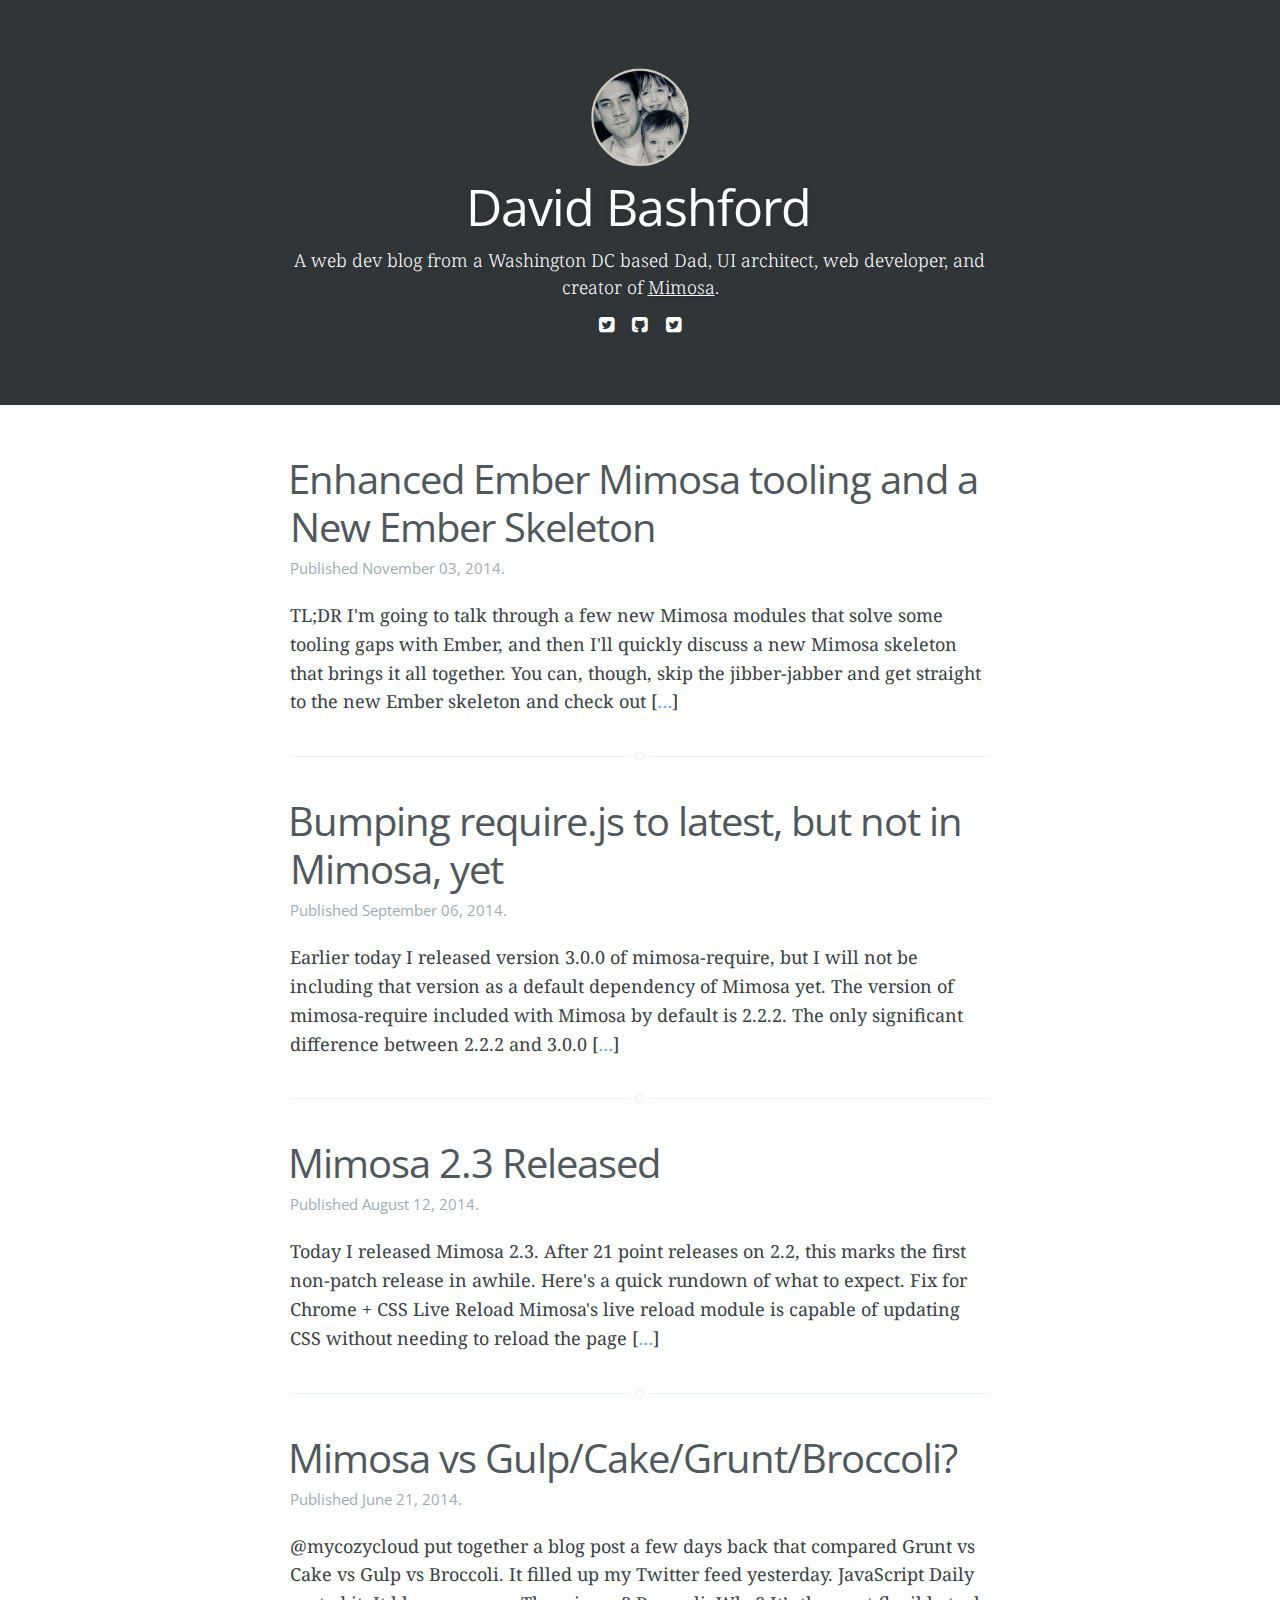
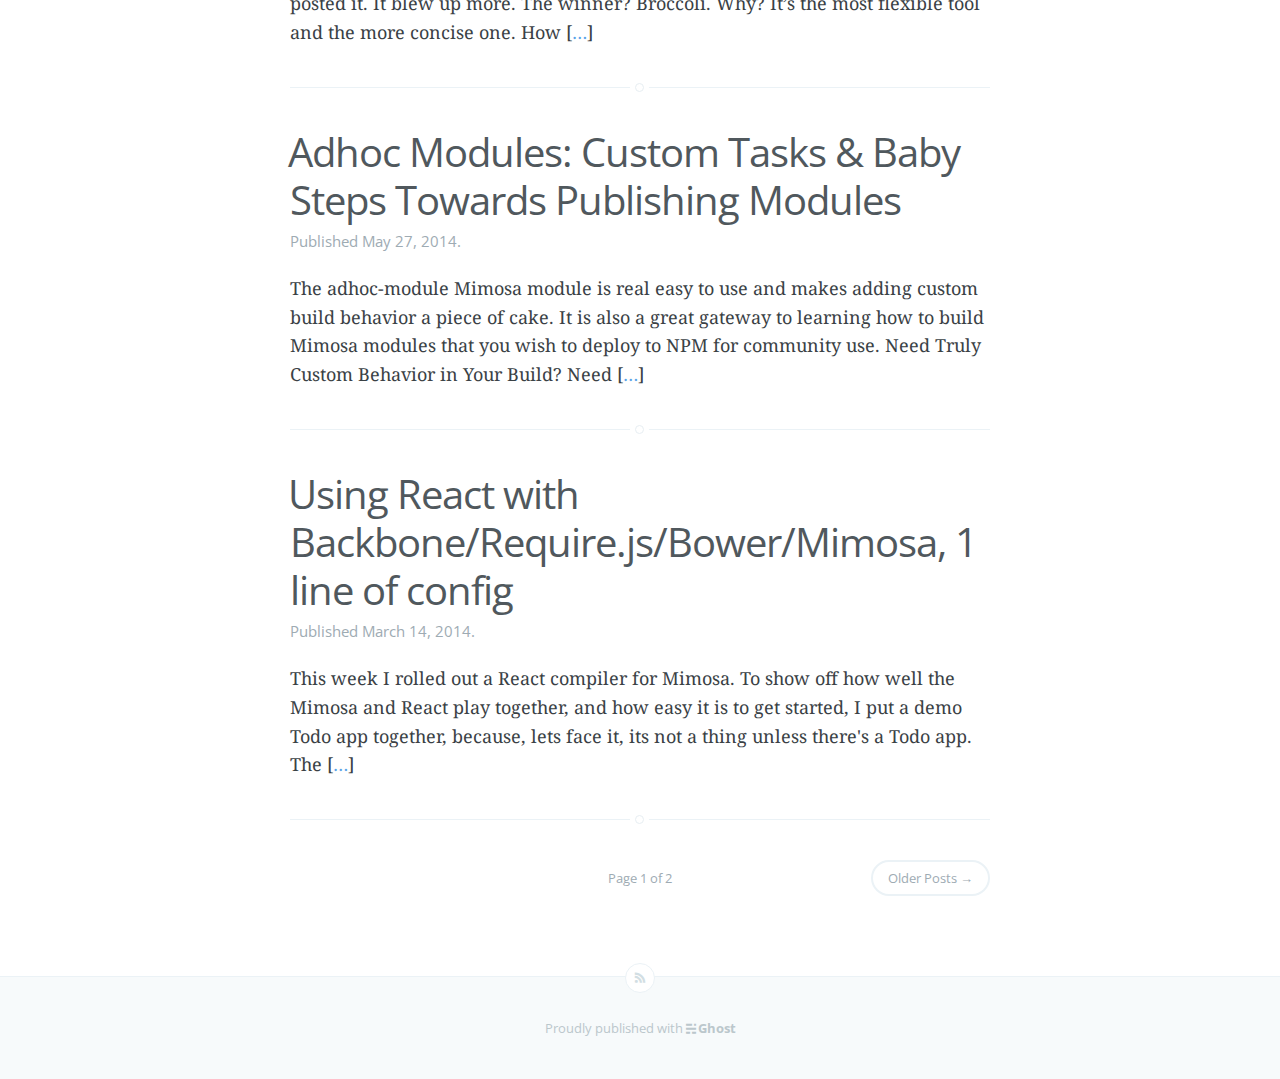
<file: index.html>
<!DOCTYPE html>
<html>
<head>
    
    <meta charset="utf-8" />
    <meta http-equiv="X-UA-Compatible" content="IE=edge" />

    
    <title>David Bashford | DC-based web developer</title>
    <meta name="description" content="Washington DC based Dad, UI architect, web developer and open source enthusiast. Creator of Mimosa." />

    <meta name="HandheldFriendly" content="True" />
    <meta name="MobileOptimized" content="320" />
    <meta name="viewport" content="width=device-width, initial-scale=1.0" />

    <link rel="shortcut icon" href="favicon.ico">

    
    <link rel="stylesheet" type="text/css" href="assets/css/screen.css?v=f273766f7b" />
    <link rel="stylesheet" type="text/css" href="assets/font-awesome-4.0.3/css/font-awesome.min.css?v=f273766f7b" />
    <link rel="stylesheet" type="text/css" href="http://fonts.googleapis.com/css?family=Noto+Serif:400,700,400italic|Open+Sans:700,400" />


    
    <meta name="generator" content="Ghost 0.4" />
<link rel="alternate" type="application/rss+xml" title="David Bashford" href="rss/index.html">
<link rel="canonical" href="index.html" />
</head>
<body class="home-template">

    

    
    




<header class="site-head" >

    
    <div class="vertical">
        <div class="site-head-content inner">
            <a class="blog-logo" href="index.html"><img src="content/images/2014/Jan/dbashford_avatar.png" alt="Blog Logo" /></a>
            <h1 class="blog-title">David Bashford</h1>
            <h2 class="blog-description">A web dev blog from a Washington DC based Dad, UI architect, web developer, and creator of <a href="http://mimosa.io">Mimosa</a>.</h2>
	          <div class="blog-description"><a href="http://www.twitter.com/dkbashford/" style="text-decoration:none;"><i class="fa fa-twitter-square fa-fw"></i></a>&nbsp;&nbsp;<a href="https://github.com/dbashford"><i class="fa fa-github-square fa-fw"></i></a>&nbsp;&nbsp;<a href="http://www.twitter.com/mimosajs/" style="text-decoration:none;"><i class="fa fa-twitter-square fa-fw"></i></a>
        </div>
    </div>
</header>



<main class="content" role="main">

    
    

    <article class="post">
        <header class="post-header">
            <h2 class="post-title"><a href="enhanced-ember-mimosa-tooling-and-a-new-ember-skeleton/index.html">Enhanced Ember Mimosa tooling and a New Ember Skeleton</a></h2>
            <span class="post-meta">Published <time datetime="2014-11-03">November 03, 2014</time>. </span>
        </header>
        <section class="post-excerpt">
            <p>TL;DR I'm going to talk through a few new Mimosa modules that solve some tooling gaps with Ember, and then I'll quickly discuss a new Mimosa skeleton that brings it all together.  You can, though, skip the jibber-jabber and get straight to the new Ember skeleton and check out [<a href="enhanced-ember-mimosa-tooling-and-a-new-ember-skeleton/index.html" class="readMore">&hellip;</a>]</p>
        </section>
	</article>

    

    <article class="post">
        <header class="post-header">
            <h2 class="post-title"><a href="bumping-require-js-but-not-for-mimosa-yet/index.html">Bumping require.js to latest, but not in Mimosa, yet</a></h2>
            <span class="post-meta">Published <time datetime="2014-09-06">September 06, 2014</time>. </span>
        </header>
        <section class="post-excerpt">
            <p>Earlier today I released version 3.0.0 of mimosa-require, but I will not be including that version as a default dependency of Mimosa yet. The version of mimosa-require included with Mimosa by default is 2.2.2. The only significant difference between 2.2.2 and 3.0.0 [<a href="bumping-require-js-but-not-for-mimosa-yet/index.html" class="readMore">&hellip;</a>]</p>
        </section>
	</article>

    

    <article class="post">
        <header class="post-header">
            <h2 class="post-title"><a href="mimosa-2-3-released/index.html">Mimosa 2.3 Released</a></h2>
            <span class="post-meta">Published <time datetime="2014-08-12">August 12, 2014</time>. </span>
        </header>
        <section class="post-excerpt">
            <p>Today I released Mimosa 2.3.  After 21 point releases on 2.2, this marks the first non-patch release in awhile.  Here's a quick rundown of what to expect. Fix for Chrome + CSS Live Reload Mimosa's live reload module is capable of updating CSS without needing to reload the page [<a href="mimosa-2-3-released/index.html" class="readMore">&hellip;</a>]</p>
        </section>
	</article>

    

    <article class="post">
        <header class="post-header">
            <h2 class="post-title"><a href="mimosa-vs-the-others/index.html">Mimosa vs Gulp/Cake/Grunt/Broccoli?</a></h2>
            <span class="post-meta">Published <time datetime="2014-06-21">June 21, 2014</time>. </span>
        </header>
        <section class="post-excerpt">
            <p>@mycozycloud put together a blog post a few days back that compared Grunt vs Cake vs Gulp vs Broccoli.  It filled up my Twitter feed yesterday.  JavaScript Daily posted it.  It blew up more. The winner? Broccoli. Why?   It’s the most flexible tool and the more concise one. How [<a href="mimosa-vs-the-others/index.html" class="readMore">&hellip;</a>]</p>
        </section>
	</article>

    

    <article class="post">
        <header class="post-header">
            <h2 class="post-title"><a href="adhoc-modules/index.html">Adhoc Modules: Custom Tasks & Baby Steps Towards Publishing Modules</a></h2>
            <span class="post-meta">Published <time datetime="2014-05-27">May 27, 2014</time>. </span>
        </header>
        <section class="post-excerpt">
            <p>The adhoc-module Mimosa module is real easy to use and makes adding custom build behavior a piece of cake.  It is also a great gateway to learning how to build Mimosa modules that you wish to deploy to NPM for community use. Need Truly Custom Behavior in Your Build? Need [<a href="adhoc-modules/index.html" class="readMore">&hellip;</a>]</p>
        </section>
	</article>

    

    <article class="post">
        <header class="post-header">
            <h2 class="post-title"><a href="using-react-with-backbonerequire-jsbowermimosa-1-line-of-config/index.html">Using React with Backbone/Require.js/Bower/Mimosa, 1 line of config</a></h2>
            <span class="post-meta">Published <time datetime="2014-03-14">March 14, 2014</time>. </span>
        </header>
        <section class="post-excerpt">
            <p>This week I rolled out a React compiler for Mimosa. To show off how well the Mimosa and React play together, and how easy it is to get started, I put a demo Todo app together, because, lets face it, its not a thing unless there's a Todo app. The [<a href="using-react-with-backbonerequire-jsbowermimosa-1-line-of-config/index.html" class="readMore">&hellip;</a>]</p>
        </section>
	</article>

    

    
    <nav class="pagination" role="navigation">
    
    <span class="page-number">Page 1 of 2</span>
    
        <a class="older-posts" href="page/2/index.html">Older Posts &rarr;</a>
    
</nav>

</main>


    <footer class="site-footer">
        <a class="subscribe icon-feed" href="rss/index.html"><span class="tooltip">Subscribe!</span></a>
        <div class="inner">
             <section class="poweredby">Proudly published with <a class="icon-ghost" href="http://ghost.org">Ghost</a></section>
        </div>
    </footer>

    
    <script src="shared/vendor/jquery/jquery.js?v=f273766f7b"></script>


    <script type="text/javascript" src="assets/js/jquery-1.9.1.min.js?v=f273766f7b"></script>

    

    <script type="text/javascript" src="assets/js/jquery.fitvids.js?v=f273766f7b"></script>
    <script type="text/javascript" src="assets/js/index.js?v=f273766f7b"></script>

    <script type="text/javascript">

      var _gaq = _gaq || [];
      _gaq.push(['_setAccount', 'UA-47434157-1']);
      _gaq.push(['_trackPageview']);

      (function() {
        var ga = document.createElement('script'); ga.type = 'text/javascript'; ga.async = true;
        ga.src = ('https:' == document.location.protocol ? 'https://ssl' : 'http://www') + '.google-analytics.com/ga.js';
        var s = document.getElementsByTagName('script')[0]; s.parentNode.insertBefore(ga, s);
      })();

    </script>

</body>
</html>
</file>
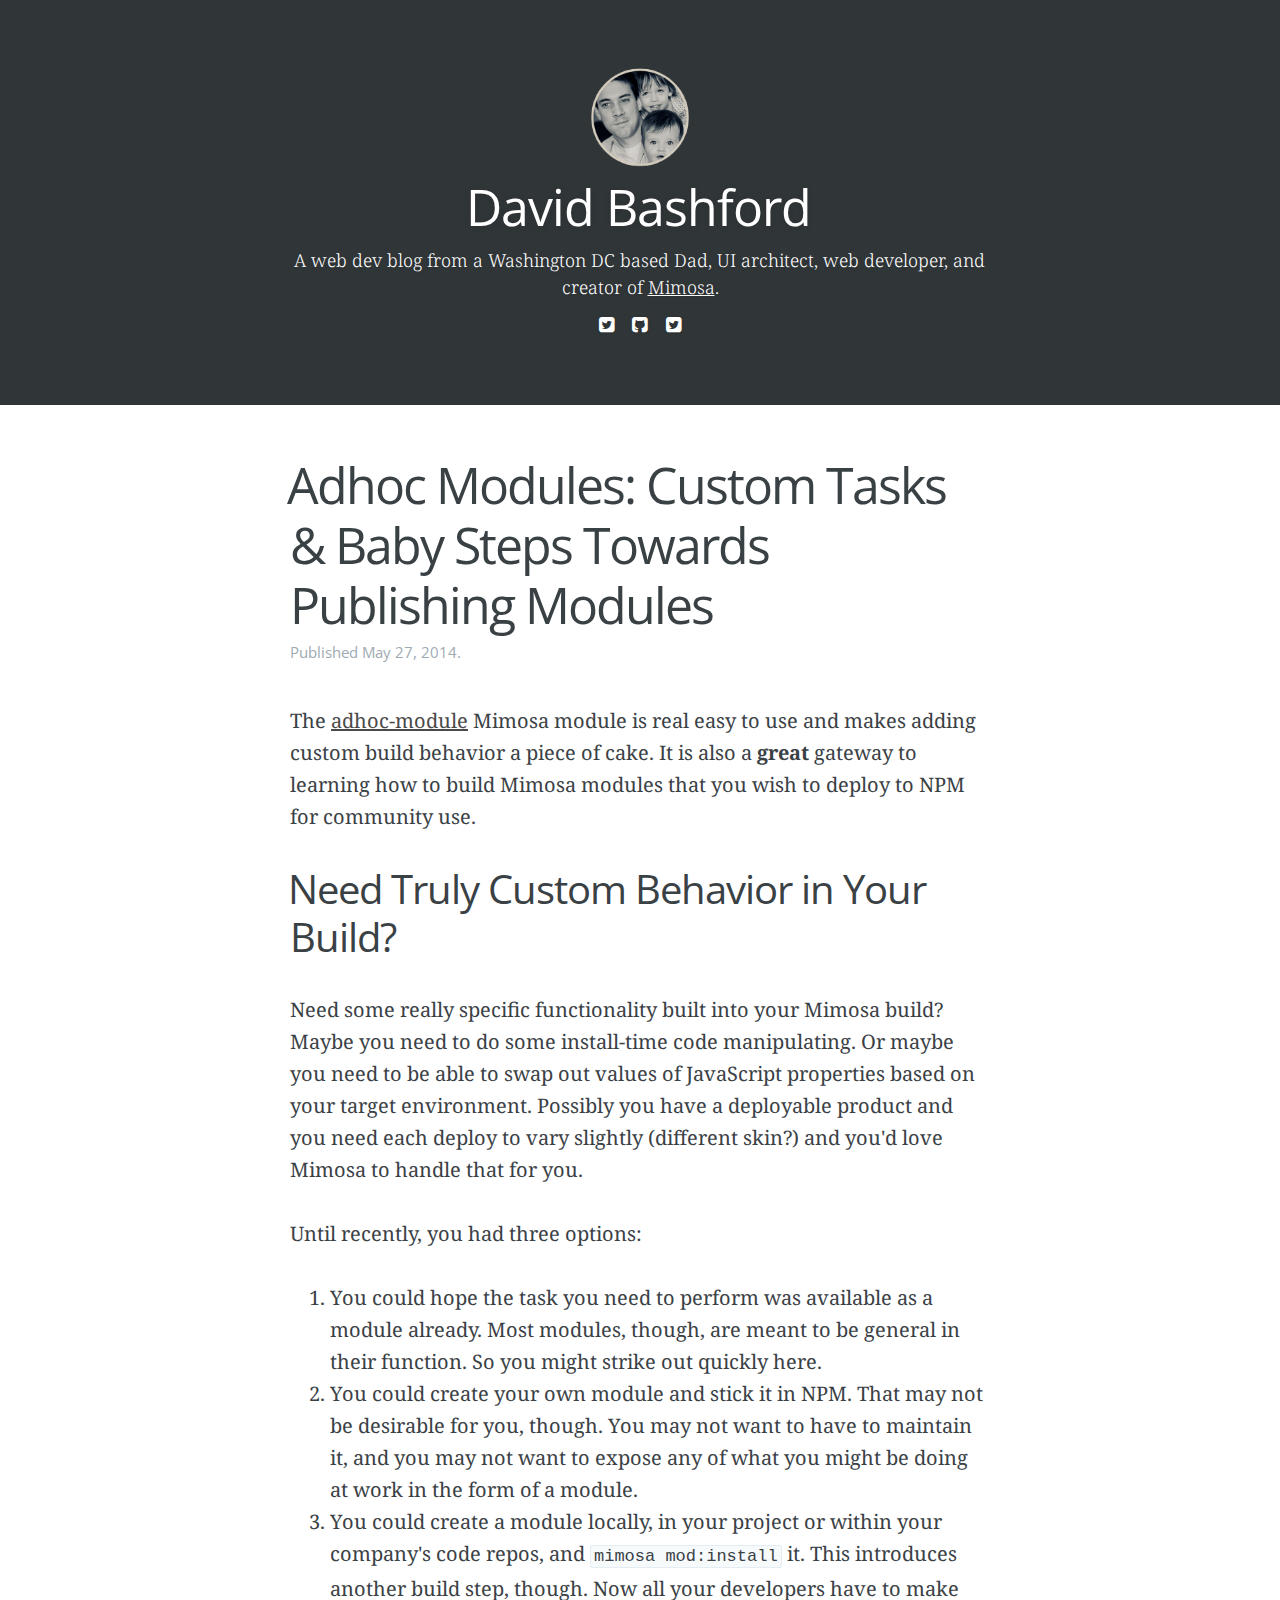
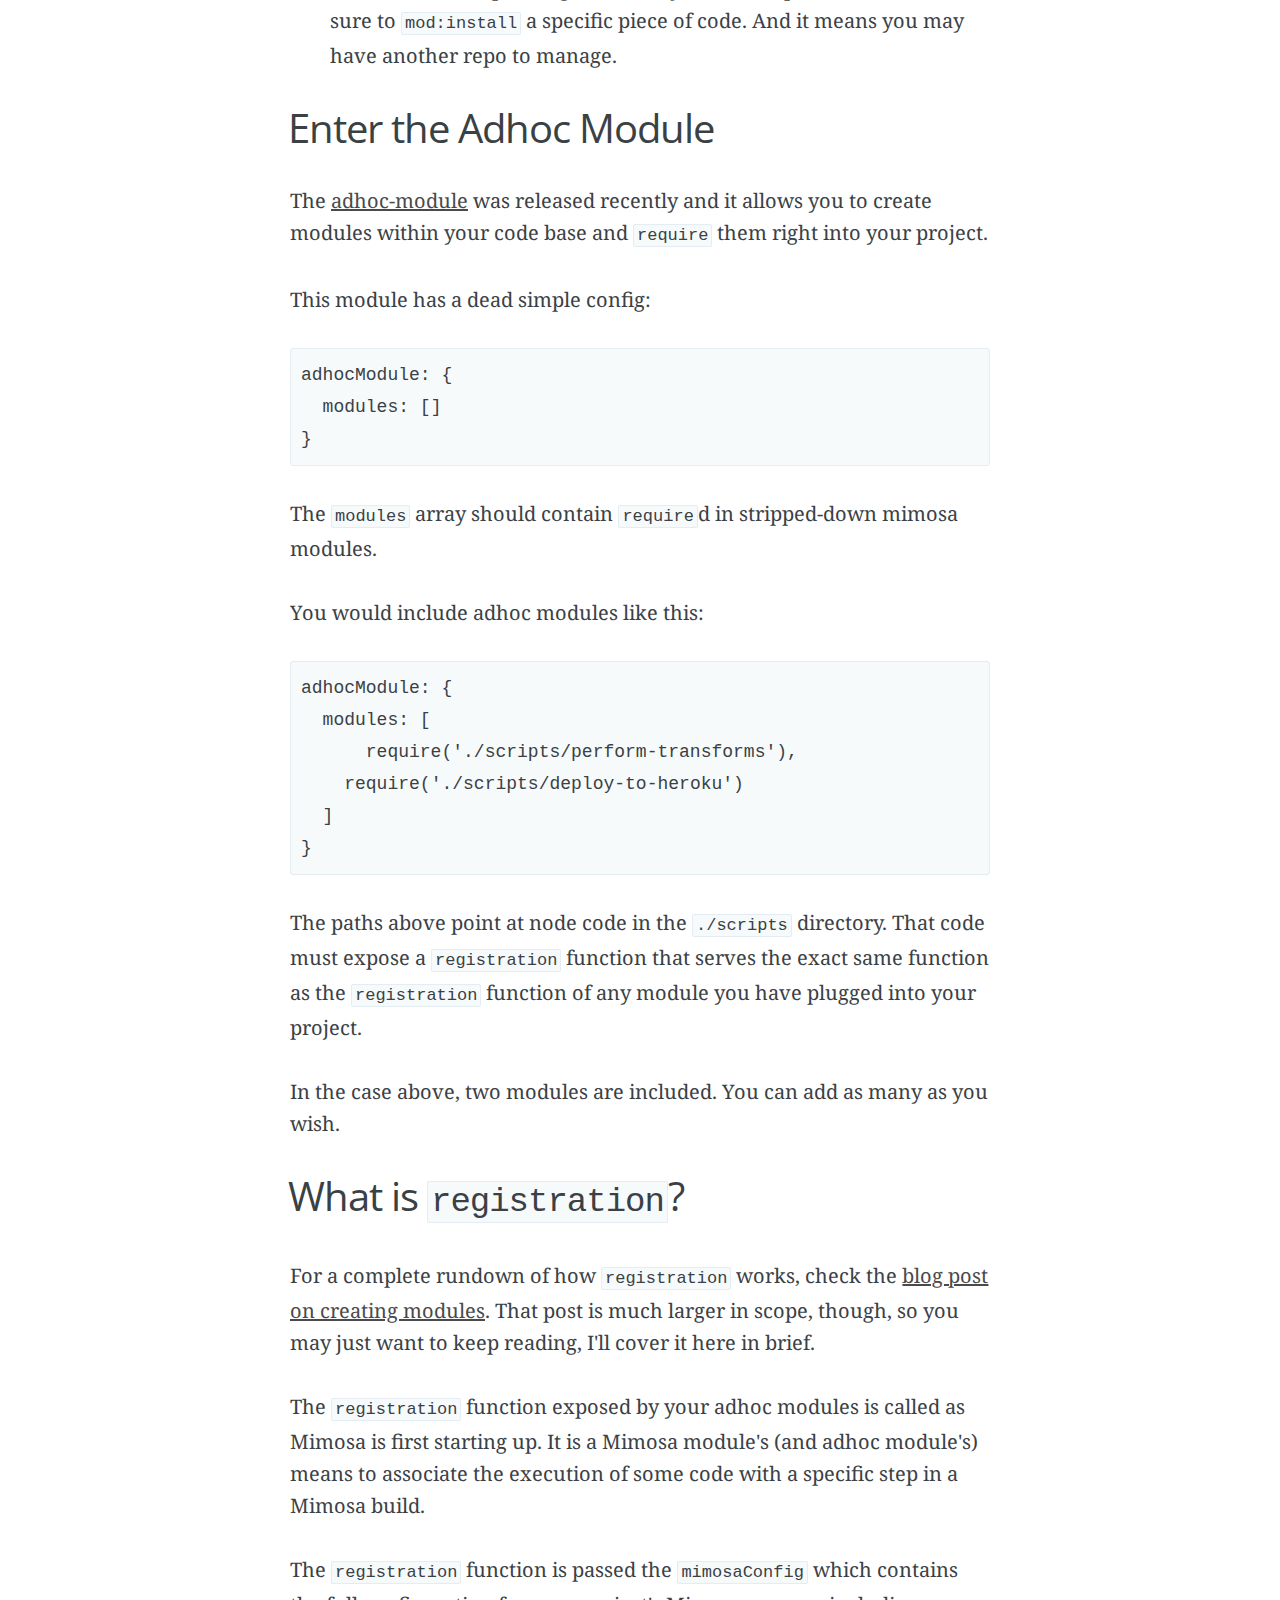
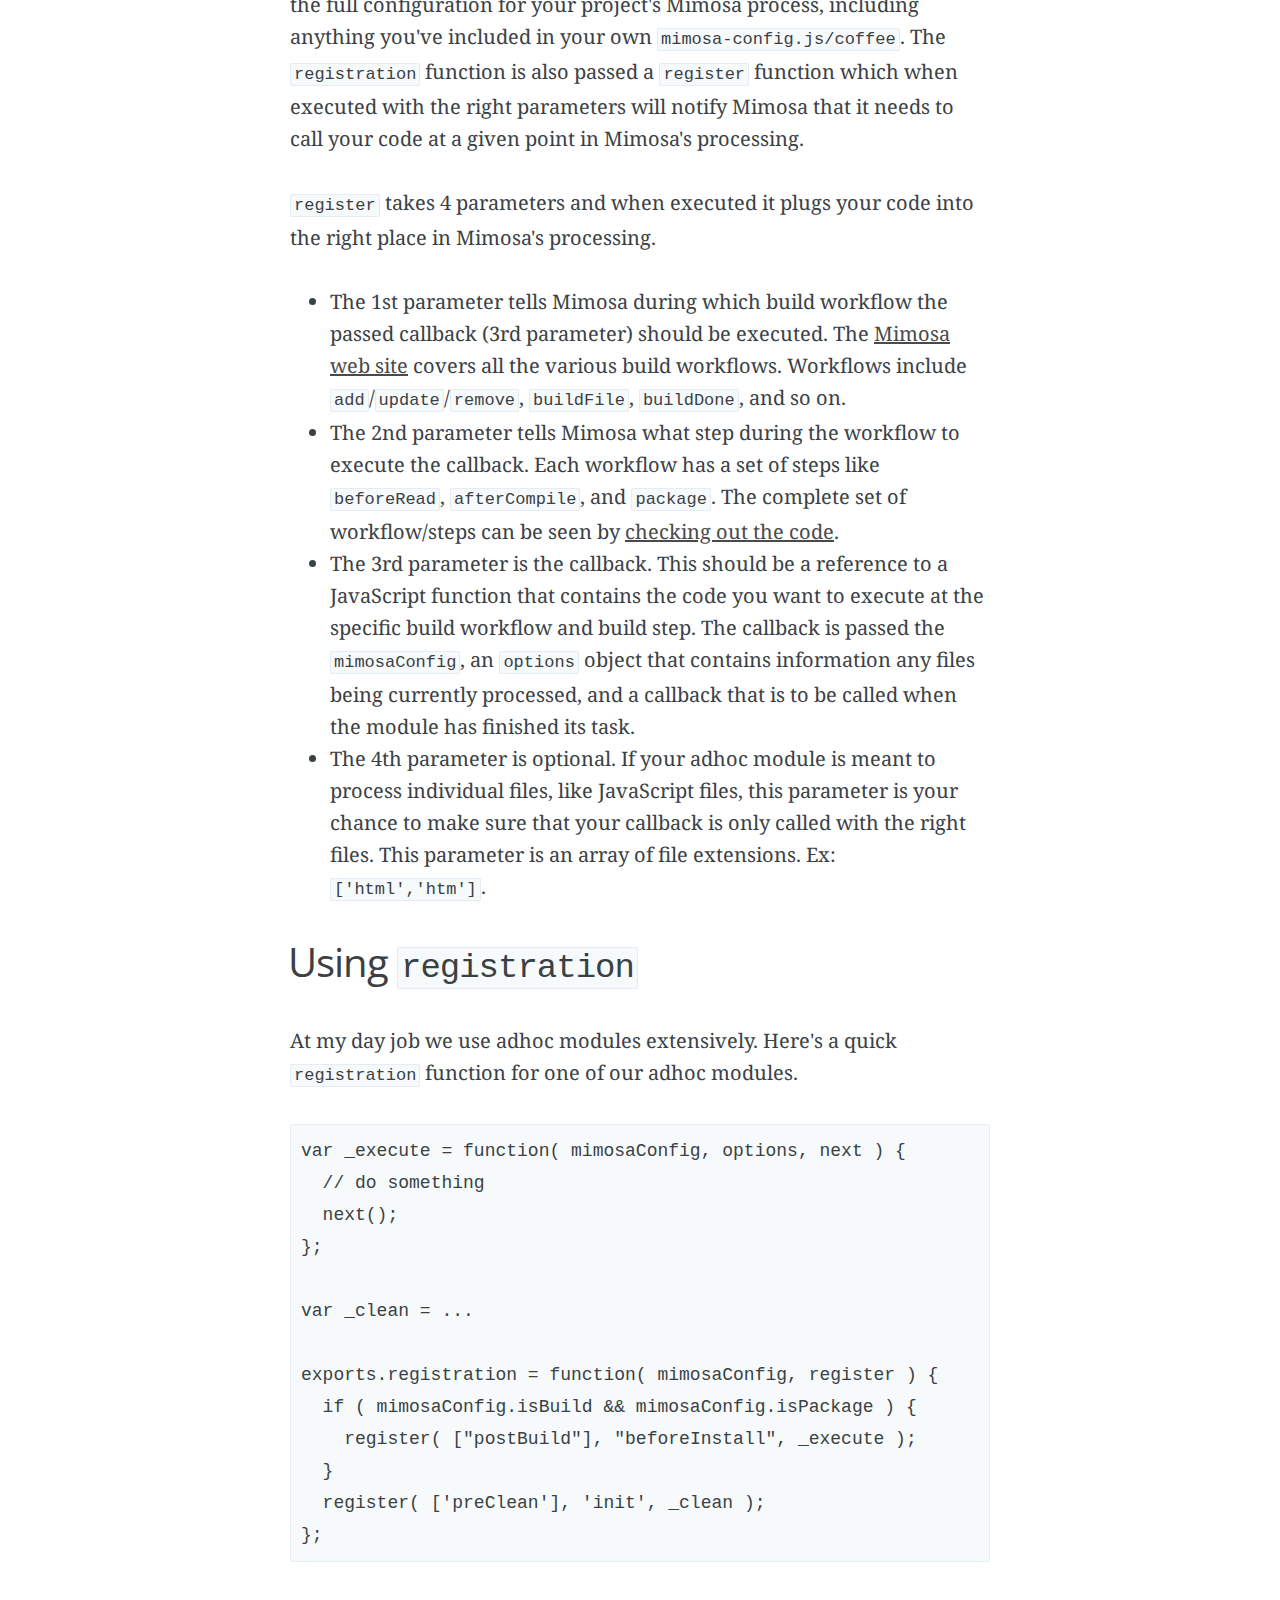
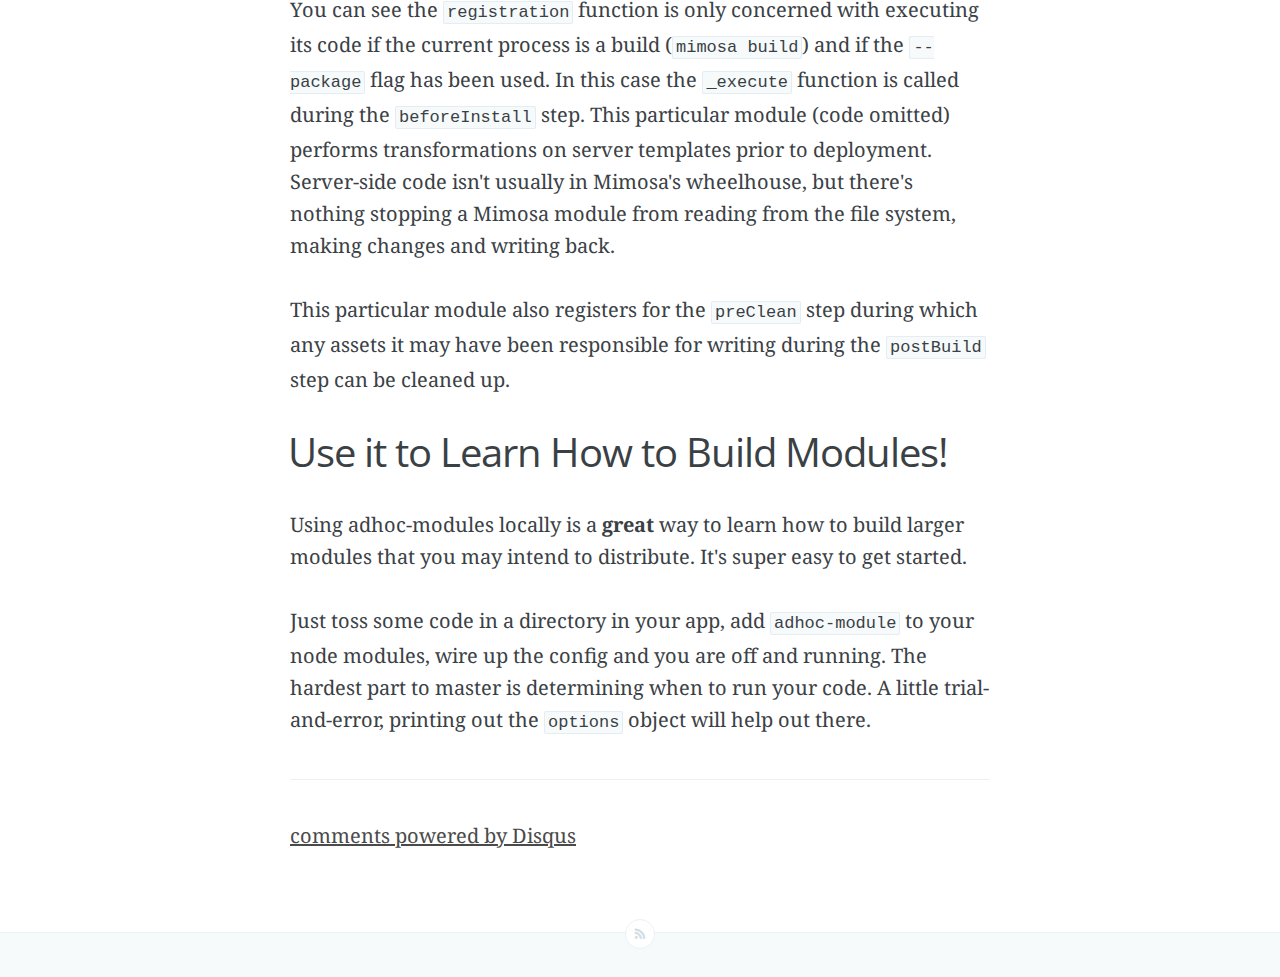
<file: adhoc-modules/index.html>
<!DOCTYPE html>
<html>
<head>
    
    <meta charset="utf-8" />
    <meta http-equiv="X-UA-Compatible" content="IE=edge" />

    
    <title>Adhoc Modules: Custom Tasks & Baby Steps Towards Publishing Modules | DC-based web developer</title>
    <meta name="description" content="Washington DC based Dad, UI architect, web developer and open source enthusiast. Creator of Mimosa." />

    <meta name="HandheldFriendly" content="True" />
    <meta name="MobileOptimized" content="320" />
    <meta name="viewport" content="width=device-width, initial-scale=1.0" />

    <link rel="shortcut icon" href="../favicon.ico">

    
    <link rel="stylesheet" type="text/css" href="../assets/css/screen.css?v=f273766f7b" />
    <link rel="stylesheet" type="text/css" href="../assets/font-awesome-4.0.3/css/font-awesome.min.css?v=f273766f7b" />
    <link rel="stylesheet" type="text/css" href="http://fonts.googleapis.com/css?family=Noto+Serif:400,700,400italic|Open+Sans:700,400" />


    
    <meta name="generator" content="Ghost 0.4" />
<link rel="alternate" type="application/rss+xml" title="David Bashford" href="../rss/index.html">
<link rel="canonical" href="index.html" />
</head>
<body class="post-template">

    

    
    



    <header class="site-head" >

        
        <div class="vertical">
            <div class="site-head-content inner">
                <a class="blog-logo" href="../index.html"><img src="../content/images/2014/Jan/dbashford_avatar.png" alt="Blog Logo" /></a>
                <h1 class="blog-title">David Bashford</h1>
                <h2 class="blog-description">A web dev blog from a Washington DC based Dad, UI architect, web developer, and creator of <a href="http://mimosa.io">Mimosa</a>.</h2>
    	          <div class="blog-description"><a href="http://www.twitter.com/dkbashford/" style="text-decoration:none;"><i class="fa fa-twitter-square fa-fw"></i></a>&nbsp;&nbsp;<a href="https://github.com/dbashford"><i class="fa fa-github-square fa-fw"></i></a>&nbsp;&nbsp;<a href="http://www.twitter.com/mimosajs/" style="text-decoration:none;"><i class="fa fa-twitter-square fa-fw"></i></a>
            </div>
        </div>
    </header>

 
<main class="content" role="main">

    <article class="post">

        



        
        

            <h1 class="post-title">Adhoc Modules: Custom Tasks & Baby Steps Towards Publishing Modules</h1>
            <span class="post-meta">Published <time datetime="2014-05-27">May 27, 2014</time>. </span>
            <section class="post-content">
                <p>The <a href="https://github.com/dbashford/mimosa-adhoc-module">adhoc-module</a> Mimosa module is real easy to use and makes adding custom build behavior a piece of cake.  It is also a <strong>great</strong> gateway to learning how to build Mimosa modules that you wish to deploy to NPM for community use.</p>

<h2 id="needtrulycustombehaviorinyourbuild">Need Truly Custom Behavior in Your Build?</h2>

<p>Need some really specific functionality built into your Mimosa build?  Maybe you need to do some install-time code manipulating.  Or maybe you need to be able to swap out values of JavaScript properties based on your target environment.  Possibly you have a deployable product and you need each deploy to vary slightly (different skin?) and you'd love Mimosa to handle that for you.</p>

<p>Until recently, you had three options:</p>

<ol>
<li>You could hope the task you need to perform was available as a module already.  Most modules, though, are meant to be general in their function.  So you might strike out quickly here.  </li>
<li>You could create your own module and stick it in NPM. That may not be desirable for you, though.  You may not want to have to maintain it, and you may not want to expose any of what you might be doing at work in the form of a module.  </li>
<li>You could create a module locally, in your project or within your company's code repos, and <code>mimosa mod:install</code> it.  This introduces another build step, though.  Now all your developers have to make sure to <code>mod:install</code> a specific piece of code.  And it means you may have another repo to manage.</li>
</ol>

<h2 id="entertheadhocmodule">Enter the Adhoc Module</h2>

<p>The <a href="https://github.com/dbashford/mimosa-adhoc-module">adhoc-module</a> was released recently and it allows you to create modules within your code base and <code>require</code> them right into your project.</p>

<p>This module has a dead simple config:</p>

<pre><code>adhocModule: {  
  modules: []
}
</code></pre>

<p>The <code>modules</code> array should contain <code>require</code>d in stripped-down mimosa modules. </p>

<p>You would include adhoc modules like this:</p>

<pre><code>adhocModule: {  
  modules: [
      require('./scripts/perform-transforms'),
    require('./scripts/deploy-to-heroku')
  ]
}
</code></pre>

<p>The paths above point at node code in the <code>./scripts</code> directory. That code must expose a <code>registration</code> function that serves the exact same function as the <code>registration</code> function of any module you have plugged into your project.</p>

<p>In the case above, two modules are included. You can add as many as you wish.</p>

<h2 id="whatisregistration">What is <code>registration</code>?</h2>

<p>For a complete rundown of how <code>registration</code> works, check the <a href="http://dbashford.github.io/making-a-mimosa-module/index.html">blog post on creating modules</a>. That post is much larger in scope, though, so you may just want to keep reading, I'll cover it here in brief.</p>

<p>The <code>registration</code> function exposed by your adhoc modules is called as Mimosa is first starting up.  It is a Mimosa module's (and adhoc module's) means to associate the execution of some code with a specific step in a Mimosa build.</p>

<p>The <code>registration</code> function is passed the <code>mimosaConfig</code> which contains the full configuration for your project's Mimosa process, including anything you've included in your own <code>mimosa-config.js/coffee</code>.  The <code>registration</code> function is also passed a <code>register</code> function which when executed with the right parameters will notify Mimosa that it needs to call your code at a given point in Mimosa's processing.</p>

<p><code>register</code> takes 4 parameters and when executed it plugs your code into the right place in Mimosa's processing.</p>

<ul>
<li>The 1st parameter tells Mimosa during which build workflow the passed callback (3rd parameter) should be executed.  The <a href="http://mimosa.io/modules.html#create">Mimosa web site</a> covers all the various build workflows. Workflows include <code>add</code>/<code>update</code>/<code>remove</code>, <code>buildFile</code>, <code>buildDone</code>, and so on.</li>
<li>The 2nd parameter tells Mimosa what step during the workflow to execute the callback.  Each workflow has a set of steps like <code>beforeRead</code>, <code>afterCompile</code>, and <code>package</code>. The complete set of workflow/steps can be seen by <a href="https://github.com/dbashford/mimosa/blob/master/src/util/workflow.coffee#L19-L30">checking out the code</a>.</li>
<li>The 3rd parameter is the callback.  This should be a reference to a JavaScript function that contains the code you want to execute at the specific build workflow and build step.  The callback is passed the <code>mimosaConfig</code>, an <code>options</code> object that contains information any files being currently processed, and a callback that is to be called when the module has finished its task.</li>
<li>The 4th parameter is optional.  If your adhoc module is meant to process individual files, like JavaScript files, this parameter is your chance to make sure that your callback is only called with the right files.  This parameter is an array of file extensions.  Ex: <code>['html','htm']</code>.</li>
</ul>

<h2 id="usingregistration">Using <code>registration</code></h2>

<p>At my day job we use adhoc modules extensively. Here's a quick <code>registration</code> function for one of our adhoc modules.</p>

<pre><code>var _execute = function( mimosaConfig, options, next ) {  
  // do something
  next();
};

var _clean = ...

exports.registration = function( mimosaConfig, register ) {  
  if ( mimosaConfig.isBuild &amp;&amp; mimosaConfig.isPackage ) {
    register( ["postBuild"], "beforeInstall", _execute );
  }
  register( ['preClean'], 'init', _clean );
};
</code></pre>

<p>You can see the <code>registration</code> function is only concerned with executing its code if the current process is a build (<code>mimosa build</code>) and if the <code>--package</code> flag has been used. In this case the <code>_execute</code> function is called during the <code>beforeInstall</code> step. This particular module (code omitted) performs transformations on server templates prior to deployment. Server-side code isn't usually in Mimosa's wheelhouse, but there's nothing stopping a Mimosa module from reading from the file system, making changes and writing back.</p>

<p>This particular module also registers for the <code>preClean</code> step during which any assets it may have been responsible for writing during the <code>postBuild</code> step can be cleaned up.</p>

<h2 id="useittolearnhowtobuildmodules">Use it to Learn How to Build Modules!</h2>

<p>Using adhoc-modules locally is a <strong>great</strong> way to learn how to build larger modules that you may intend to distribute. It's super easy to get started.</p>

<p>Just toss some code in a directory in your app, add <code>adhoc-module</code> to your node modules, wire up the config and you are off and running.  The hardest part to master is determining when to run your code. A little trial-and-error, printing out the <code>options</code> object will help out there.</p>
            </section>
            <footer class="post-footer">

            </footer>

        

        <div id="disqus_thread"></div>
         <script type="text/javascript">
             var disqus_shortname = 'dbashford'; // required: replace example with your forum shortname
             var disqus_identifier = '8'; // make sure to use the post.id as an identifier, otherwise disqus will use the pages url per default, which might be problematic...

             /* * * DON'T EDIT BELOW THIS LINE * * */
             (function() {
                 var dsq = document.createElement('script'); dsq.type = 'text/javascript'; dsq.async = true;
                 dsq.src = '//' + disqus_shortname + '.disqus.com/embed.js';
                 (document.getElementsByTagName('head')[0] || document.getElementsByTagName('body')[0]).appendChild(dsq);
             })();
         </script>
         <noscript>Please enable JavaScript to view the <a href="http://disqus.com/?ref_noscript">comments powered by Disqus.</a></noscript>
         <a href="http://disqus.com" class="dsq-brlink">comments powered by <span class="logo-disqus">Disqus</span></a>


    </article>

</main>


    <footer class="site-footer">
        <a class="subscribe icon-feed" href="../rss/index.html"><span class="tooltip">Subscribe!</span></a>
        <div class="inner">
             <section class="poweredby">Proudly published with <a class="icon-ghost" href="http://ghost.org">Ghost</a></section>
        </div>
    </footer>

    
    <script src="../shared/vendor/jquery/jquery.js?v=f273766f7b"></script>


    <script type="text/javascript" src="../assets/js/jquery-1.9.1.min.js?v=f273766f7b"></script>

    

    <script type="text/javascript" src="../assets/js/jquery.fitvids.js?v=f273766f7b"></script>
    <script type="text/javascript" src="../assets/js/index.js?v=f273766f7b"></script>

    <script type="text/javascript">

      var _gaq = _gaq || [];
      _gaq.push(['_setAccount', 'UA-47434157-1']);
      _gaq.push(['_trackPageview']);

      (function() {
        var ga = document.createElement('script'); ga.type = 'text/javascript'; ga.async = true;
        ga.src = ('https:' == document.location.protocol ? 'https://ssl' : 'http://www') + '.google-analytics.com/ga.js';
        var s = document.getElementsByTagName('script')[0]; s.parentNode.insertBefore(ga, s);
      })();

    </script>

</body>
</html>
</file>
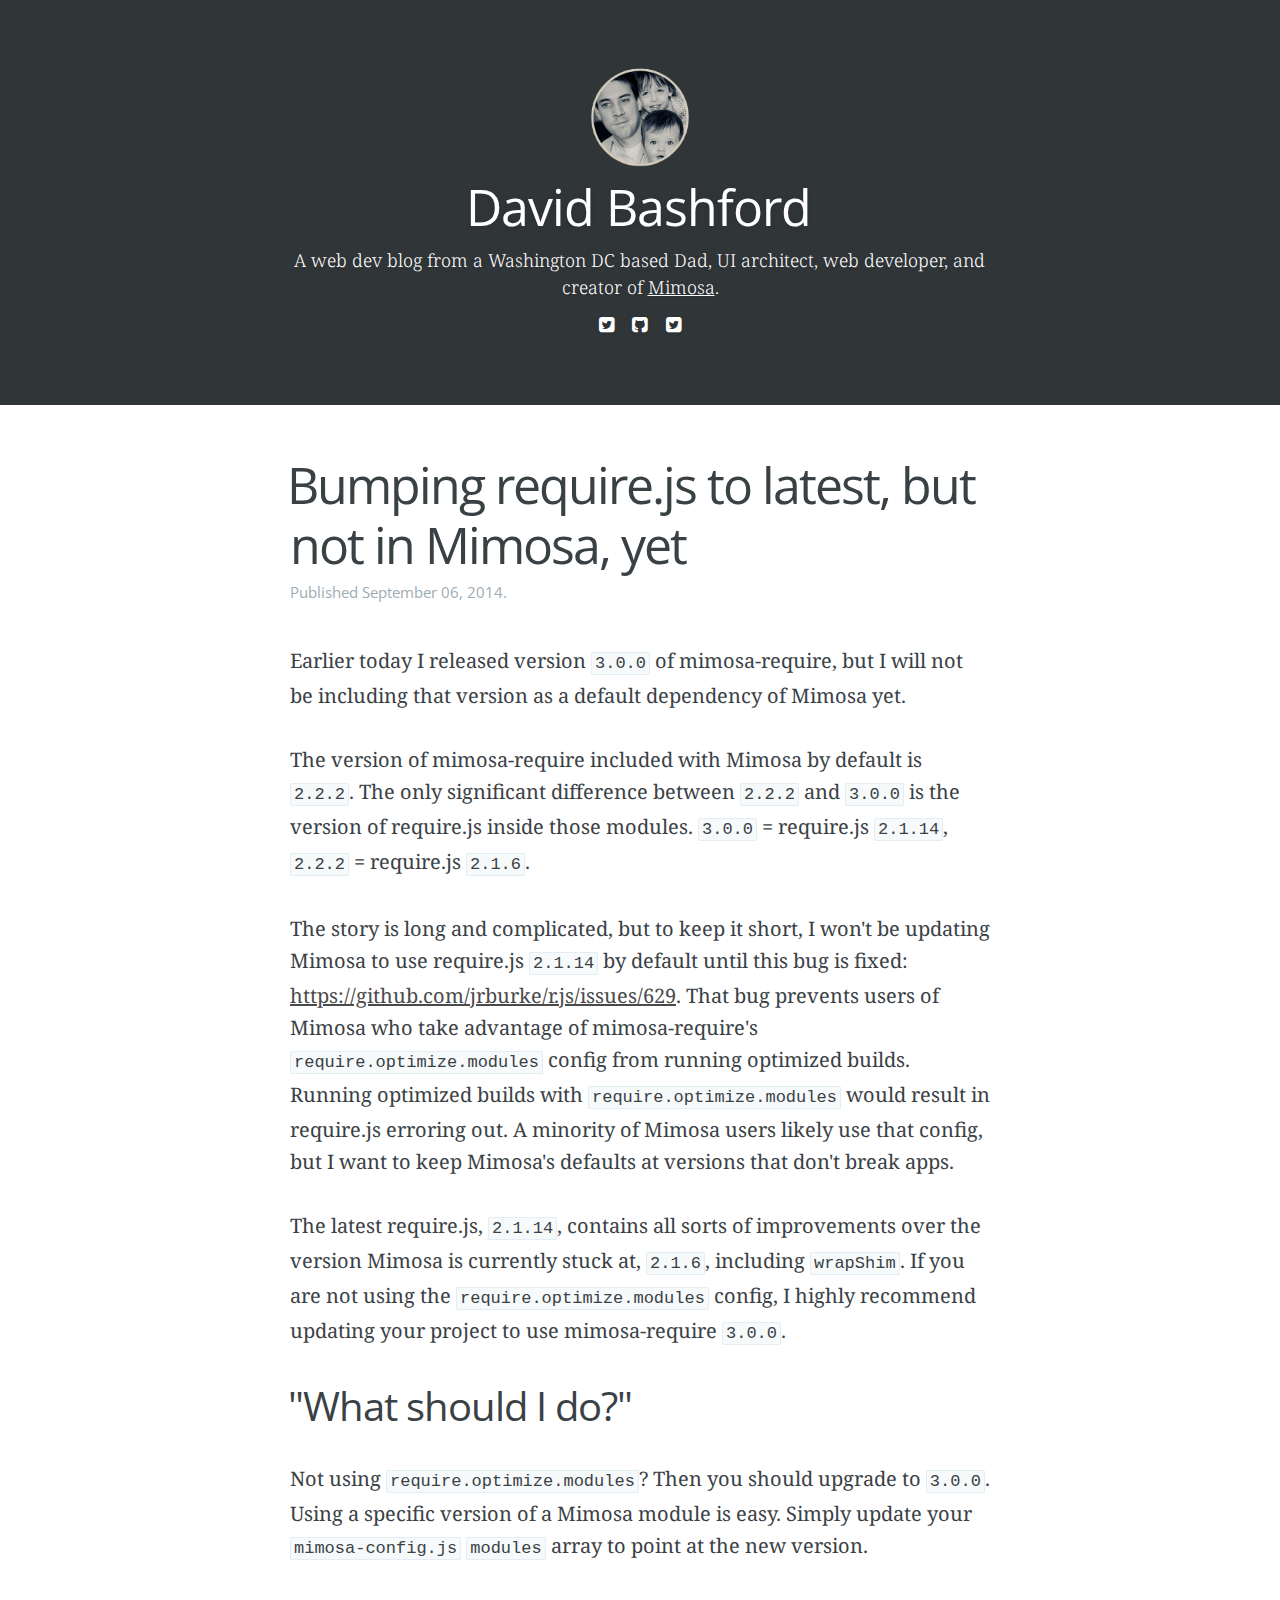
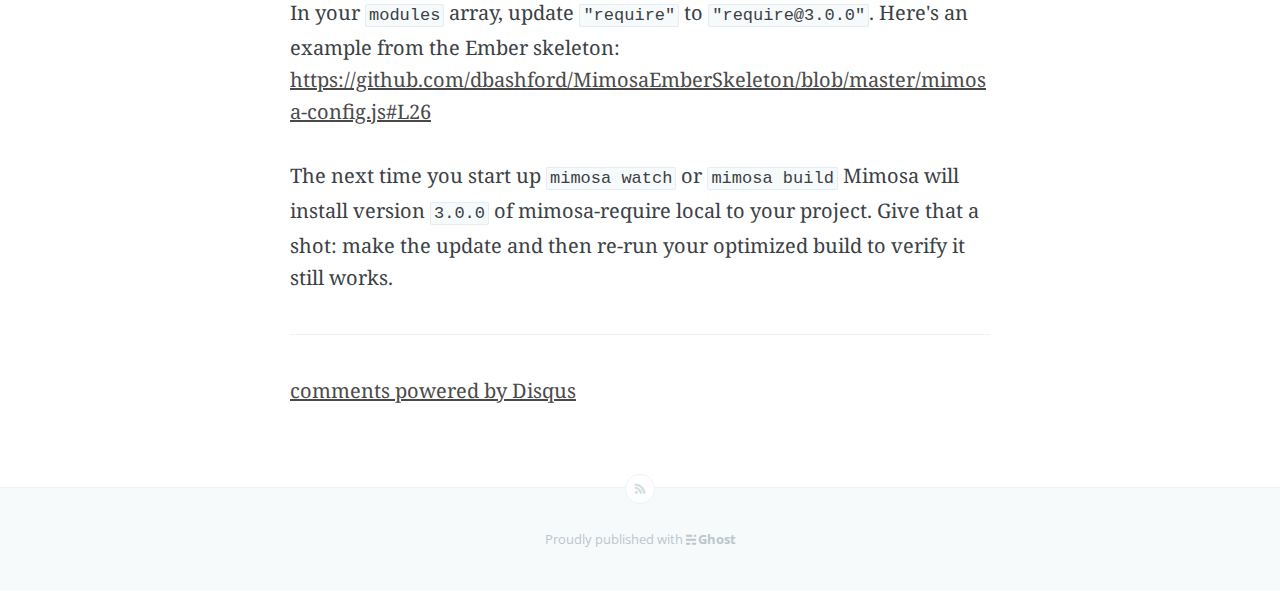
<file: bumping-require-js-but-not-for-mimosa-yet/index.html>
<!DOCTYPE html>
<html>
<head>
    
    <meta charset="utf-8" />
    <meta http-equiv="X-UA-Compatible" content="IE=edge" />

    
    <title>Bumping require.js to latest, but not in Mimosa, yet | DC-based web developer</title>
    <meta name="description" content="Washington DC based Dad, UI architect, web developer and open source enthusiast. Creator of Mimosa." />

    <meta name="HandheldFriendly" content="True" />
    <meta name="MobileOptimized" content="320" />
    <meta name="viewport" content="width=device-width, initial-scale=1.0" />

    <link rel="shortcut icon" href="../favicon.ico">

    
    <link rel="stylesheet" type="text/css" href="../assets/css/screen.css?v=f273766f7b" />
    <link rel="stylesheet" type="text/css" href="../assets/font-awesome-4.0.3/css/font-awesome.min.css?v=f273766f7b" />
    <link rel="stylesheet" type="text/css" href="http://fonts.googleapis.com/css?family=Noto+Serif:400,700,400italic|Open+Sans:700,400" />


    
    <meta name="generator" content="Ghost 0.4" />
<link rel="alternate" type="application/rss+xml" title="David Bashford" href="../rss/index.html">
<link rel="canonical" href="index.html" />
</head>
<body class="post-template">

    

    
    



    <header class="site-head" >

        
        <div class="vertical">
            <div class="site-head-content inner">
                <a class="blog-logo" href="../index.html"><img src="../content/images/2014/Jan/dbashford_avatar.png" alt="Blog Logo" /></a>
                <h1 class="blog-title">David Bashford</h1>
                <h2 class="blog-description">A web dev blog from a Washington DC based Dad, UI architect, web developer, and creator of <a href="http://mimosa.io">Mimosa</a>.</h2>
    	          <div class="blog-description"><a href="http://www.twitter.com/dkbashford/" style="text-decoration:none;"><i class="fa fa-twitter-square fa-fw"></i></a>&nbsp;&nbsp;<a href="https://github.com/dbashford"><i class="fa fa-github-square fa-fw"></i></a>&nbsp;&nbsp;<a href="http://www.twitter.com/mimosajs/" style="text-decoration:none;"><i class="fa fa-twitter-square fa-fw"></i></a>
            </div>
        </div>
    </header>

 
<main class="content" role="main">

    <article class="post">

        



        
        

            <h1 class="post-title">Bumping require.js to latest, but not in Mimosa, yet</h1>
            <span class="post-meta">Published <time datetime="2014-09-06">September 06, 2014</time>. </span>
            <section class="post-content">
                <p>Earlier today I released version <code>3.0.0</code> of mimosa-require, but I will not be including that version as a default dependency of Mimosa yet.</p>

<p>The version of mimosa-require included with Mimosa by default is <code>2.2.2</code>. The only significant difference between <code>2.2.2</code> and <code>3.0.0</code> is the version of require.js inside those modules.  <code>3.0.0</code> = require.js <code>2.1.14</code>, <code>2.2.2</code> = require.js <code>2.1.6</code>.</p>

<p>The story is long and complicated, but to keep it short, I won't be updating Mimosa to use require.js <code>2.1.14</code> by default until this bug is fixed: <a href='https://github.com/jrburke/r.js/issues/629'>https://github.com/jrburke/r.js/issues/629</a>.  That bug prevents users of Mimosa who take advantage of mimosa-require's <code>require.optimize.modules</code> config from running optimized builds. Running optimized builds with <code>require.optimize.modules</code> would result in require.js erroring out. A minority of Mimosa users likely use that config, but I want to keep Mimosa's defaults at versions that don't break apps.</p>

<p>The latest require.js, <code>2.1.14</code>, contains all sorts of improvements over the version Mimosa is currently stuck at, <code>2.1.6</code>, including <code>wrapShim</code>.  If you are not using the <code>require.optimize.modules</code> config, I highly recommend updating your project to use mimosa-require <code>3.0.0</code>.</p>

<h2 id="whatshouldido">"What should I do?"</h2>

<p>Not using <code>require.optimize.modules</code>?  Then you should upgrade to <code>3.0.0</code>.  Using a specific version of a Mimosa module is easy.  Simply update your <code>mimosa-config.js</code> <code>modules</code> array to point at the new version.</p>

<p>In your <code>modules</code> array, update <code>"require"</code> to <code>"require@3.0.0"</code>.  Here's an example from the Ember skeleton: <a href='https://github.com/dbashford/MimosaEmberSkeleton/blob/master/mimosa-config.js#L26'>https://github.com/dbashford/MimosaEmberSkeleton/blob/master/mimosa-config.js#L26</a></p>

<p>The next time you start up <code>mimosa watch</code> or <code>mimosa build</code> Mimosa will install version <code>3.0.0</code> of mimosa-require local to your project. Give that a shot: make the update and then re-run your optimized build to verify it still works.</p>
            </section>
            <footer class="post-footer">

            </footer>

        

        <div id="disqus_thread"></div>
         <script type="text/javascript">
             var disqus_shortname = 'dbashford'; // required: replace example with your forum shortname
             var disqus_identifier = '12'; // make sure to use the post.id as an identifier, otherwise disqus will use the pages url per default, which might be problematic...

             /* * * DON'T EDIT BELOW THIS LINE * * */
             (function() {
                 var dsq = document.createElement('script'); dsq.type = 'text/javascript'; dsq.async = true;
                 dsq.src = '//' + disqus_shortname + '.disqus.com/embed.js';
                 (document.getElementsByTagName('head')[0] || document.getElementsByTagName('body')[0]).appendChild(dsq);
             })();
         </script>
         <noscript>Please enable JavaScript to view the <a href="http://disqus.com/?ref_noscript">comments powered by Disqus.</a></noscript>
         <a href="http://disqus.com" class="dsq-brlink">comments powered by <span class="logo-disqus">Disqus</span></a>


    </article>

</main>


    <footer class="site-footer">
        <a class="subscribe icon-feed" href="../rss/index.html"><span class="tooltip">Subscribe!</span></a>
        <div class="inner">
             <section class="poweredby">Proudly published with <a class="icon-ghost" href="http://ghost.org">Ghost</a></section>
        </div>
    </footer>

    
    <script src="../shared/vendor/jquery/jquery.js?v=f273766f7b"></script>


    <script type="text/javascript" src="../assets/js/jquery-1.9.1.min.js?v=f273766f7b"></script>

    

    <script type="text/javascript" src="../assets/js/jquery.fitvids.js?v=f273766f7b"></script>
    <script type="text/javascript" src="../assets/js/index.js?v=f273766f7b"></script>

    <script type="text/javascript">

      var _gaq = _gaq || [];
      _gaq.push(['_setAccount', 'UA-47434157-1']);
      _gaq.push(['_trackPageview']);

      (function() {
        var ga = document.createElement('script'); ga.type = 'text/javascript'; ga.async = true;
        ga.src = ('https:' == document.location.protocol ? 'https://ssl' : 'http://www') + '.google-analytics.com/ga.js';
        var s = document.getElementsByTagName('script')[0]; s.parentNode.insertBefore(ga, s);
      })();

    </script>

</body>
</html>
</file>
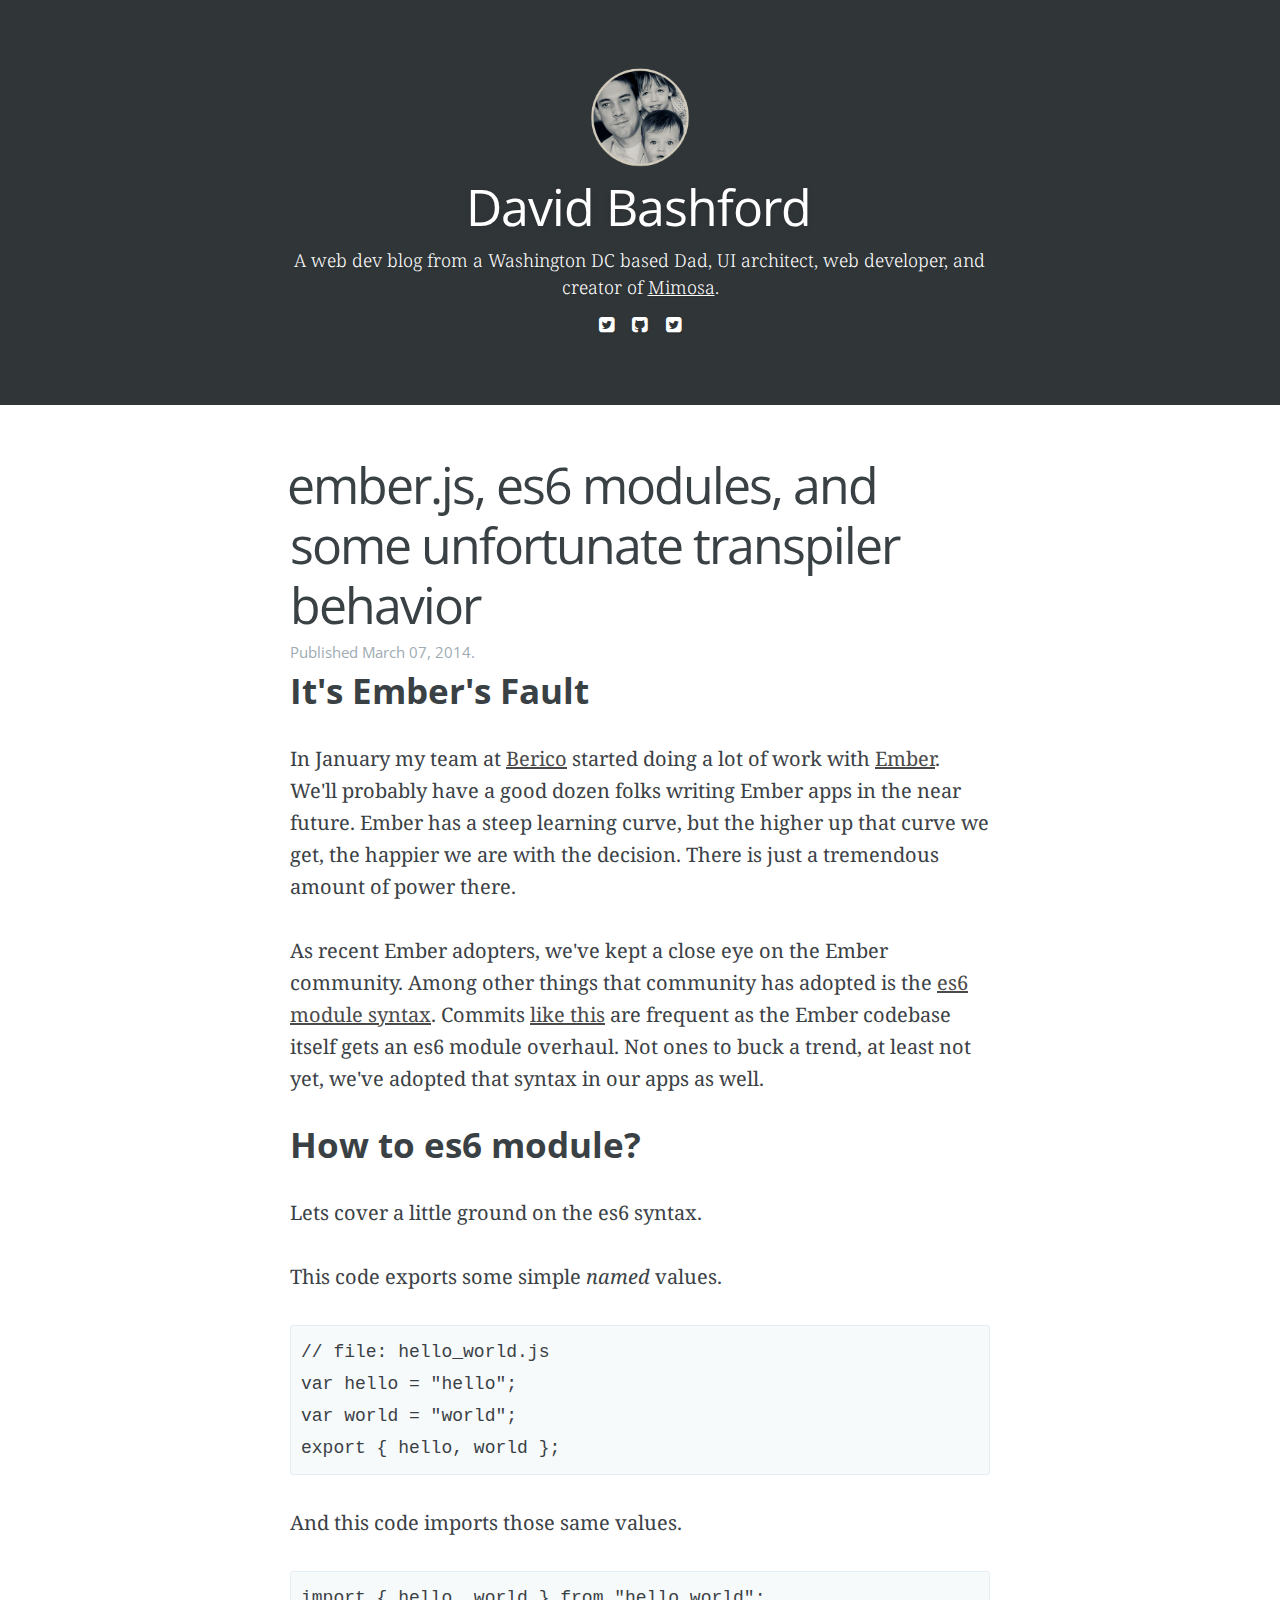
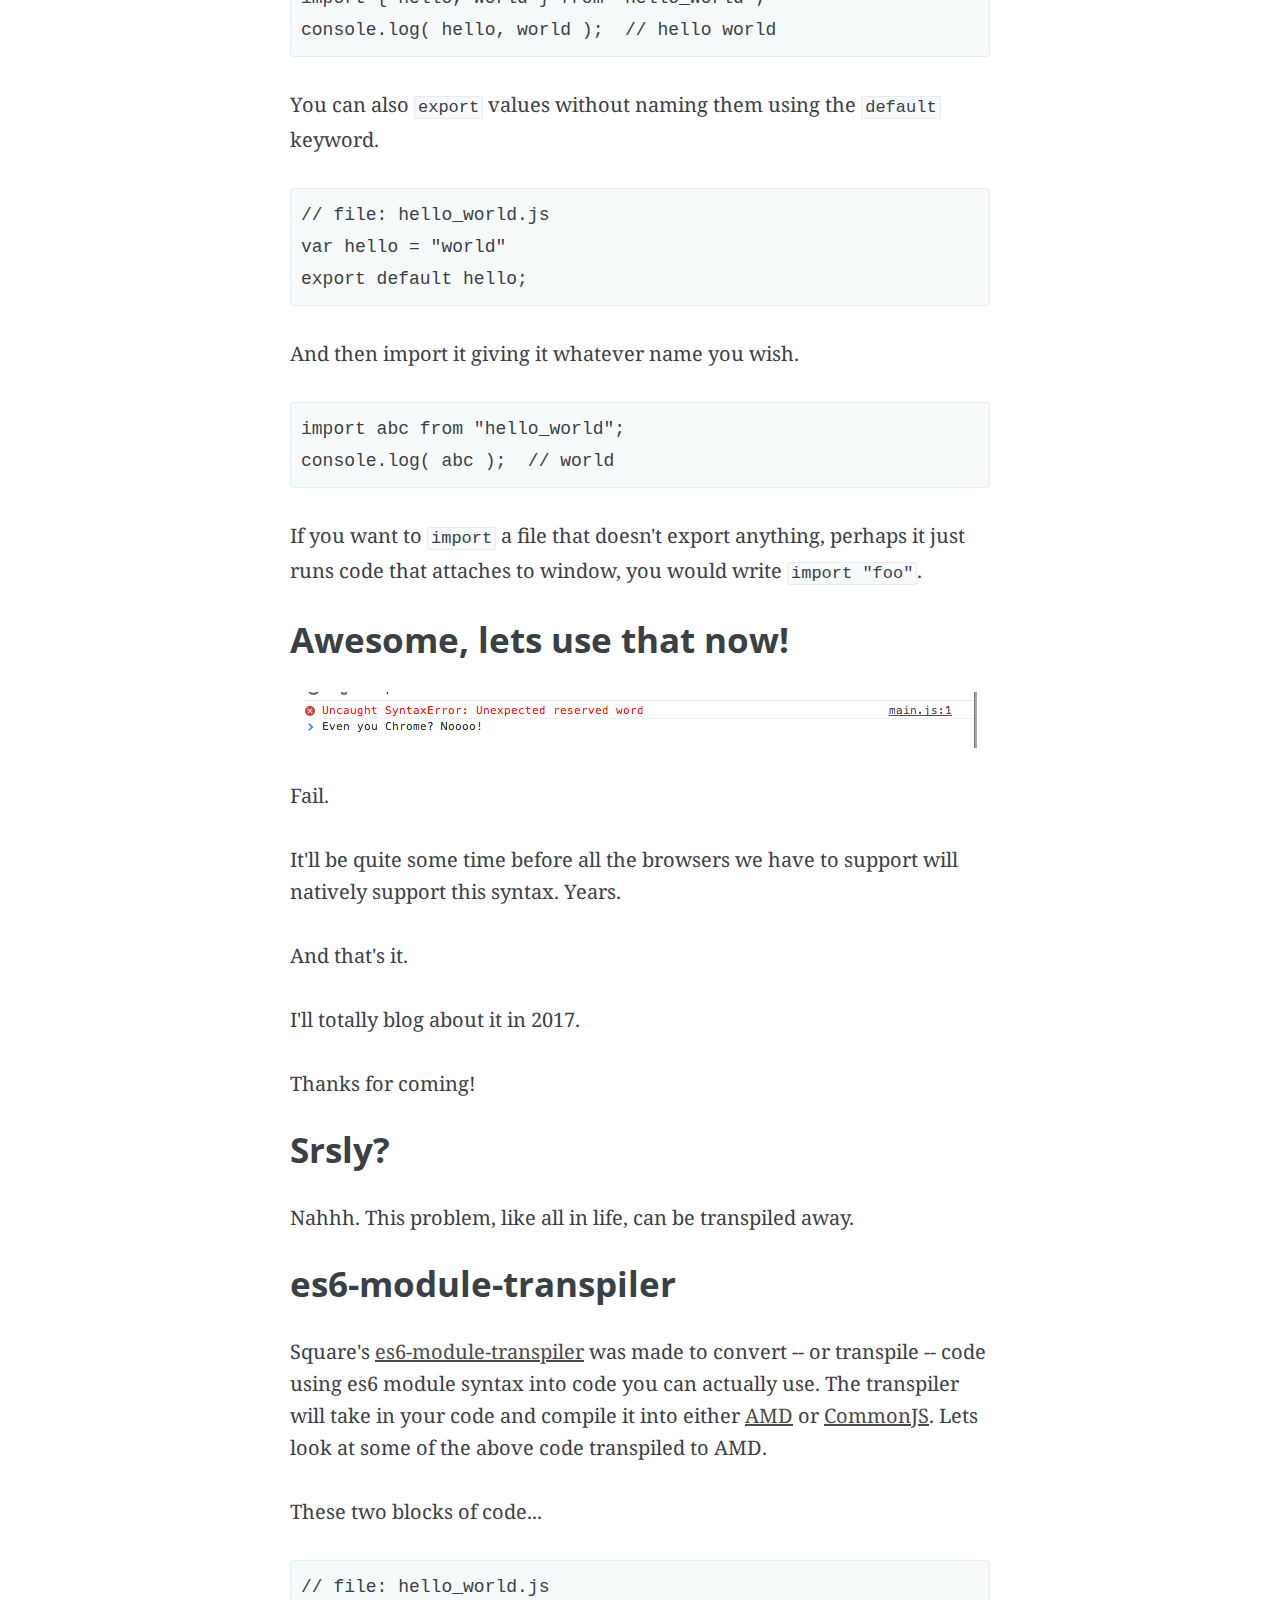
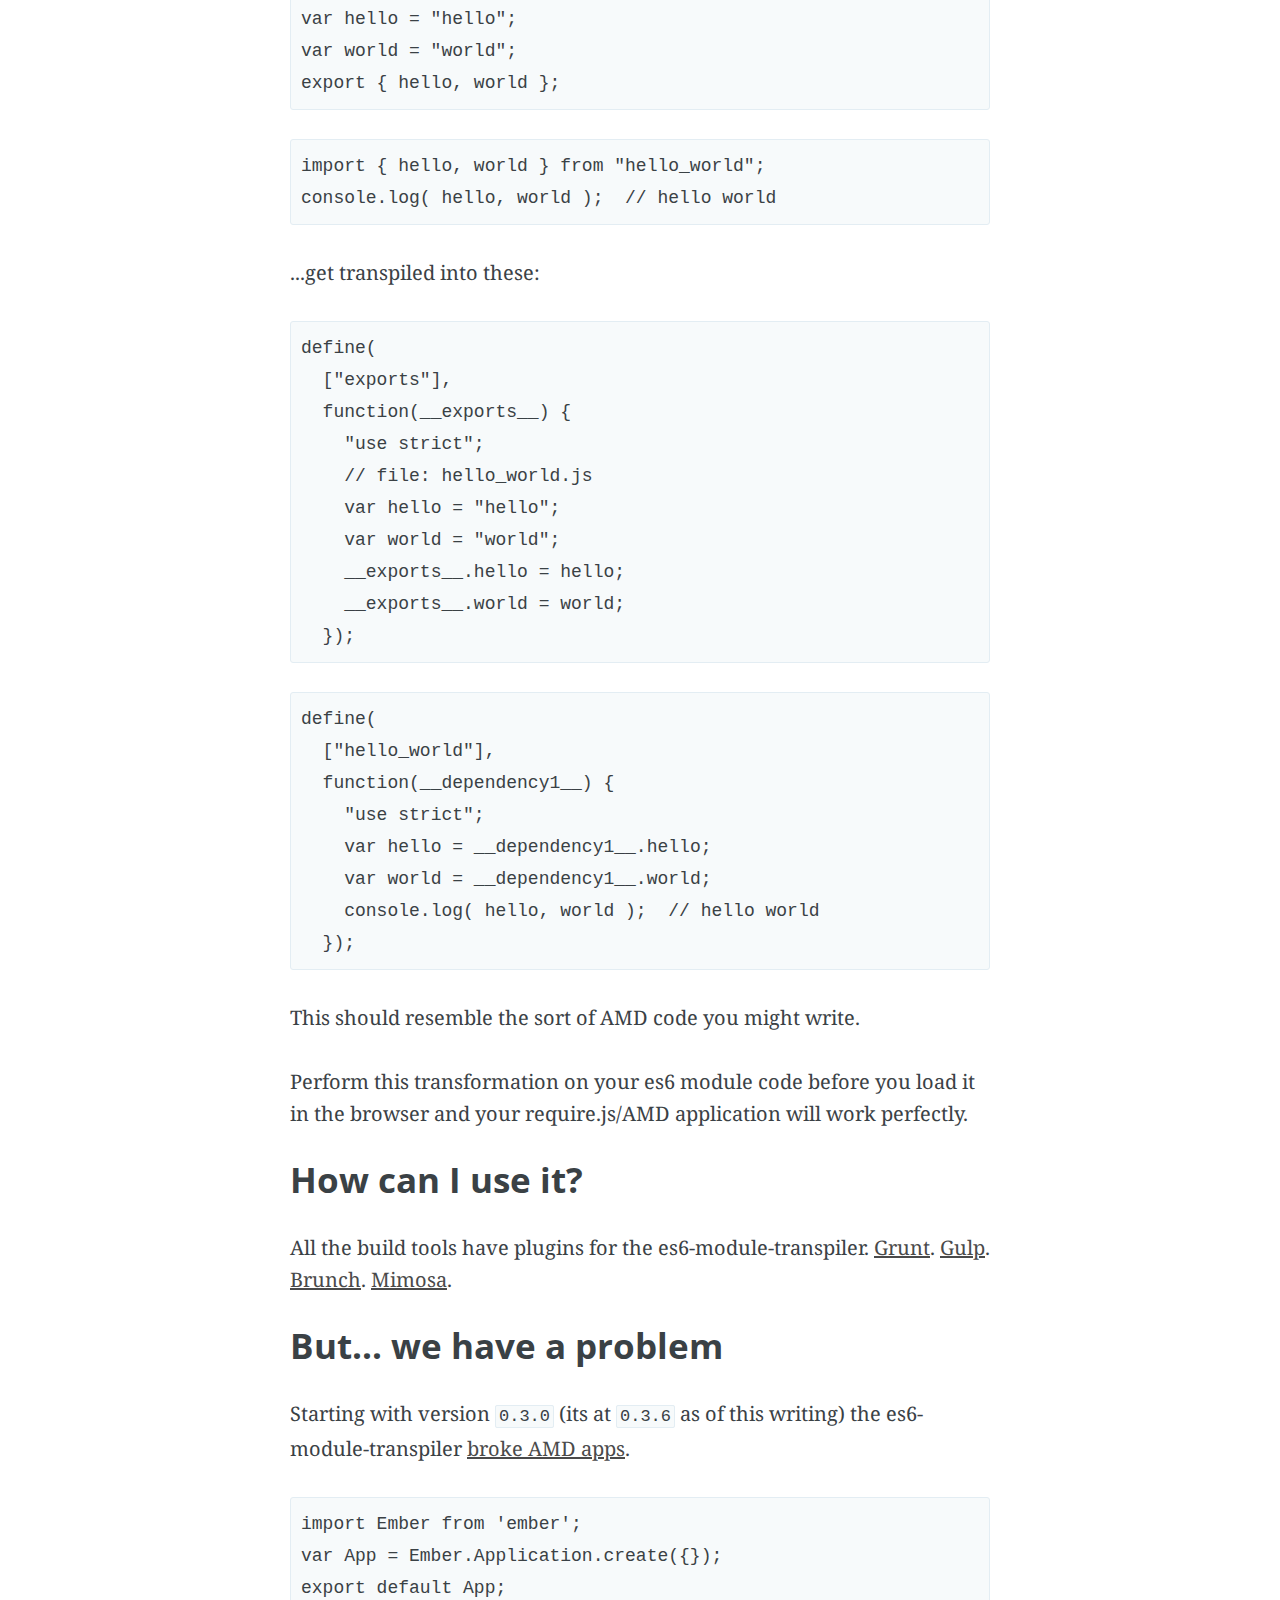
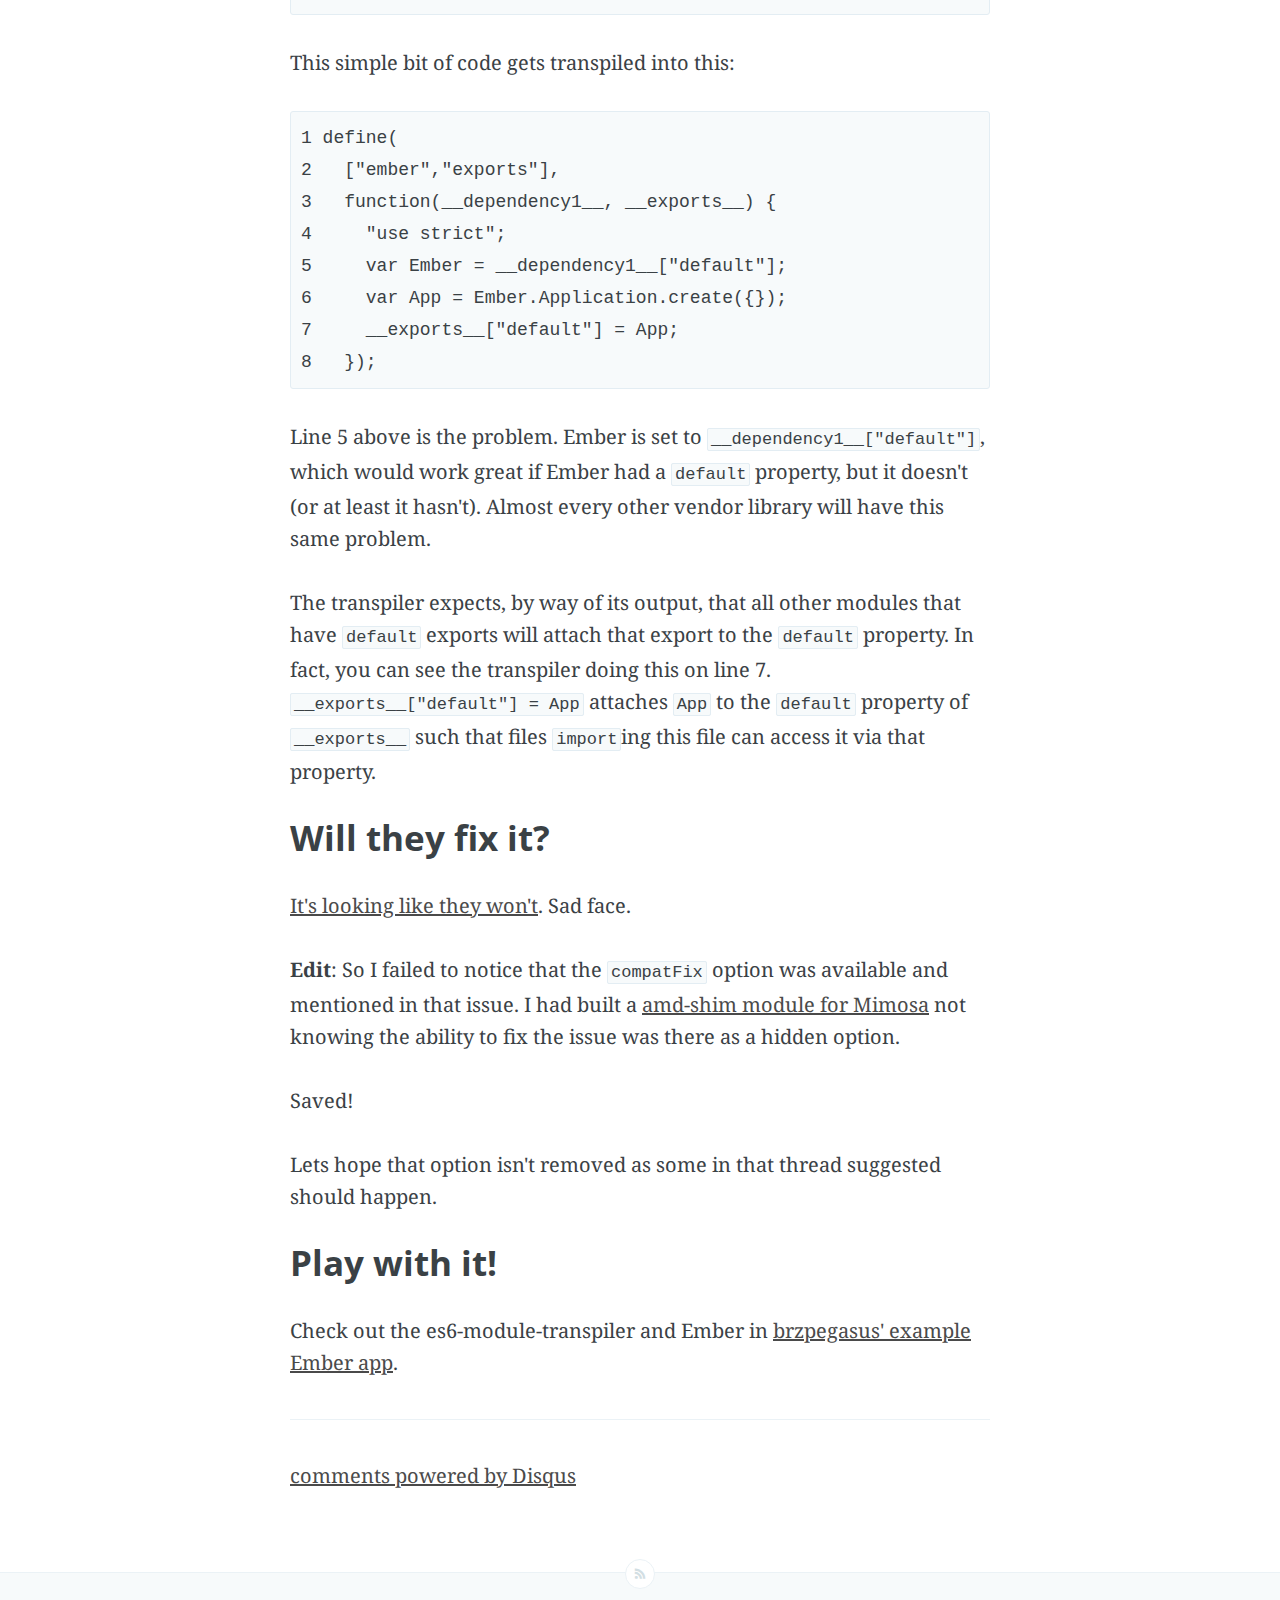
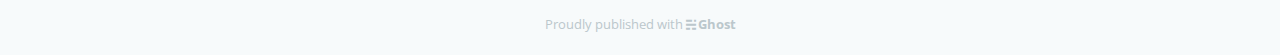
<file: ember-es6-modules-transpiler-and-an-amd-shim/index.html>
<!DOCTYPE html>
<html>
<head>
    
    <meta charset="utf-8" />
    <meta http-equiv="X-UA-Compatible" content="IE=edge" />

    
    <title>ember.js, es6 modules, and some unfortunate transpiler behavior | DC-based web developer</title>
    <meta name="description" content="Washington DC based Dad, UI architect, web developer and open source enthusiast. Creator of Mimosa." />

    <meta name="HandheldFriendly" content="True" />
    <meta name="MobileOptimized" content="320" />
    <meta name="viewport" content="width=device-width, initial-scale=1.0" />

    <link rel="shortcut icon" href="../favicon.ico">

    
    <link rel="stylesheet" type="text/css" href="../assets/css/screen.css?v=f273766f7b" />
    <link rel="stylesheet" type="text/css" href="../assets/font-awesome-4.0.3/css/font-awesome.min.css?v=f273766f7b" />
    <link rel="stylesheet" type="text/css" href="http://fonts.googleapis.com/css?family=Noto+Serif:400,700,400italic|Open+Sans:700,400" />


    
    <meta name="generator" content="Ghost 0.4" />
<link rel="alternate" type="application/rss+xml" title="David Bashford" href="../rss/index.html">
<link rel="canonical" href="index.html" />
</head>
<body class="post-template">

    

    
    



    <header class="site-head" >

        
        <div class="vertical">
            <div class="site-head-content inner">
                <a class="blog-logo" href="../index.html"><img src="../content/images/2014/Jan/dbashford_avatar.png" alt="Blog Logo" /></a>
                <h1 class="blog-title">David Bashford</h1>
                <h2 class="blog-description">A web dev blog from a Washington DC based Dad, UI architect, web developer, and creator of <a href="http://mimosa.io">Mimosa</a>.</h2>
    	          <div class="blog-description"><a href="http://www.twitter.com/dkbashford/" style="text-decoration:none;"><i class="fa fa-twitter-square fa-fw"></i></a>&nbsp;&nbsp;<a href="https://github.com/dbashford"><i class="fa fa-github-square fa-fw"></i></a>&nbsp;&nbsp;<a href="http://www.twitter.com/mimosajs/" style="text-decoration:none;"><i class="fa fa-twitter-square fa-fw"></i></a>
            </div>
        </div>
    </header>

 
<main class="content" role="main">

    <article class="post">

        



        
        

            <h1 class="post-title">ember.js, es6 modules, and some unfortunate transpiler behavior</h1>
            <span class="post-meta">Published <time datetime="2014-03-07">March 07, 2014</time>. </span>
            <section class="post-content">
                <h3 id="itsembersfault">It's Ember's Fault</h3>

<p>In January my team at <a href="http://bericotechnologies.com/">Berico</a> started doing a lot of work with <a href="http://emberjs.com/">Ember</a>. We'll probably have a good dozen folks writing Ember apps in the near future. Ember has a steep learning curve, but the higher up that curve we get, the happier we are with the decision. There is just a tremendous amount of power there.</p>

<p>As recent Ember adopters, we've kept a close eye on the Ember community. Among other things that community has adopted is the <a href="http://wiki.ecmascript.org/doku.php?id=harmony:modules">es6 module syntax</a>. Commits <a href="https://github.com/emberjs/ember.js/pull/4374">like this</a> are frequent as the Ember codebase itself gets an es6 module overhaul. Not ones to buck a trend, at least not yet, we've adopted that syntax in our apps as well.</p>

<h3 id="howtoes6module">How to es6 module?</h3>

<p>Lets cover a little ground on the es6 syntax.</p>

<p>This code exports some simple <em>named</em> values.</p>

<pre><code>// file: hello_world.js
var hello = "hello";  
var world = "world";  
export { hello, world };  
</code></pre>

<p>And this code imports those same values.  </p>

<pre><code>import { hello, world } from "hello_world";  
console.log( hello, world );  // hello world  
</code></pre>

<p>You can also <code>export</code> values without naming them using the <code>default</code> keyword.</p>

<pre><code>// file: hello_world.js
var hello = "world"  
export default hello;  
</code></pre>

<p>And then import it giving it whatever name you wish.  </p>

<pre><code>import abc from "hello_world";  
console.log( abc );  // world  
</code></pre>

<p>If you want to <code>import</code> a file that doesn't export anything, perhaps it just runs code that attaches to window, you would write <code>import "foo"</code>.</p>

<h3 id="awesomeletsusethatnow">Awesome, lets use that now!</h3>

<p><img src="../content/images/es6modules1.png"> <br />
Fail.</p>

<p>It'll be quite some time before all the browsers we have to support will natively support this syntax.  Years.  </p>

<p>And that's it.</p>

<p>I'll totally blog about it in 2017.</p>

<p>Thanks for coming!  </p>

<h3 id="srsly">Srsly?</h3>

<p>Nahhh. This problem, like all in life, can be transpiled away.</p>

<h3 id="es6moduletranspiler">es6-module-transpiler</h3>

<p>Square's <a href="https://github.com/square/es6-module-transpiler">es6-module-transpiler</a> was made to convert -- or transpile -- code using es6 module syntax into code you can actually use.  The transpiler will take in your code and compile it into either <a href="https://github.com/amdjs/amdjs-api/wiki/AMD">AMD</a> or <a href="http://wiki.commonjs.org/wiki/CommonJS">CommonJS</a>.  Lets look at some of the above code transpiled to AMD. </p>

<p>These two blocks of code...</p>

<pre><code>// file: hello_world.js
var hello = "hello";  
var world = "world";  
export { hello, world };  
</code></pre>

<pre><code>import { hello, world } from "hello_world";  
console.log( hello, world );  // hello world  
</code></pre>

<p>...get transpiled into these:</p>

<pre><code>define(  
  ["exports"],
  function(__exports__) {
    "use strict";
    // file: hello_world.js
    var hello = "hello";
    var world = "world";
    __exports__.hello = hello;
    __exports__.world = world;
  });
</code></pre>

<pre><code>define(  
  ["hello_world"],
  function(__dependency1__) {
    "use strict";
    var hello = __dependency1__.hello;
    var world = __dependency1__.world;
    console.log( hello, world );  // hello world
  });
</code></pre>

<p>This should resemble the sort of AMD code you might write.</p>

<p>Perform this transformation on your es6 module code before you load it in the browser and your require.js/AMD application will work perfectly.</p>

<h3 id="howcaniuseit">How can I use it?</h3>

<p>All the build tools have plugins for the es6-module-transpiler.  <a href="https://github.com/joefiorini/grunt-es6-module-transpiler">Grunt</a>. <a href="https://github.com/ryanseddon/gulp-es6-module-transpiler">Gulp</a>. <a href="https://github.com/gcollazo/es6-module-transpiler-brunch">Brunch</a>.  <a href="https://github.com/dbashford/mimosa-es6-module-transpiler">Mimosa</a>.</p>

<h3 id="butwehaveaproblem">But... we have a problem</h3>

<p>Starting with version <code>0.3.0</code> (its at <code>0.3.6</code> as of this writing) the es6-module-transpiler <a href="https://github.com/square/es6-module-transpiler/blob/master/TRANSITION.md#internal-changes">broke AMD apps</a>.</p>

<pre><code>import Ember from 'ember';  
var App = Ember.Application.create({});  
export default App;  
</code></pre>

<p>This simple bit of code gets transpiled into this:</p>

<pre><code>1 define(  
2   ["ember","exports"],  
3   function(__dependency1__, __exports__) {  
4     "use strict";  
5     var Ember = __dependency1__["default"];  
6     var App = Ember.Application.create({});  
7     __exports__["default"] = App;  
8   });  
</code></pre>

<p>Line 5 above is the problem.  Ember is set to <code>__dependency1__["default"]</code>, which would work great if Ember had a <code>default</code> property, but it doesn't (or at least it hasn't).  Almost every other vendor library will have this same problem.  </p>

<p>The transpiler expects, by way of its output, that all other modules that have <code>default</code> exports will attach that export to the <code>default</code> property. In fact, you can see the transpiler doing this on line 7. <code>__exports__["default"] = App</code> attaches <code>App</code> to the <code>default</code> property of <code>__exports__</code> such that files <code>import</code>ing this file can access it via that property. </p>

<h3 id="willtheyfixit">Will they fix it?</h3>

<p><a href="https://github.com/square/es6-module-transpiler/issues/69">It's looking like they won't</a>. Sad face.</p>

<p><strong>Edit</strong>: So I failed to notice that the <code>compatFix</code> option was available and mentioned in that issue.  I had built a <a href="https://github.com/dbashford/mimosa-es6-module-transpiler-amd-shim">amd-shim module for Mimosa</a> not knowing the ability to fix the issue was there as a hidden option.  </p>

<p>Saved!</p>

<p>Lets hope that option isn't removed as some in that thread suggested should happen.</p>

<h3 id="playwithit">Play with it!</h3>

<p>Check out the es6-module-transpiler and Ember in <a href="https://github.com/brzpegasus/ember-repo-browser">brzpegasus' example Ember app</a>.</p>
            </section>
            <footer class="post-footer">

            </footer>

        

        <div id="disqus_thread"></div>
         <script type="text/javascript">
             var disqus_shortname = 'dbashford'; // required: replace example with your forum shortname
             var disqus_identifier = '6'; // make sure to use the post.id as an identifier, otherwise disqus will use the pages url per default, which might be problematic...

             /* * * DON'T EDIT BELOW THIS LINE * * */
             (function() {
                 var dsq = document.createElement('script'); dsq.type = 'text/javascript'; dsq.async = true;
                 dsq.src = '//' + disqus_shortname + '.disqus.com/embed.js';
                 (document.getElementsByTagName('head')[0] || document.getElementsByTagName('body')[0]).appendChild(dsq);
             })();
         </script>
         <noscript>Please enable JavaScript to view the <a href="http://disqus.com/?ref_noscript">comments powered by Disqus.</a></noscript>
         <a href="http://disqus.com" class="dsq-brlink">comments powered by <span class="logo-disqus">Disqus</span></a>


    </article>

</main>


    <footer class="site-footer">
        <a class="subscribe icon-feed" href="../rss/index.html"><span class="tooltip">Subscribe!</span></a>
        <div class="inner">
             <section class="poweredby">Proudly published with <a class="icon-ghost" href="http://ghost.org">Ghost</a></section>
        </div>
    </footer>

    
    <script src="../shared/vendor/jquery/jquery.js?v=f273766f7b"></script>


    <script type="text/javascript" src="../assets/js/jquery-1.9.1.min.js?v=f273766f7b"></script>

    

    <script type="text/javascript" src="../assets/js/jquery.fitvids.js?v=f273766f7b"></script>
    <script type="text/javascript" src="../assets/js/index.js?v=f273766f7b"></script>

    <script type="text/javascript">

      var _gaq = _gaq || [];
      _gaq.push(['_setAccount', 'UA-47434157-1']);
      _gaq.push(['_trackPageview']);

      (function() {
        var ga = document.createElement('script'); ga.type = 'text/javascript'; ga.async = true;
        ga.src = ('https:' == document.location.protocol ? 'https://ssl' : 'http://www') + '.google-analytics.com/ga.js';
        var s = document.getElementsByTagName('script')[0]; s.parentNode.insertBefore(ga, s);
      })();

    </script>

</body>
</html>
</file>
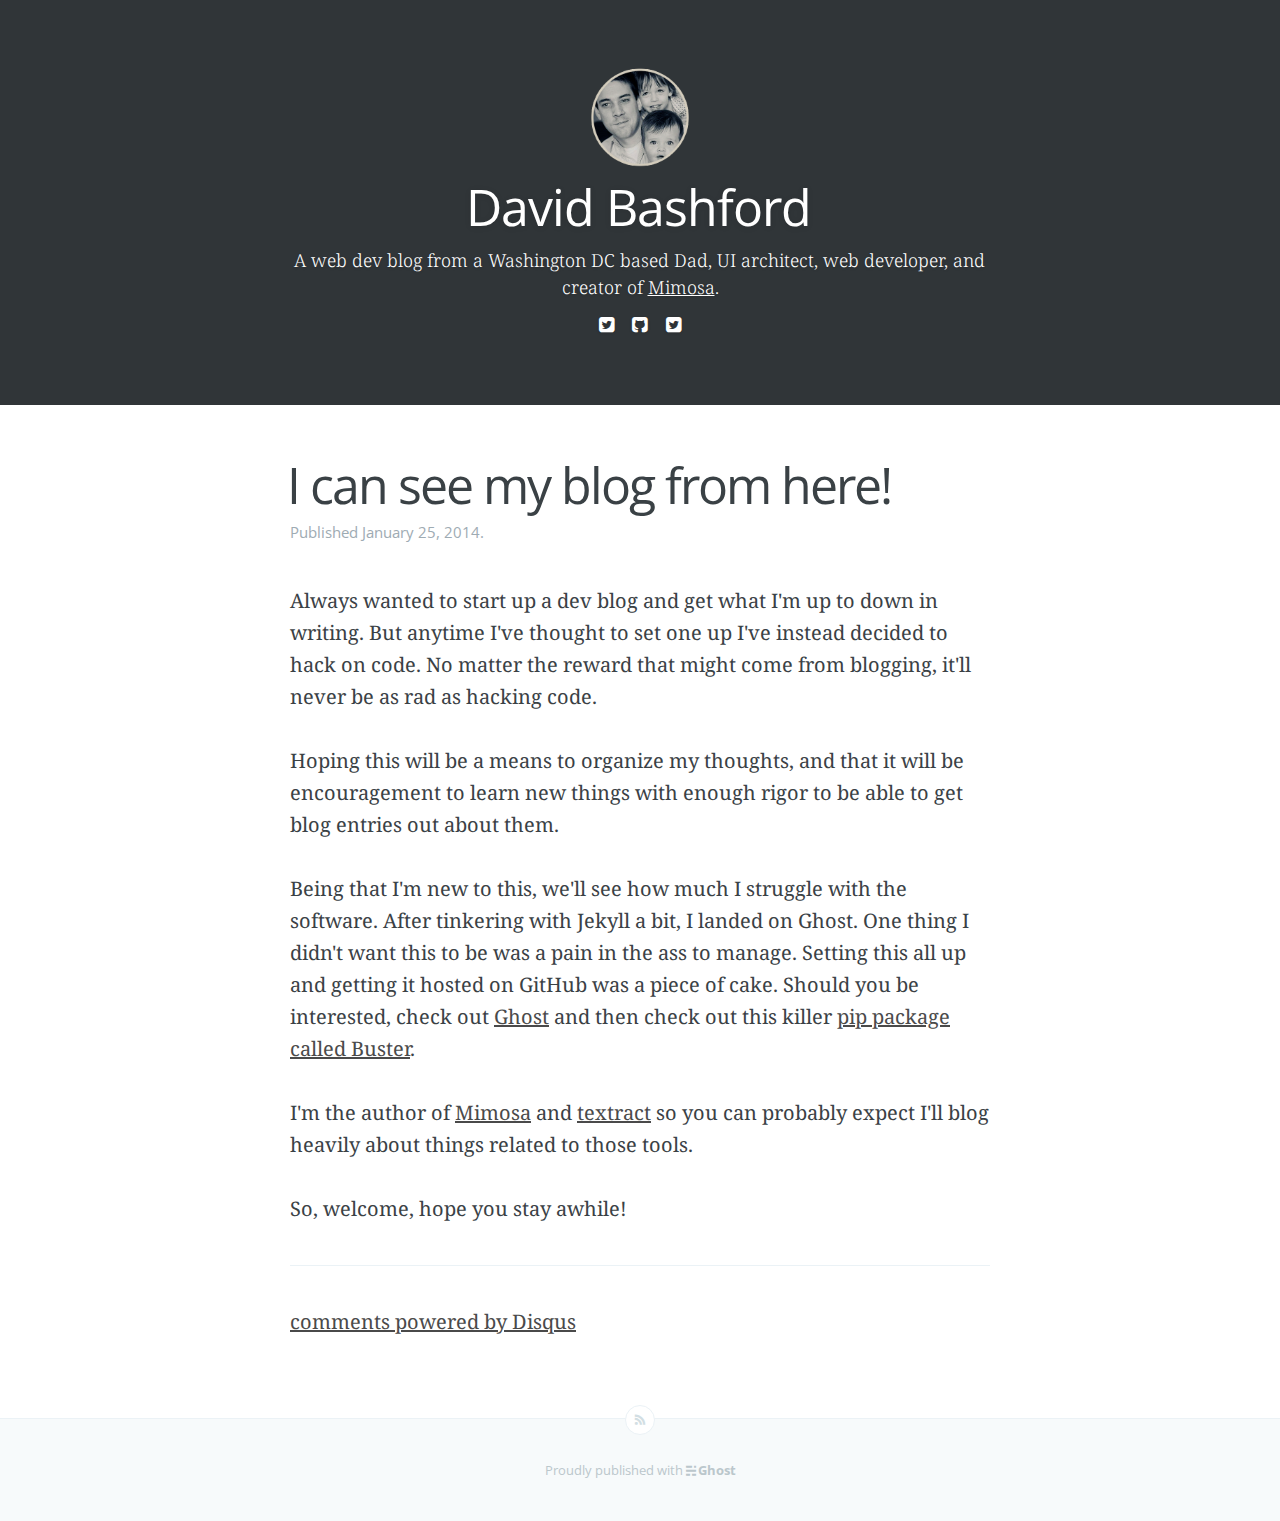
<file: i-can-see-my-blog-from-here/index.html>
<!DOCTYPE html>
<html>
<head>
    
    <meta charset="utf-8" />
    <meta http-equiv="X-UA-Compatible" content="IE=edge" />

    
    <title>I can see my blog from here! | DC-based web developer</title>
    <meta name="description" content="Washington DC based Dad, UI architect, web developer and open source enthusiast. Creator of Mimosa." />

    <meta name="HandheldFriendly" content="True" />
    <meta name="MobileOptimized" content="320" />
    <meta name="viewport" content="width=device-width, initial-scale=1.0" />

    <link rel="shortcut icon" href="../favicon.ico">

    
    <link rel="stylesheet" type="text/css" href="../assets/css/screen.css?v=f273766f7b" />
    <link rel="stylesheet" type="text/css" href="../assets/font-awesome-4.0.3/css/font-awesome.min.css?v=f273766f7b" />
    <link rel="stylesheet" type="text/css" href="http://fonts.googleapis.com/css?family=Noto+Serif:400,700,400italic|Open+Sans:700,400" />


    
    <meta name="generator" content="Ghost 0.4" />
<link rel="alternate" type="application/rss+xml" title="David Bashford" href="../rss/index.html">
<link rel="canonical" href="index.html" />
</head>
<body class="post-template">

    

    
    



    <header class="site-head" >

        
        <div class="vertical">
            <div class="site-head-content inner">
                <a class="blog-logo" href="../index.html"><img src="../content/images/2014/Jan/dbashford_avatar.png" alt="Blog Logo" /></a>
                <h1 class="blog-title">David Bashford</h1>
                <h2 class="blog-description">A web dev blog from a Washington DC based Dad, UI architect, web developer, and creator of <a href="http://mimosa.io">Mimosa</a>.</h2>
    	          <div class="blog-description"><a href="http://www.twitter.com/dkbashford/" style="text-decoration:none;"><i class="fa fa-twitter-square fa-fw"></i></a>&nbsp;&nbsp;<a href="https://github.com/dbashford"><i class="fa fa-github-square fa-fw"></i></a>&nbsp;&nbsp;<a href="http://www.twitter.com/mimosajs/" style="text-decoration:none;"><i class="fa fa-twitter-square fa-fw"></i></a>
            </div>
        </div>
    </header>

 
<main class="content" role="main">

    <article class="post">

        



        
        

            <h1 class="post-title">I can see my blog from here!</h1>
            <span class="post-meta">Published <time datetime="2014-01-25">January 25, 2014</time>. </span>
            <section class="post-content">
                <p>Always wanted to start up a dev blog and get what I'm up to down in writing. But anytime I've thought to set one up I've instead decided to hack on code. No matter the reward that might come from blogging, it'll never be as rad as hacking code.</p>

<p>Hoping this will be a means to organize my thoughts, and that it will be encouragement to learn new things with enough rigor to be able to get blog entries out about them.</p>

<p>Being that I'm new to this, we'll see how much I struggle with the software. After tinkering with Jekyll a bit, I landed on Ghost. One thing I didn't want this to be was a pain in the ass to manage. Setting this all up and getting it hosted on GitHub was a piece of cake. Should you be interested, check out <a href="http://docs.ghost.org/installation/">Ghost</a> and then check out this killer <a href="http://www.metacotta.com/ghost-static-site-generation-with-buster/">pip package called Buster</a>.</p>

<p>I'm the author of <a href="http://mimosa.io">Mimosa</a> and <a href="https://github.com/dbashford/textract">textract</a> so you can probably expect I'll blog heavily about things related to those tools.</p>

<p>So, welcome, hope you stay awhile!</p>
            </section>
            <footer class="post-footer">

            </footer>

        

        <div id="disqus_thread"></div>
         <script type="text/javascript">
             var disqus_shortname = 'dbashford'; // required: replace example with your forum shortname
             var disqus_identifier = '2'; // make sure to use the post.id as an identifier, otherwise disqus will use the pages url per default, which might be problematic...

             /* * * DON'T EDIT BELOW THIS LINE * * */
             (function() {
                 var dsq = document.createElement('script'); dsq.type = 'text/javascript'; dsq.async = true;
                 dsq.src = '//' + disqus_shortname + '.disqus.com/embed.js';
                 (document.getElementsByTagName('head')[0] || document.getElementsByTagName('body')[0]).appendChild(dsq);
             })();
         </script>
         <noscript>Please enable JavaScript to view the <a href="http://disqus.com/?ref_noscript">comments powered by Disqus.</a></noscript>
         <a href="http://disqus.com" class="dsq-brlink">comments powered by <span class="logo-disqus">Disqus</span></a>


    </article>

</main>


    <footer class="site-footer">
        <a class="subscribe icon-feed" href="../rss/index.html"><span class="tooltip">Subscribe!</span></a>
        <div class="inner">
             <section class="poweredby">Proudly published with <a class="icon-ghost" href="http://ghost.org">Ghost</a></section>
        </div>
    </footer>

    
    <script src="../shared/vendor/jquery/jquery.js?v=f273766f7b"></script>


    <script type="text/javascript" src="../assets/js/jquery-1.9.1.min.js?v=f273766f7b"></script>

    

    <script type="text/javascript" src="../assets/js/jquery.fitvids.js?v=f273766f7b"></script>
    <script type="text/javascript" src="../assets/js/index.js?v=f273766f7b"></script>

    <script type="text/javascript">

      var _gaq = _gaq || [];
      _gaq.push(['_setAccount', 'UA-47434157-1']);
      _gaq.push(['_trackPageview']);

      (function() {
        var ga = document.createElement('script'); ga.type = 'text/javascript'; ga.async = true;
        ga.src = ('https:' == document.location.protocol ? 'https://ssl' : 'http://www') + '.google-analytics.com/ga.js';
        var s = document.getElementsByTagName('script')[0]; s.parentNode.insertBefore(ga, s);
      })();

    </script>

</body>
</html>
</file>
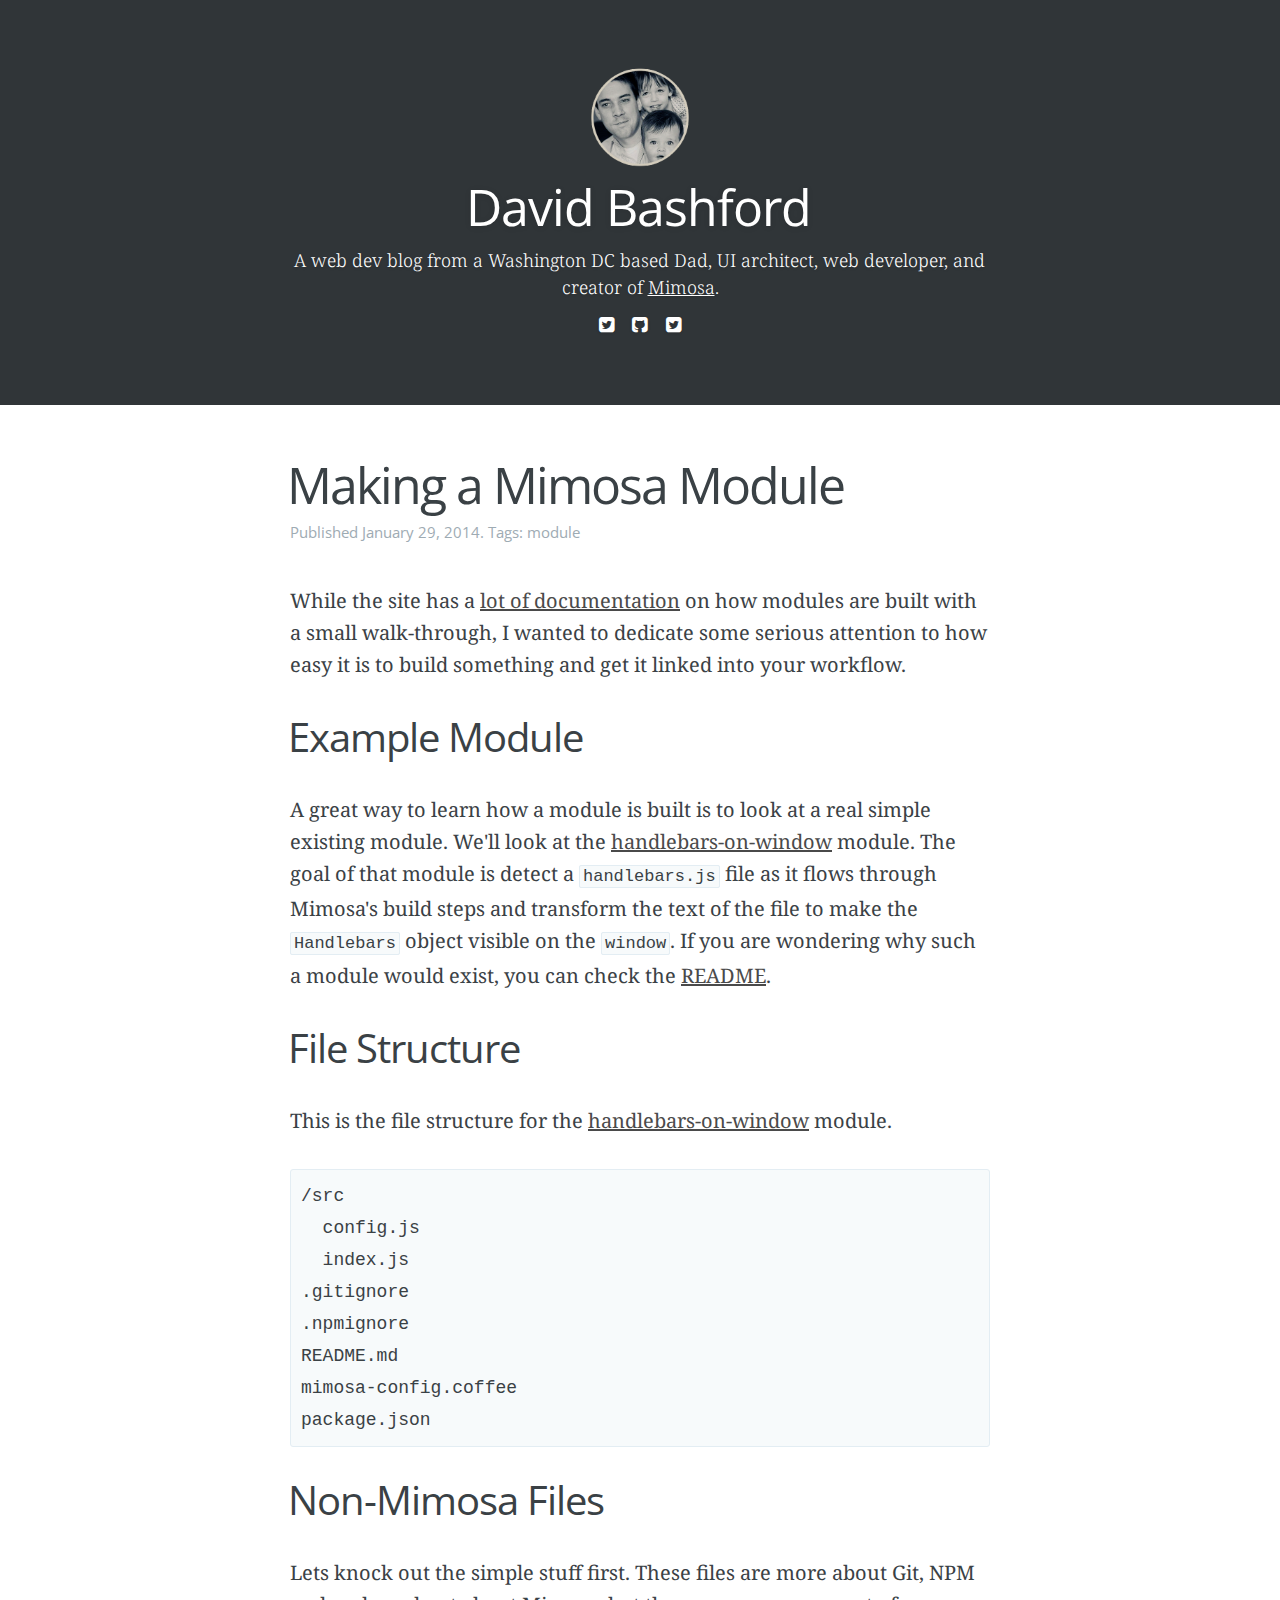
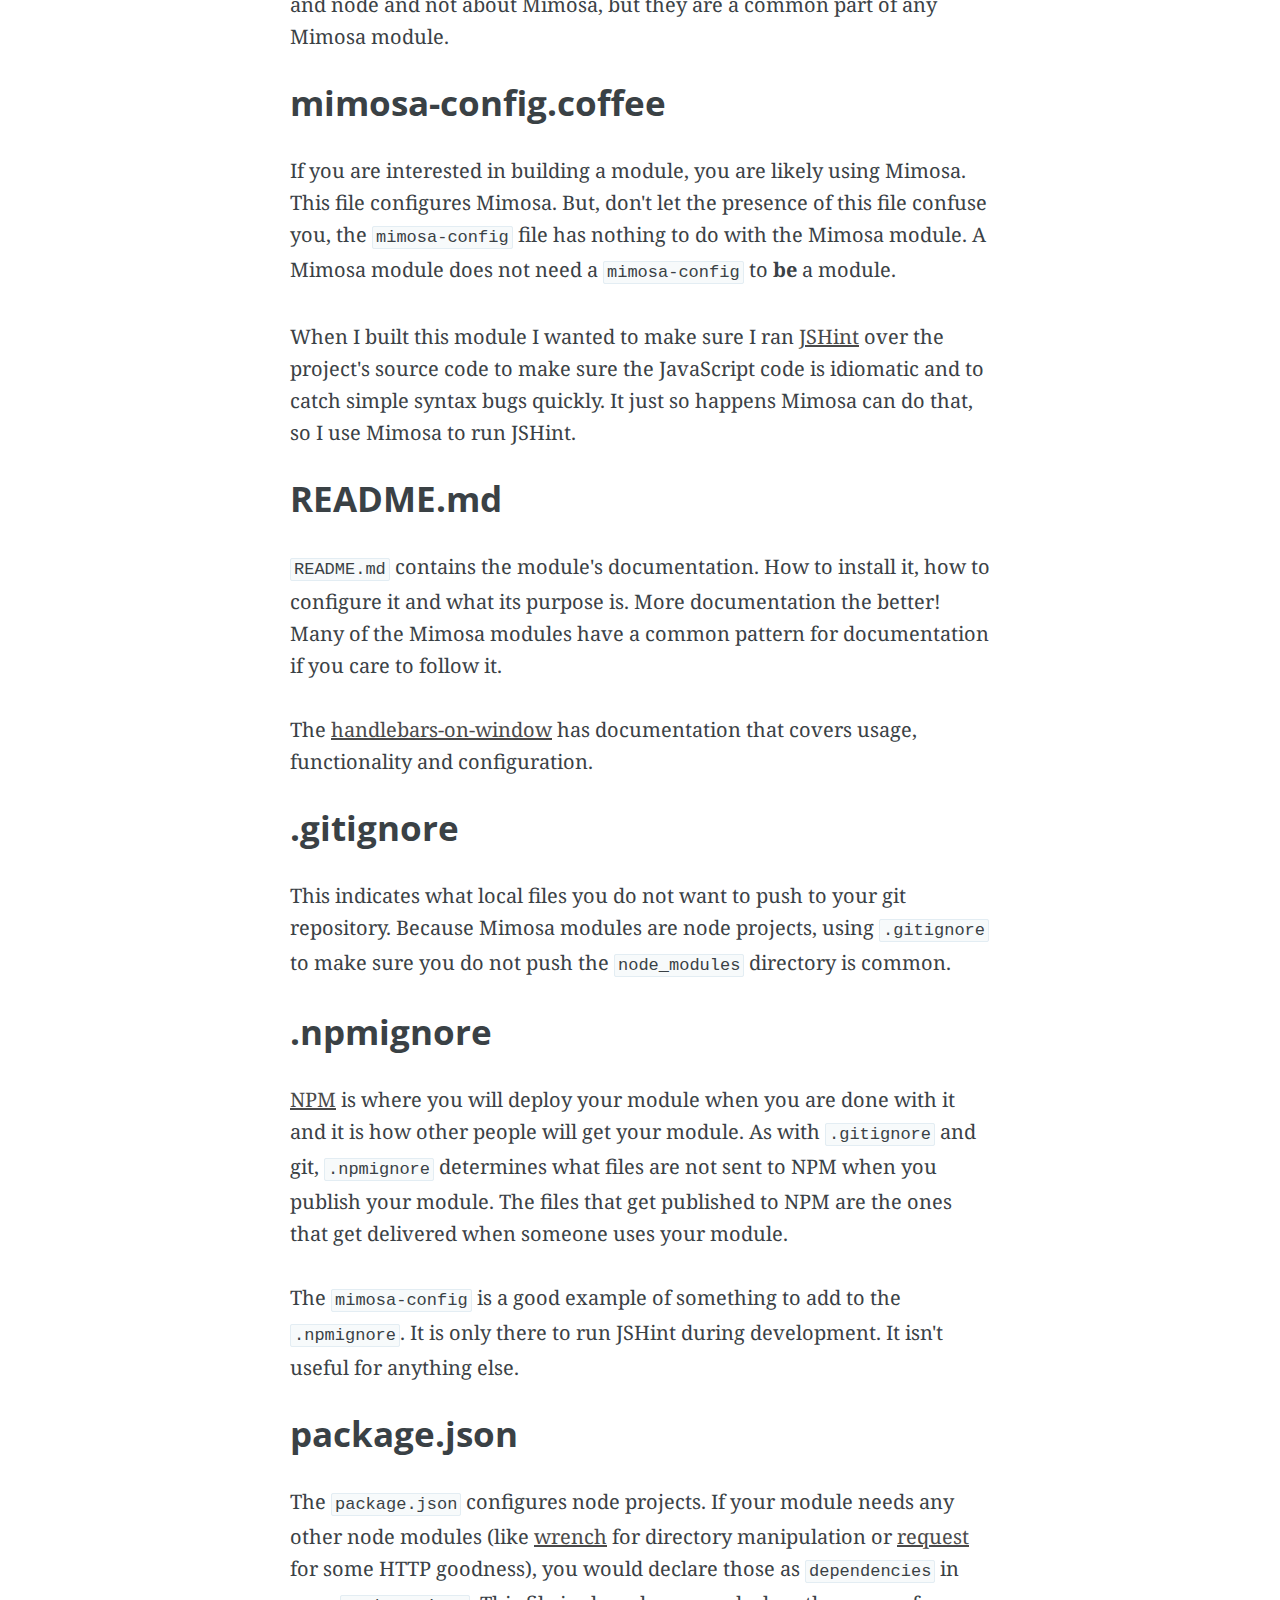
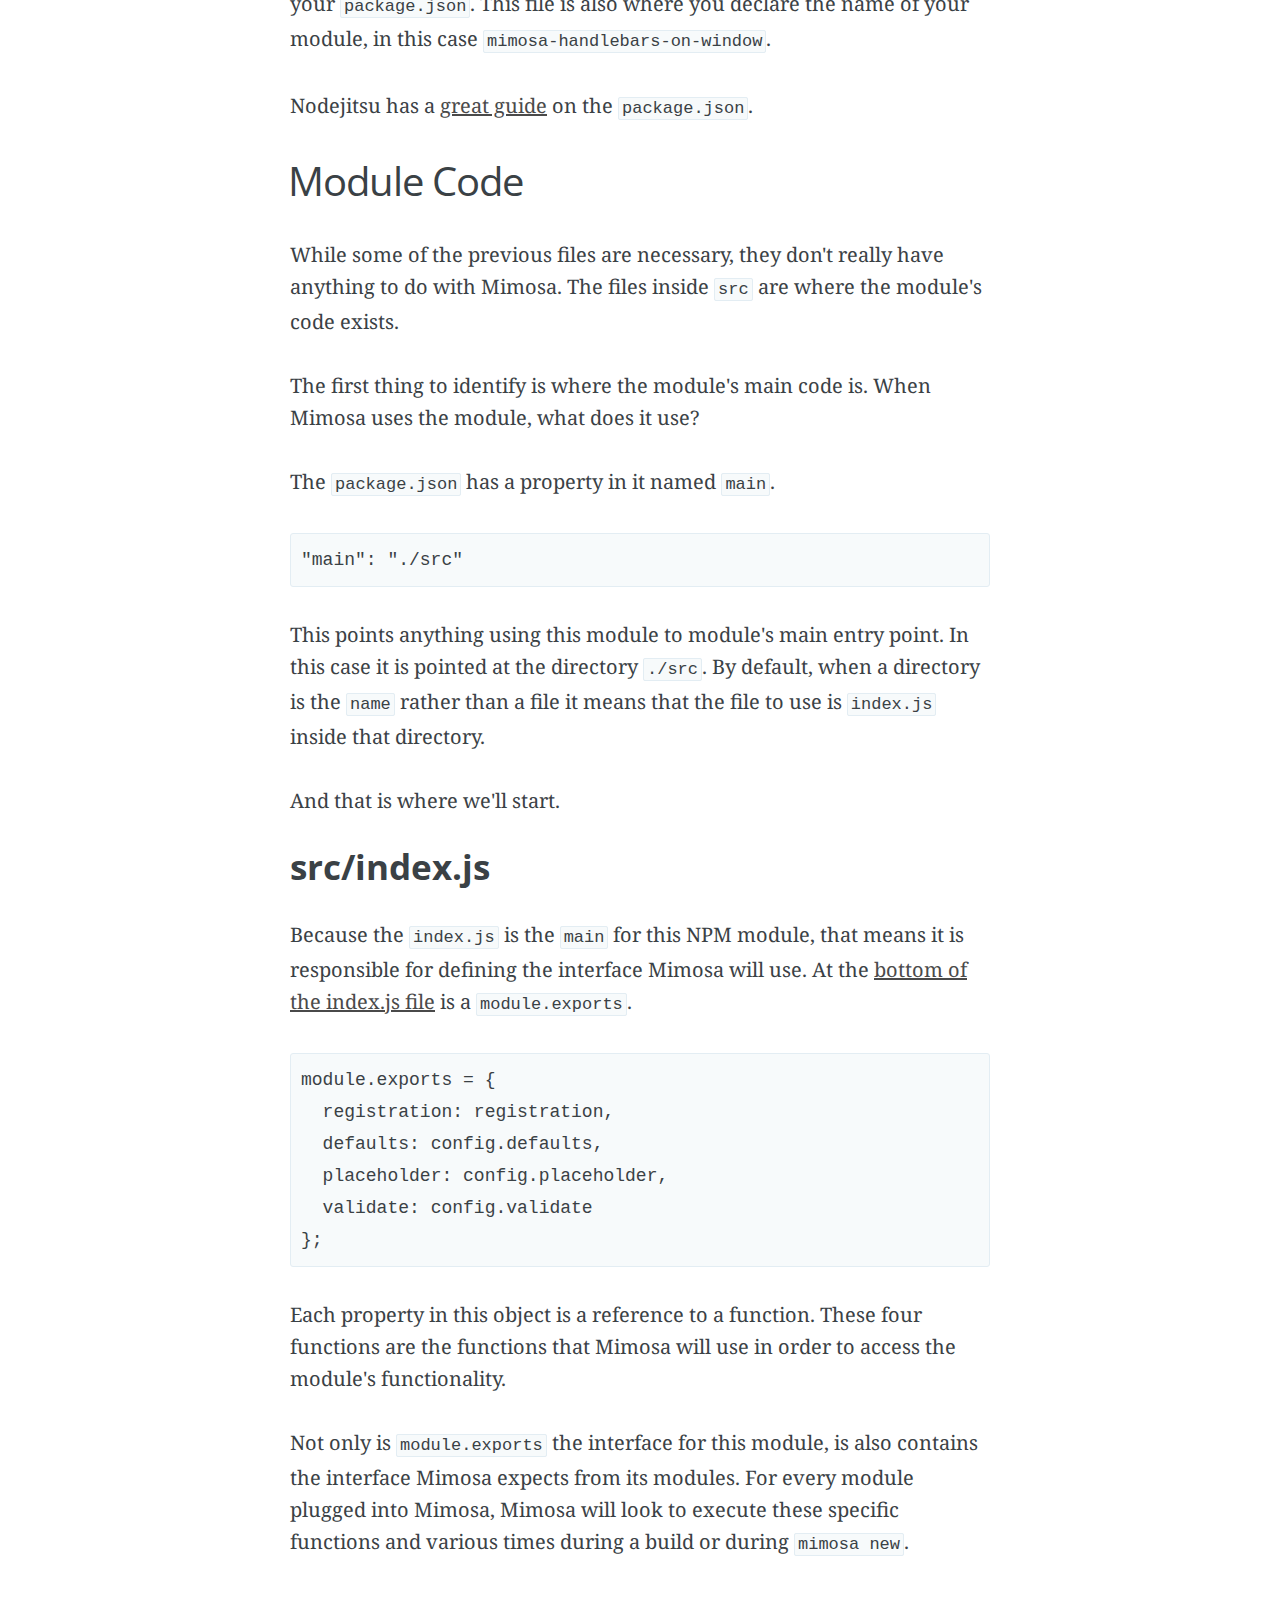
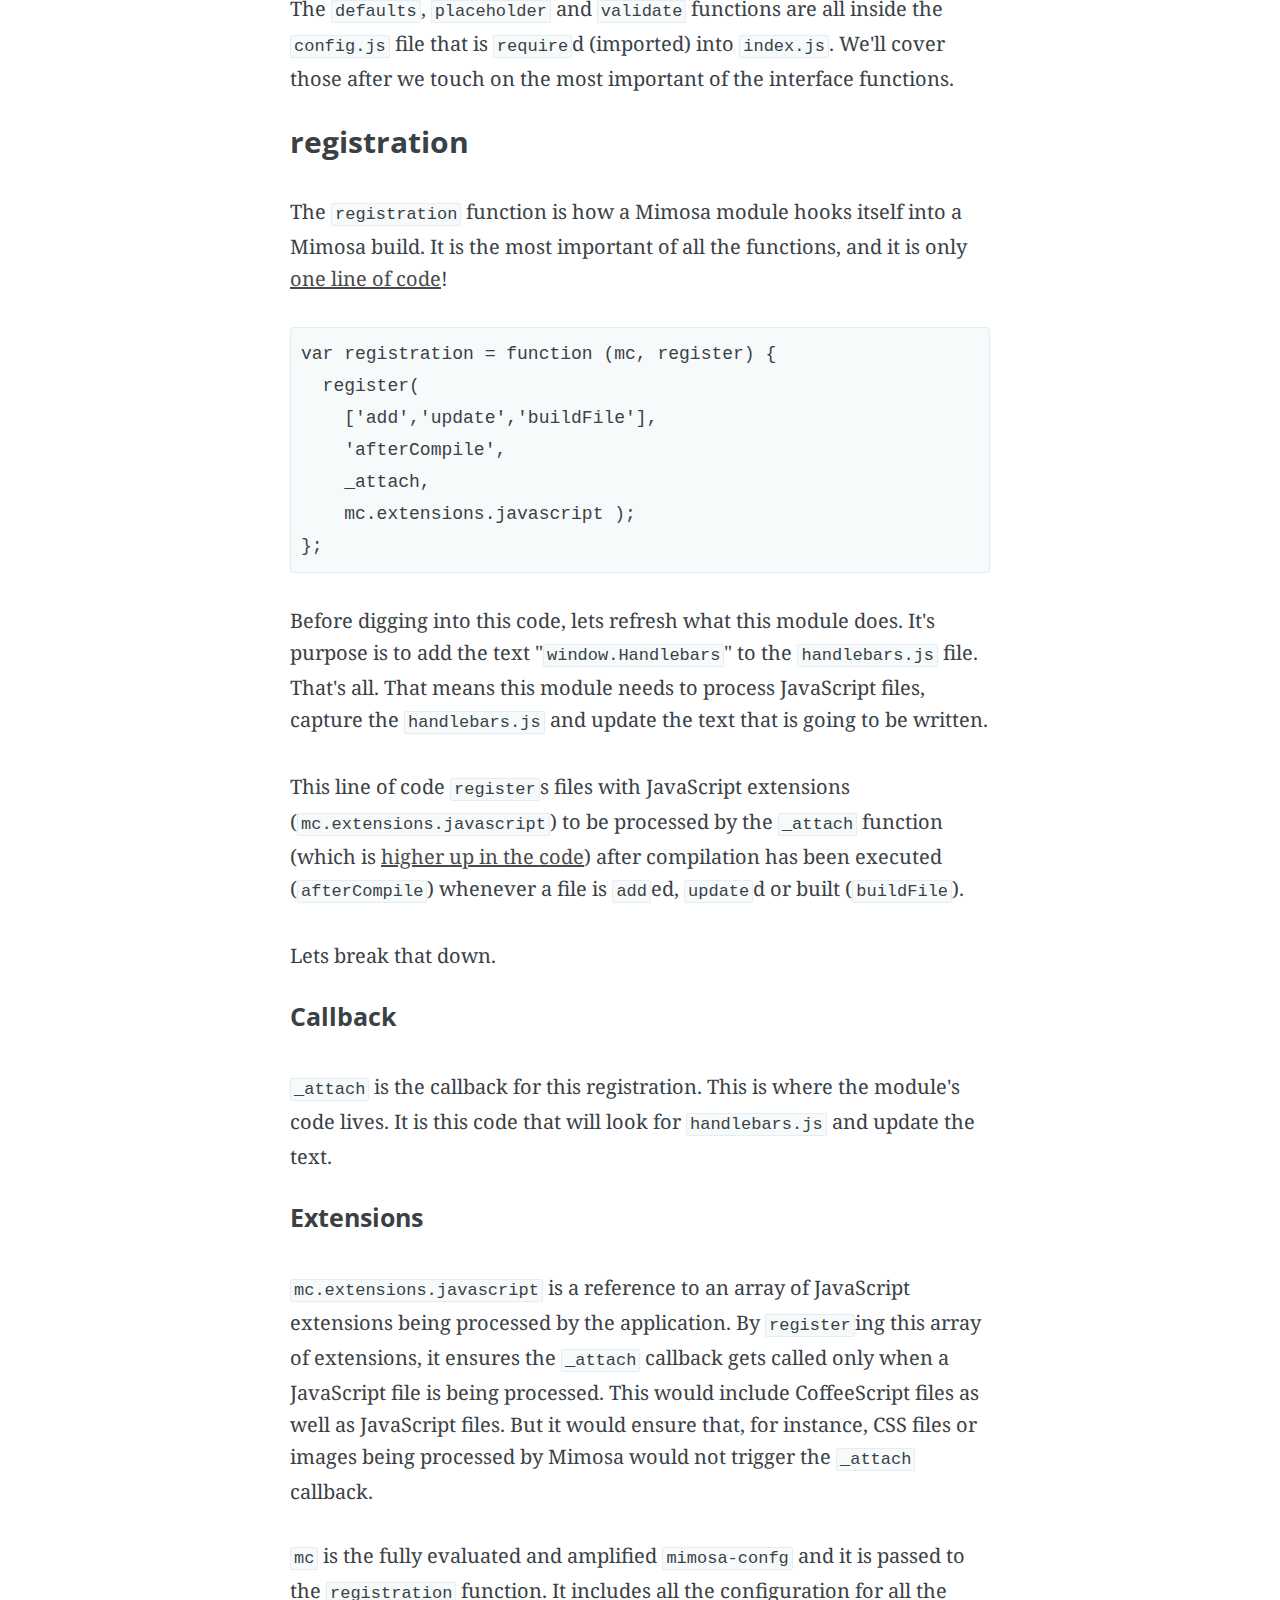
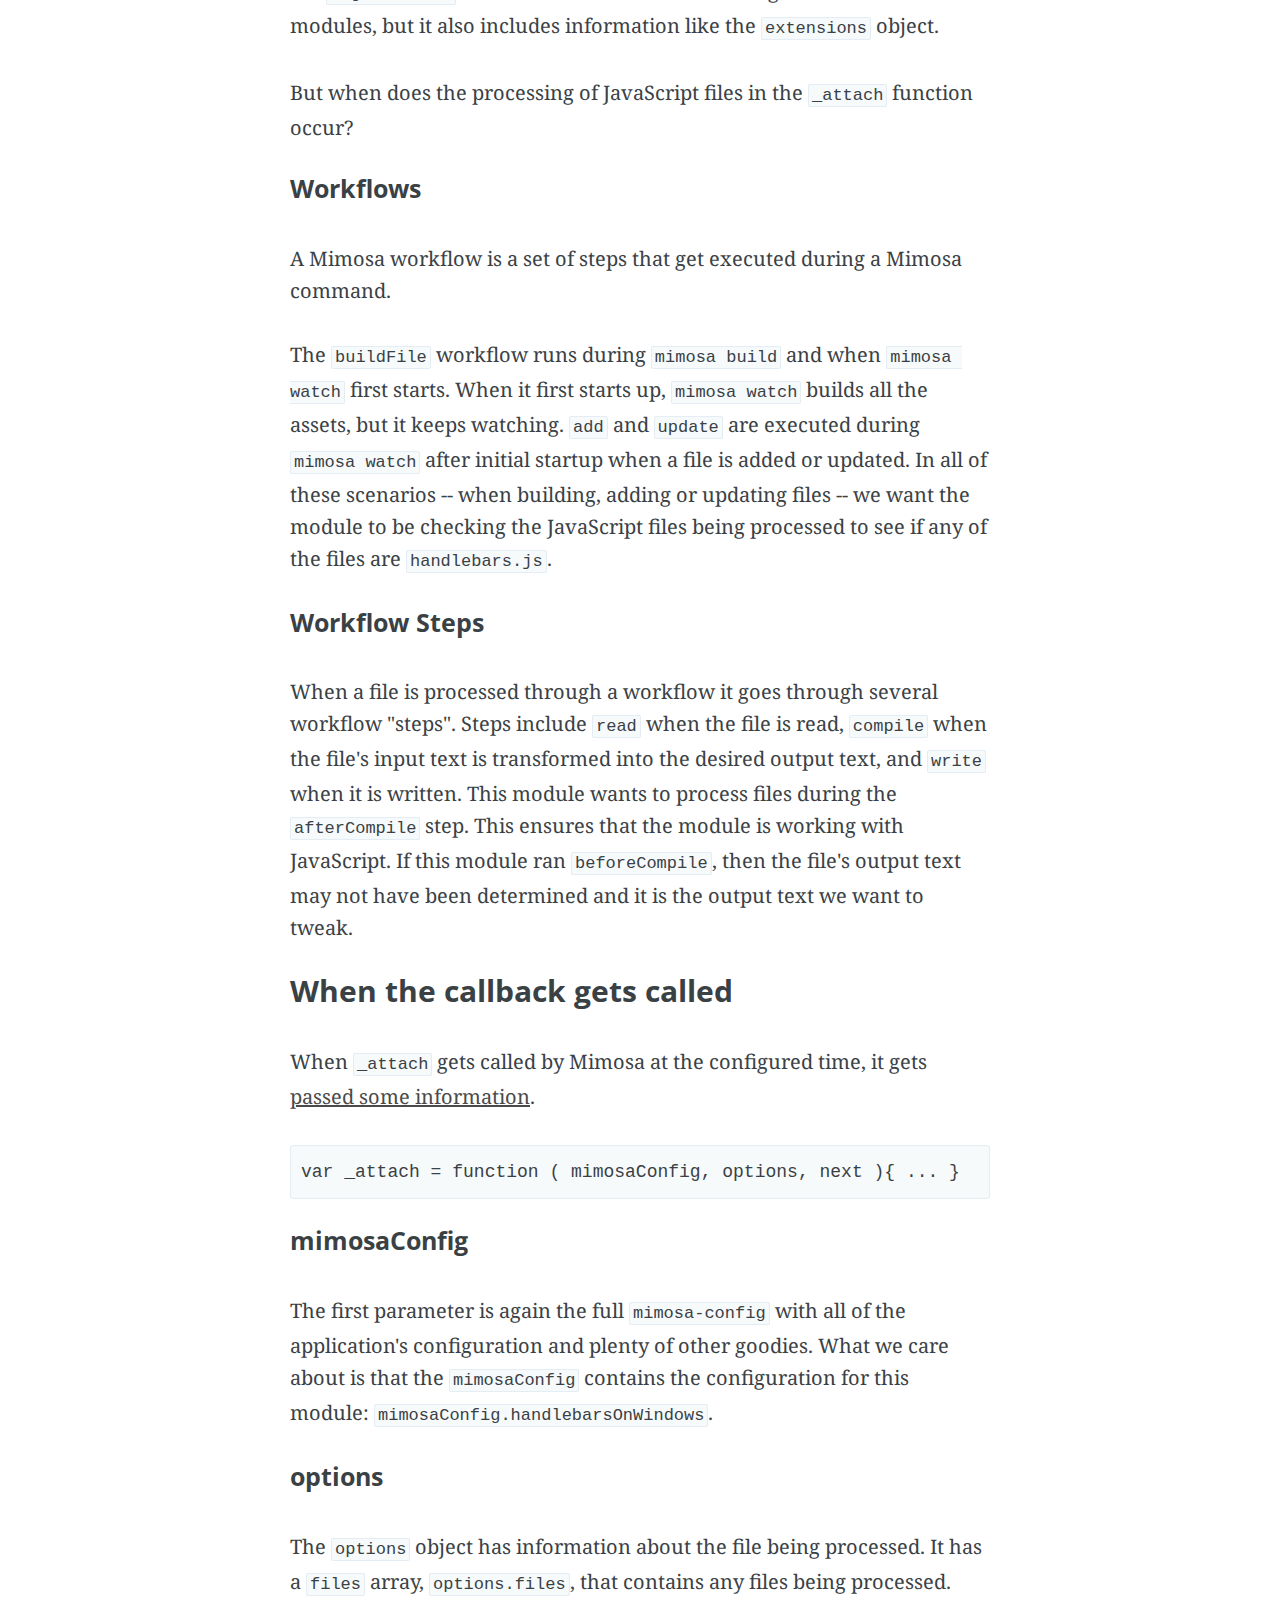
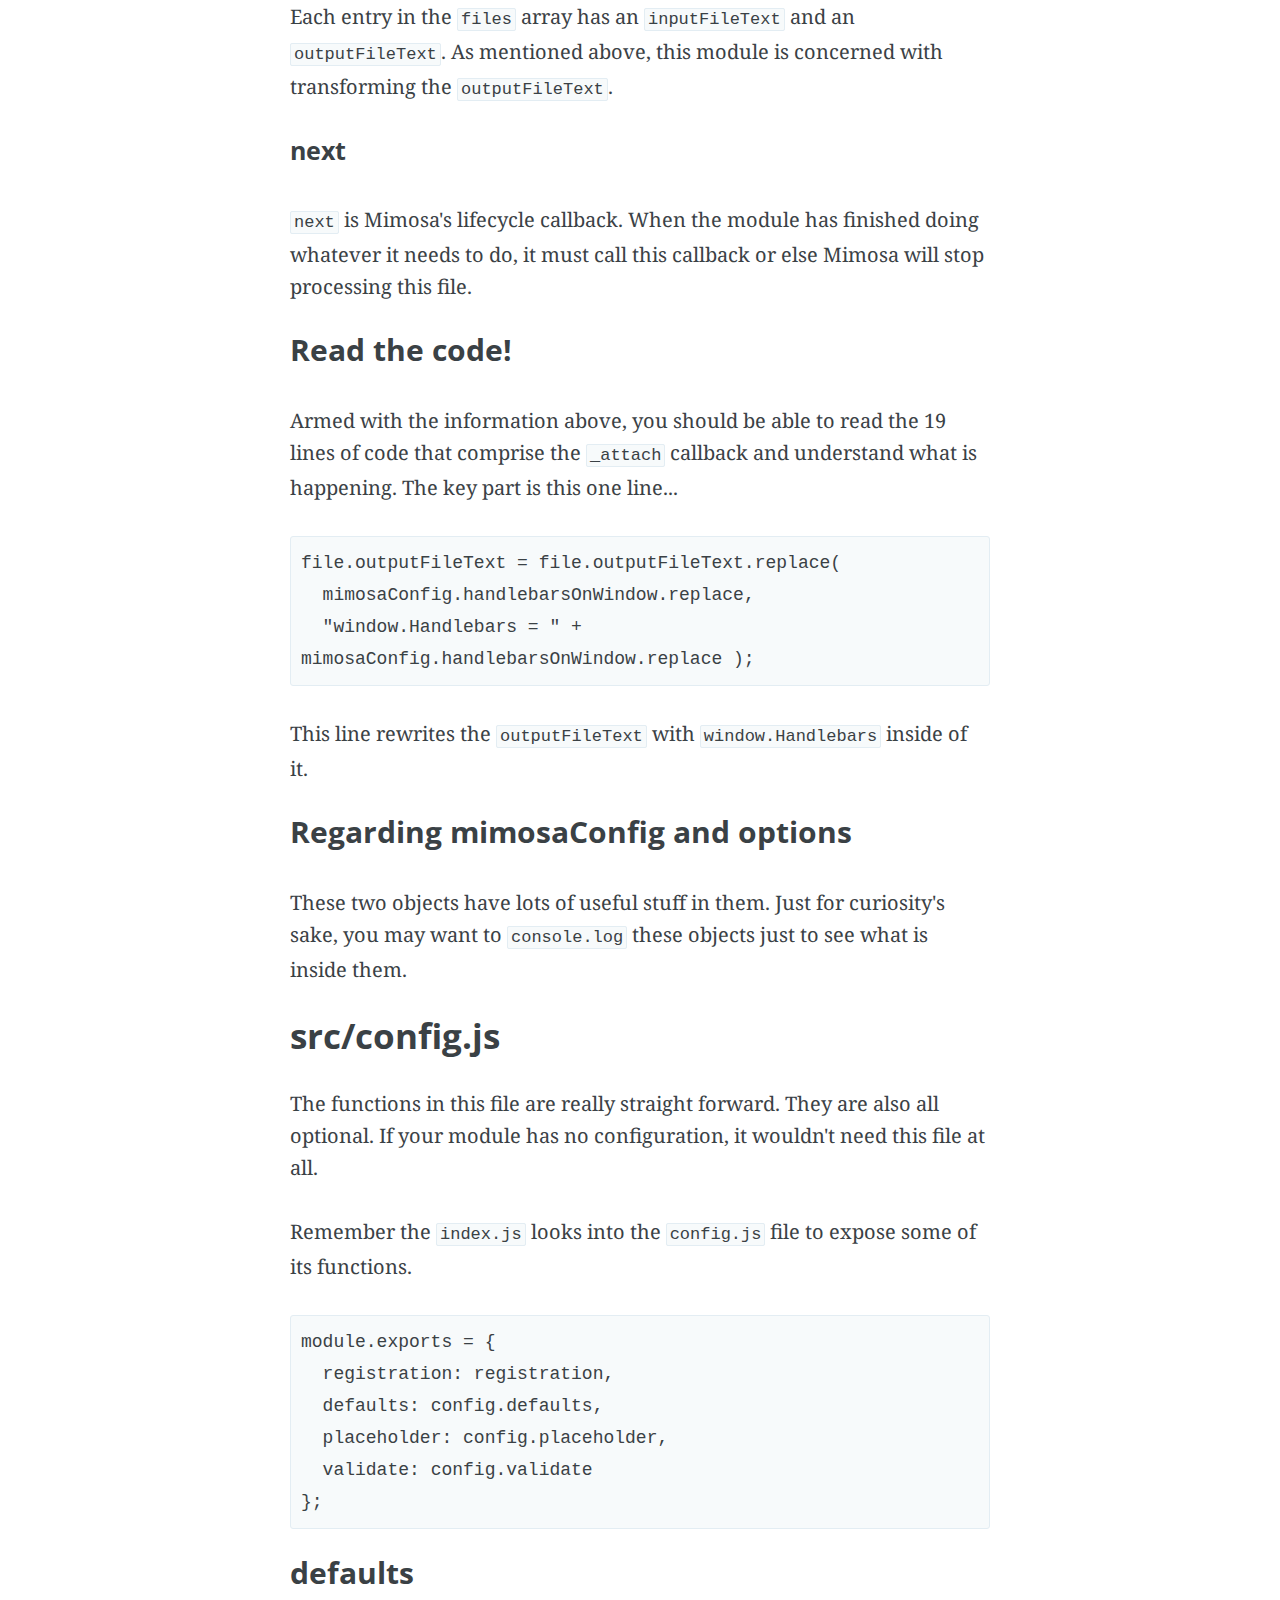
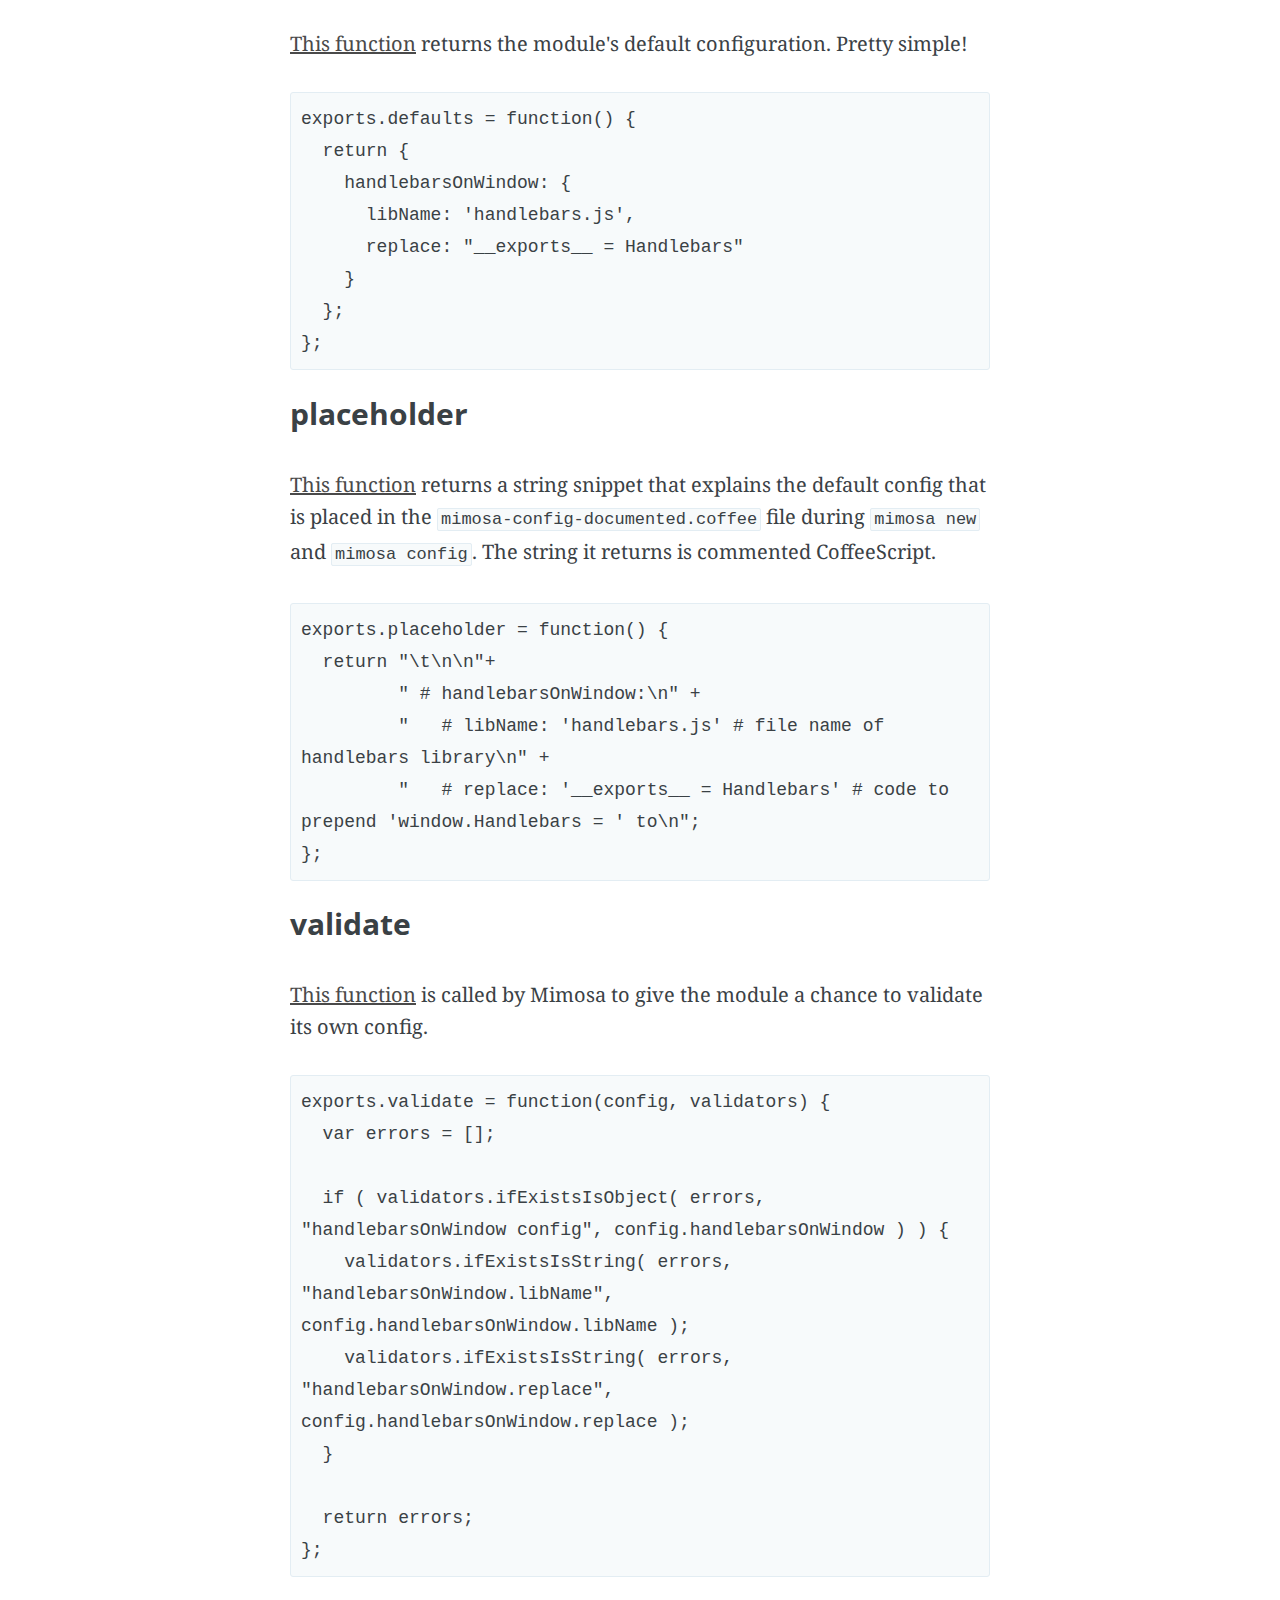
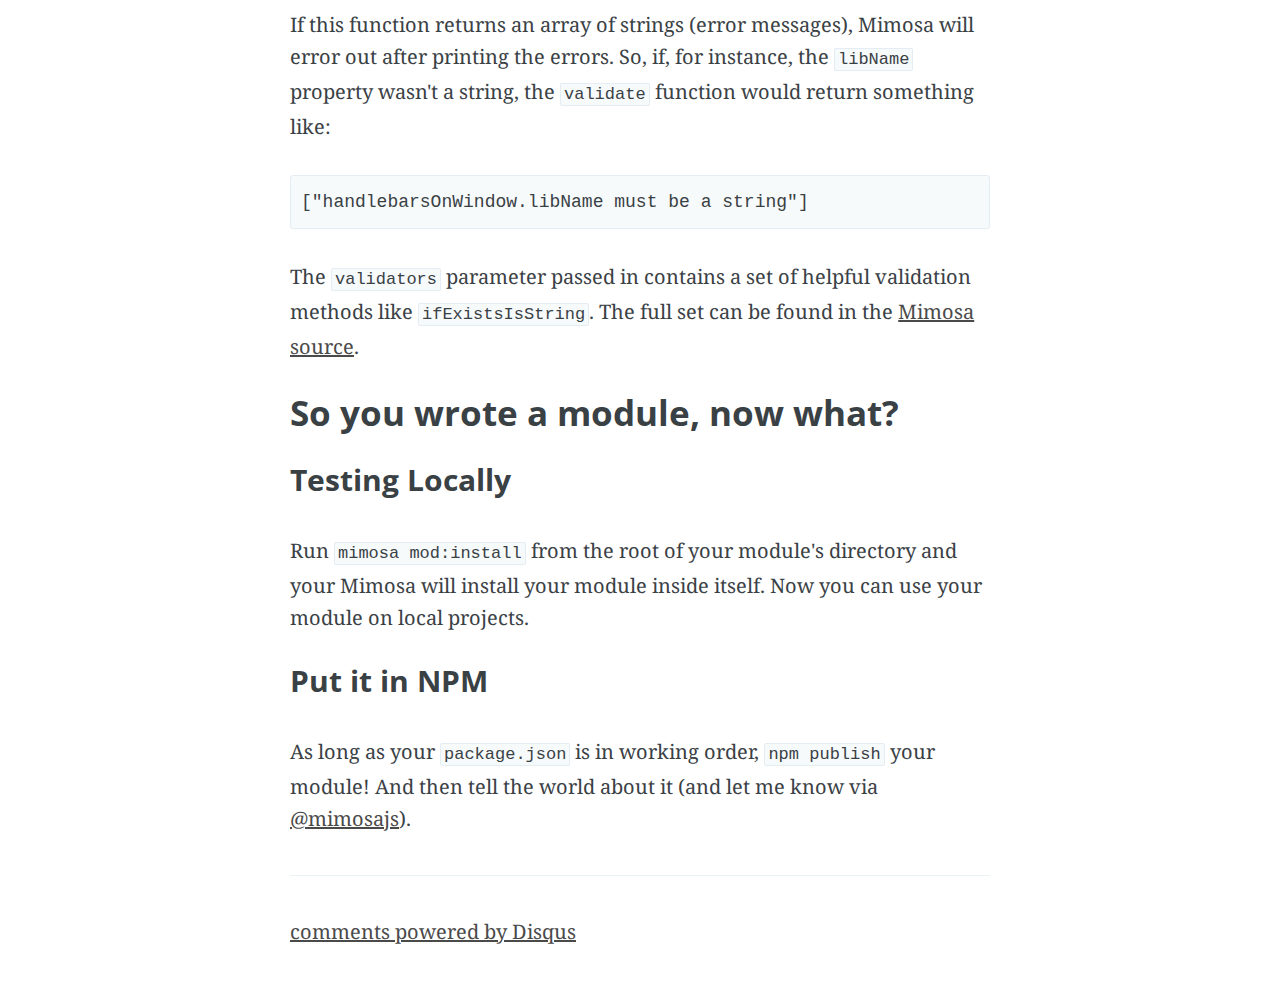
<file: making-a-mimosa-module/index.html>
<!DOCTYPE html>
<html>
<head>
    
    <meta charset="utf-8" />
    <meta http-equiv="X-UA-Compatible" content="IE=edge" />

    
    <title>Making a Mimosa Module | DC-based web developer</title>
    <meta name="description" content="Washington DC based Dad, UI architect, web developer and open source enthusiast. Creator of Mimosa." />

    <meta name="HandheldFriendly" content="True" />
    <meta name="MobileOptimized" content="320" />
    <meta name="viewport" content="width=device-width, initial-scale=1.0" />

    <link rel="shortcut icon" href="../favicon.ico">

    
    <link rel="stylesheet" type="text/css" href="../assets/css/screen.css?v=f273766f7b" />
    <link rel="stylesheet" type="text/css" href="../assets/font-awesome-4.0.3/css/font-awesome.min.css?v=f273766f7b" />
    <link rel="stylesheet" type="text/css" href="http://fonts.googleapis.com/css?family=Noto+Serif:400,700,400italic|Open+Sans:700,400" />


    
    <meta name="generator" content="Ghost 0.4" />
<link rel="alternate" type="application/rss+xml" title="David Bashford" href="../rss/index.html">
<link rel="canonical" href="index.html" />
</head>
<body class="post-template tag-module">

    

    
    



    <header class="site-head" >

        
        <div class="vertical">
            <div class="site-head-content inner">
                <a class="blog-logo" href="../index.html"><img src="../content/images/2014/Jan/dbashford_avatar.png" alt="Blog Logo" /></a>
                <h1 class="blog-title">David Bashford</h1>
                <h2 class="blog-description">A web dev blog from a Washington DC based Dad, UI architect, web developer, and creator of <a href="http://mimosa.io">Mimosa</a>.</h2>
    	          <div class="blog-description"><a href="http://www.twitter.com/dkbashford/" style="text-decoration:none;"><i class="fa fa-twitter-square fa-fw"></i></a>&nbsp;&nbsp;<a href="https://github.com/dbashford"><i class="fa fa-github-square fa-fw"></i></a>&nbsp;&nbsp;<a href="http://www.twitter.com/mimosajs/" style="text-decoration:none;"><i class="fa fa-twitter-square fa-fw"></i></a>
            </div>
        </div>
    </header>

 
<main class="content" role="main">

    <article class="post tag-module">

        



        
        

            <h1 class="post-title">Making a Mimosa Module</h1>
            <span class="post-meta">Published <time datetime="2014-01-29">January 29, 2014</time>. Tags: module</span>
            <section class="post-content">
                <p>While the site has a <a href="http://mimosa.io/modules.html">lot of documentation</a> on how modules are built with a small walk-through, I wanted to dedicate some serious attention to how easy it is to build something and get it linked into your workflow.</p>

<h2 id="examplemodule">Example Module</h2>

<p>A great way to learn how a module is built is to look at a real simple existing module. We'll look at the <a href="https://github.com/dbashford/mimosa-handlebars-on-window">handlebars-on-window</a> module. The goal of that module is detect a <code>handlebars.js</code> file as it flows through Mimosa's build steps and transform the text of the file to make the <code>Handlebars</code> object visible on the <code>window</code>. If you are wondering why such a module would exist, you can check the <a href="https://github.com/dbashford/mimosa-handlebars-on-window#why">README</a>.</p>

<h2 id="filestructure">File Structure</h2>

<p>This is the file structure for the <a href="https://github.com/dbashford/mimosa-handlebars-on-window">handlebars-on-window</a> module.</p>

<pre><code>/src
  config.js
  index.js
.gitignore
.npmignore
README.md  
mimosa-config.coffee  
package.json  
</code></pre>

<h2 id="nonmimosafiles">Non-Mimosa Files</h2>

<p>Lets knock out the simple stuff first.  These files are more about Git, NPM and node and not about Mimosa, but they are a common part of any Mimosa module.</p>

<h3 id="mimosaconfigcoffee">mimosa-config.coffee</h3>

<p>If you are interested in building a module, you are likely using Mimosa. This file configures Mimosa. But, don't let the presence of this file confuse you, the <code>mimosa-config</code> file has nothing to do with the Mimosa module.  A Mimosa module does not need a <code>mimosa-config</code> to <strong>be</strong> a module.</p>

<p>When I built this module I wanted to make sure I ran  <a href="http://www.jshint.com/">JSHint</a> over the project's source code to make sure the JavaScript code is idiomatic and to catch simple syntax bugs quickly. It just so happens Mimosa can do that, so I use Mimosa to run JSHint.</p>

<h3 id="readmemd">README.md</h3>

<p><code>README.md</code> contains the module's documentation.  How to install it, how to configure it and what its purpose is. More documentation the better! Many of the Mimosa modules have a common pattern for documentation if you care to follow it. </p>

<p>The <a href="https://github.com/dbashford/mimosa-handlebars-on-window">handlebars-on-window</a> has documentation that covers usage, functionality and configuration.</p>

<h3 id="gitignore">.gitignore</h3>

<p>This indicates what local files you do not want to push to your git repository.  Because Mimosa modules are node projects, using <code>.gitignore</code> to make sure you do not push the <code>node_modules</code> directory is common.</p>

<h3 id="npmignore">.npmignore</h3>

<p><a href="https://npmjs.org/">NPM</a> is where you will deploy your module when you are done with it and it is how other people will get your module. As with <code>.gitignore</code> and git, <code>.npmignore</code> determines what files are not sent to NPM when you publish your module. The files that get published to NPM are the ones that get delivered when someone uses your module.</p>

<p>The <code>mimosa-config</code> is a good example of something to add to the <code>.npmignore</code>.  It is only there to run JSHint during development. It isn't useful for anything else.</p>

<h3 id="packagejson">package.json</h3>

<p>The <code>package.json</code> configures node projects. If your module needs any other node modules (like <a href="https://github.com/ryanmcgrath/wrench-js">wrench</a> for directory manipulation or <a href="https://github.com/mikeal/request">request</a> for some HTTP goodness), you would declare those as <code>dependencies</code> in your <code>package.json</code>.  This file is also where you declare the name of your module, in this case <code>mimosa-handlebars-on-window</code>.</p>

<p>Nodejitsu has a <a href="http://package.json.nodejitsu.com/">great guide</a> on the <code>package.json</code>.</p>

<h2 id="modulecode">Module Code</h2>

<p>While some of the previous files are necessary, they don't really have anything to do with Mimosa.  The files inside <code>src</code> are where the module's code exists.</p>

<p>The first thing to identify is where the module's main code is. When Mimosa uses the module, what does it use?</p>

<p>The <code>package.json</code> has a property in it named <code>main</code>.</p>

<pre><code>"main": "./src"  
</code></pre>

<p>This points anything using this module to module's main entry point.  In this case it is pointed at the directory <code>./src</code>.  By default, when a directory is the <code>name</code> rather than a file it means that the file to use is <code>index.js</code> inside that directory.</p>

<p>And that is where we'll start.</p>

<h3 id="srcindexjs">src/index.js</h3>

<p>Because the <code>index.js</code> is the <code>main</code> for this NPM module, that means it is responsible for defining the interface Mimosa will use.  At the <a href="https://github.com/dbashford/mimosa-handlebars-on-window/blob/master/src/index.js#L33-L38">bottom of the index.js file</a> is a <code>module.exports</code>. </p>

<pre><code>module.exports = {  
  registration: registration,
  defaults: config.defaults,
  placeholder: config.placeholder,
  validate: config.validate
};
</code></pre>

<p>Each property in this object is a reference to a function. These four functions are the functions that Mimosa will use in order to access the module's functionality.</p>

<p>Not only is <code>module.exports</code> the interface for this module, is also contains the interface Mimosa expects from its modules. For every module plugged into Mimosa, Mimosa will look to execute these specific functions and various times during a build or during <code>mimosa new</code>.</p>

<p>The <code>defaults</code>, <code>placeholder</code> and <code>validate</code> functions are all inside the <code>config.js</code> file that is <code>require</code>d (imported) into <code>index.js</code>.  We'll cover those after we touch on the most important of the interface functions.</p>

<h4 id="registration">registration</h4>

<p>The <code>registration</code> function is how a Mimosa module hooks itself into a Mimosa build. It is the most important of all the functions, and it is only <a href="https://github.com/dbashford/mimosa-handlebars-on-window/blob/master/src/index.js#L30">one line of code</a>!</p>

<pre><code>var registration = function (mc, register) {  
  register( 
    ['add','update','buildFile'],
    'afterCompile', 
    _attach, 
    mc.extensions.javascript );
};
</code></pre>

<p>Before digging into this code, lets refresh what this module does. It's purpose is to add the text "<code>window.Handlebars</code>" to the <code>handlebars.js</code> file. That's all. That means this module needs to process JavaScript files, capture the <code>handlebars.js</code> and update the text that is going to be written.</p>

<p>This line of code <code>register</code>s files with JavaScript extensions (<code>mc.extensions.javascript</code>) to be processed by the <code>_attach</code> function (which is <a href="https://github.com/dbashford/mimosa-handlebars-on-window/blob/master/src/index.js#L6">higher up in the code</a>) after compilation has been executed (<code>afterCompile</code>) whenever a file is <code>add</code>ed, <code>update</code>d or built (<code>buildFile</code>).</p>

<p>Lets break that down.</p>

<h5 id="callback">Callback</h5>

<p><code>_attach</code> is the callback for this registration. This is where the module's code lives. It is this code that will look for <code>handlebars.js</code> and update the text.</p>

<h5 id="extensions">Extensions</h5>

<p><code>mc.extensions.javascript</code> is a reference to an array of JavaScript extensions being processed by the application. By <code>register</code>ing this array of extensions, it ensures the <code>_attach</code> callback gets called only when a JavaScript file is being processed. This would include CoffeeScript files as well as JavaScript files. But it would ensure that, for instance, CSS files or images being processed by Mimosa would not trigger the <code>_attach</code> callback.</p>

<p><code>mc</code> is the fully evaluated and amplified <code>mimosa-confg</code> and it is passed to the <code>registration</code> function. It includes all the configuration for all the modules, but it also includes information like the <code>extensions</code> object.</p>

<p>But when does the processing of JavaScript files in the <code>_attach</code> function occur?</p>

<h5 id="workflows">Workflows</h5>

<p>A Mimosa workflow is a set of steps that get executed during a Mimosa command.</p>

<p>The <code>buildFile</code> workflow runs during <code>mimosa build</code> and when <code>mimosa watch</code> first starts. When it first starts up, <code>mimosa watch</code> builds all the assets, but it keeps watching. <code>add</code> and <code>update</code> are executed during <code>mimosa watch</code> after initial startup when a file is added or updated. In all of these scenarios -- when building, adding or updating files -- we want the module to be checking the JavaScript files being processed to see if any of the files are <code>handlebars.js</code>.</p>

<h5 id="workflowsteps">Workflow Steps</h5>

<p>When a file is processed through a workflow it goes through several workflow "steps". Steps include <code>read</code> when the file is read, <code>compile</code> when the file's input text is transformed into the desired output text, and <code>write</code> when it is written. This module wants to process files during the <code>afterCompile</code> step. This ensures that the module is working with JavaScript. If this module ran <code>beforeCompile</code>, then the file's output text may not have been determined and it is the output text we want to tweak.</p>

<h4 id="whenthecallbackgetscalled">When the callback gets called</h4>

<p>When <code>_attach</code> gets called by Mimosa at the configured time, it gets <a href="https://github.com/dbashford/mimosa-handlebars-on-window/blob/master/src/index.js#L6">passed some information</a>.</p>

<pre><code>var _attach = function ( mimosaConfig, options, next ){ ... }  
</code></pre>

<h5 id="mimosaconfig">mimosaConfig</h5>

<p>The first parameter is again the full <code>mimosa-config</code> with all of the application's configuration and plenty of other goodies. What we care about is that the <code>mimosaConfig</code> contains the configuration for this module: <code>mimosaConfig.handlebarsOnWindows</code>.</p>

<h5 id="options">options</h5>

<p>The <code>options</code> object has information about the file being processed. It has a <code>files</code> array, <code>options.files</code>, that contains any files being processed.  Each entry in the <code>files</code> array has an <code>inputFileText</code> and an <code>outputFileText</code>. As mentioned above, this module is concerned with transforming the <code>outputFileText</code>.</p>

<h5 id="next">next</h5>

<p><code>next</code> is Mimosa's lifecycle callback. When the module has finished doing whatever it needs to do, it must call this callback or else Mimosa will stop processing this file.</p>

<h4 id="readthecode">Read the code!</h4>

<p>Armed with the information above, you should be able to read the 19 lines of code that comprise the <code>_attach</code> callback and understand what is happening.  The key part is this one line...</p>

<pre><code>file.outputFileText = file.outputFileText.replace(  
  mimosaConfig.handlebarsOnWindow.replace,
  "window.Handlebars = " +     mimosaConfig.handlebarsOnWindow.replace );
</code></pre>

<p>This line rewrites the <code>outputFileText</code> with <code>window.Handlebars</code> inside of it.</p>

<h4 id="regardingmimosaconfigandoptions">Regarding mimosaConfig and options</h4>

<p>These two objects have lots of useful stuff in them. Just for curiosity's sake, you may want to <code>console.log</code> these objects just to see what is inside them.</p>

<h3 id="srcconfigjs">src/config.js</h3>

<p>The functions in this file are really straight forward.  They are also all optional.  If your module has no configuration, it wouldn't need this file at all.</p>

<p>Remember the <code>index.js</code> looks into the <code>config.js</code> file to expose some of its functions.</p>

<pre><code>module.exports = {  
  registration: registration,
  defaults: config.defaults,
  placeholder: config.placeholder,
  validate: config.validate
};
</code></pre>

<h4 id="defaults">defaults</h4>

<p><a href="https://github.com/dbashford/mimosa-handlebars-on-window/blob/master/src/config.js#L3-L10">This function</a> returns the module's default configuration. Pretty simple!</p>

<pre><code>exports.defaults = function() {  
  return {
    handlebarsOnWindow: {
      libName: 'handlebars.js',
      replace: "__exports__ = Handlebars"
    }
  };
};
</code></pre>

<h4 id="placeholder">placeholder</h4>

<p><a href="https://github.com/dbashford/mimosa-handlebars-on-window/blob/master/src/config.js#L12-L17">This function</a> returns a string snippet that explains the default config that is placed in the <code>mimosa-config-documented.coffee</code> file during <code>mimosa new</code> and <code>mimosa config</code>.  The string it returns is commented CoffeeScript.</p>

<pre><code>exports.placeholder = function() {  
  return "\t\n\n"+
         " # handlebarsOnWindow:\n" +
         "   # libName: 'handlebars.js' # file name of handlebars library\n" +
         "   # replace: '__exports__ = Handlebars' # code to prepend 'window.Handlebars = ' to\n";
};
</code></pre>

<h4 id="validate">validate</h4>

<p><a href="https://github.com/dbashford/mimosa-handlebars-on-window/blob/master/src/config.js#L19-L28">This function</a> is called by Mimosa to give the module a chance to validate its own config.</p>

<pre><code>exports.validate = function(config, validators) {  
  var errors = [];

  if ( validators.ifExistsIsObject( errors, "handlebarsOnWindow config", config.handlebarsOnWindow ) ) {
    validators.ifExistsIsString( errors, "handlebarsOnWindow.libName", config.handlebarsOnWindow.libName );
    validators.ifExistsIsString( errors, "handlebarsOnWindow.replace", config.handlebarsOnWindow.replace );
  }

  return errors;
};
</code></pre>

<p>If this function returns an array of strings (error messages), Mimosa will error out after printing the errors. So, if, for instance, the <code>libName</code> property wasn't a string, the <code>validate</code> function would return something like:</p>

<pre><code>["handlebarsOnWindow.libName must be a string"]
</code></pre>

<p>The <code>validators</code> parameter passed in contains a set of helpful validation methods like <code>ifExistsIsString</code>.  The full set can be found in the <a href="https://github.com/dbashford/mimosa/blob/master/src/util/validators.coffee">Mimosa source</a>.</p>

<h3 id="soyouwroteamodulenowwhat">So you wrote a module, now what?</h3>

<h4 id="testinglocally">Testing Locally</h4>

<p>Run <code>mimosa mod:install</code> from the root of your module's directory and your Mimosa will install your module inside itself.  Now you can use your module on local projects.</p>

<h4 id="putitinnpm">Put it in NPM</h4>

<p>As long as your <code>package.json</code> is in working order, <code>npm publish</code> your module! And then tell the world about it (and let me know via <a href="https://twitter.com/MimosaJS">@mimosajs</a>).</p>
            </section>
            <footer class="post-footer">

            </footer>

        

        <div id="disqus_thread"></div>
         <script type="text/javascript">
             var disqus_shortname = 'dbashford'; // required: replace example with your forum shortname
             var disqus_identifier = '4'; // make sure to use the post.id as an identifier, otherwise disqus will use the pages url per default, which might be problematic...

             /* * * DON'T EDIT BELOW THIS LINE * * */
             (function() {
                 var dsq = document.createElement('script'); dsq.type = 'text/javascript'; dsq.async = true;
                 dsq.src = '//' + disqus_shortname + '.disqus.com/embed.js';
                 (document.getElementsByTagName('head')[0] || document.getElementsByTagName('body')[0]).appendChild(dsq);
             })();
         </script>
         <noscript>Please enable JavaScript to view the <a href="http://disqus.com/?ref_noscript">comments powered by Disqus.</a></noscript>
         <a href="http://disqus.com" class="dsq-brlink">comments powered by <span class="logo-disqus">Disqus</span></a>


    </article>

</main>


    <footer class="site-footer">
        <a class="subscribe icon-feed" href="../rss/index.html"><span class="tooltip">Subscribe!</span></a>
        <div class="inner">
             <section class="poweredby">Proudly published with <a class="icon-ghost" href="http://ghost.org">Ghost</a></section>
        </div>
    </footer>

    
    <script src="../shared/vendor/jquery/jquery.js?v=f273766f7b"></script>


    <script type="text/javascript" src="../assets/js/jquery-1.9.1.min.js?v=f273766f7b"></script>

    

    <script type="text/javascript" src="../assets/js/jquery.fitvids.js?v=f273766f7b"></script>
    <script type="text/javascript" src="../assets/js/index.js?v=f273766f7b"></script>

    <script type="text/javascript">

      var _gaq = _gaq || [];
      _gaq.push(['_setAccount', 'UA-47434157-1']);
      _gaq.push(['_trackPageview']);

      (function() {
        var ga = document.createElement('script'); ga.type = 'text/javascript'; ga.async = true;
        ga.src = ('https:' == document.location.protocol ? 'https://ssl' : 'http://www') + '.google-analytics.com/ga.js';
        var s = document.getElementsByTagName('script')[0]; s.parentNode.insertBefore(ga, s);
      })();

    </script>

</body>
</html>
</file>
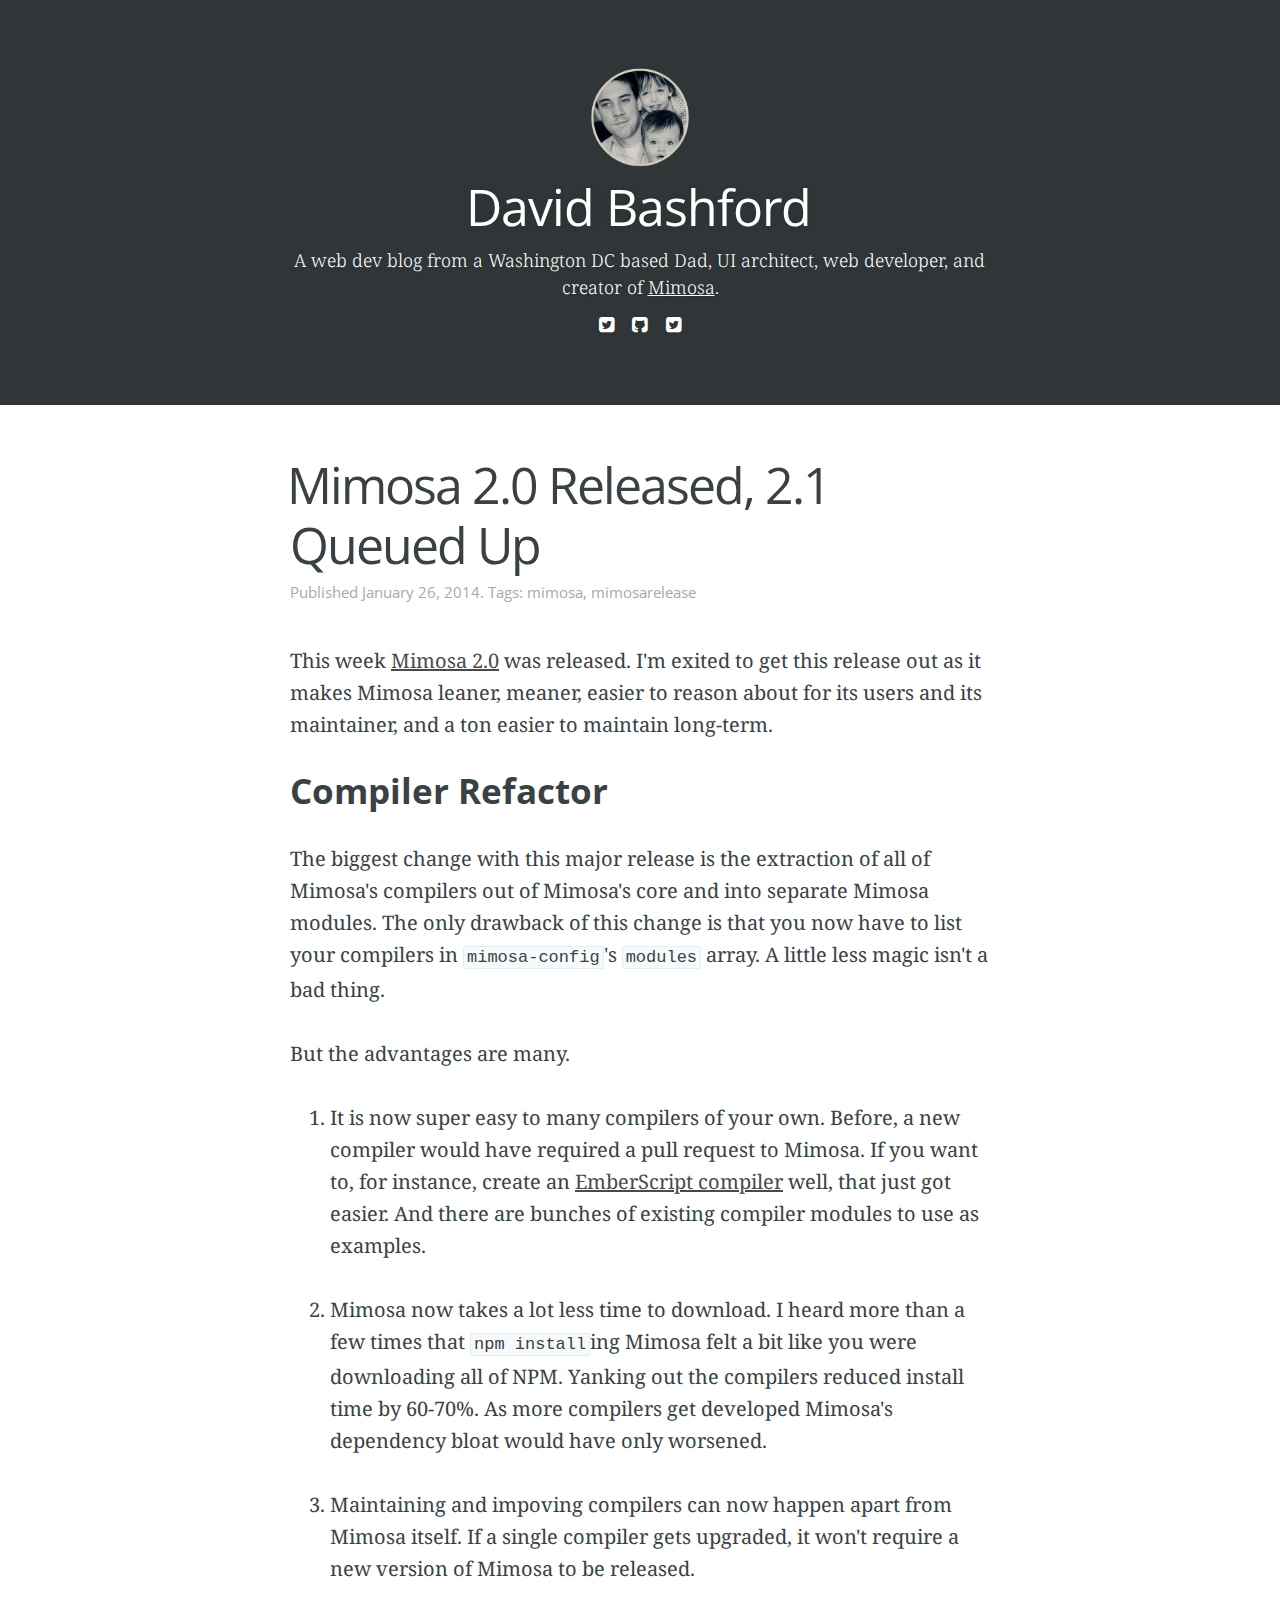
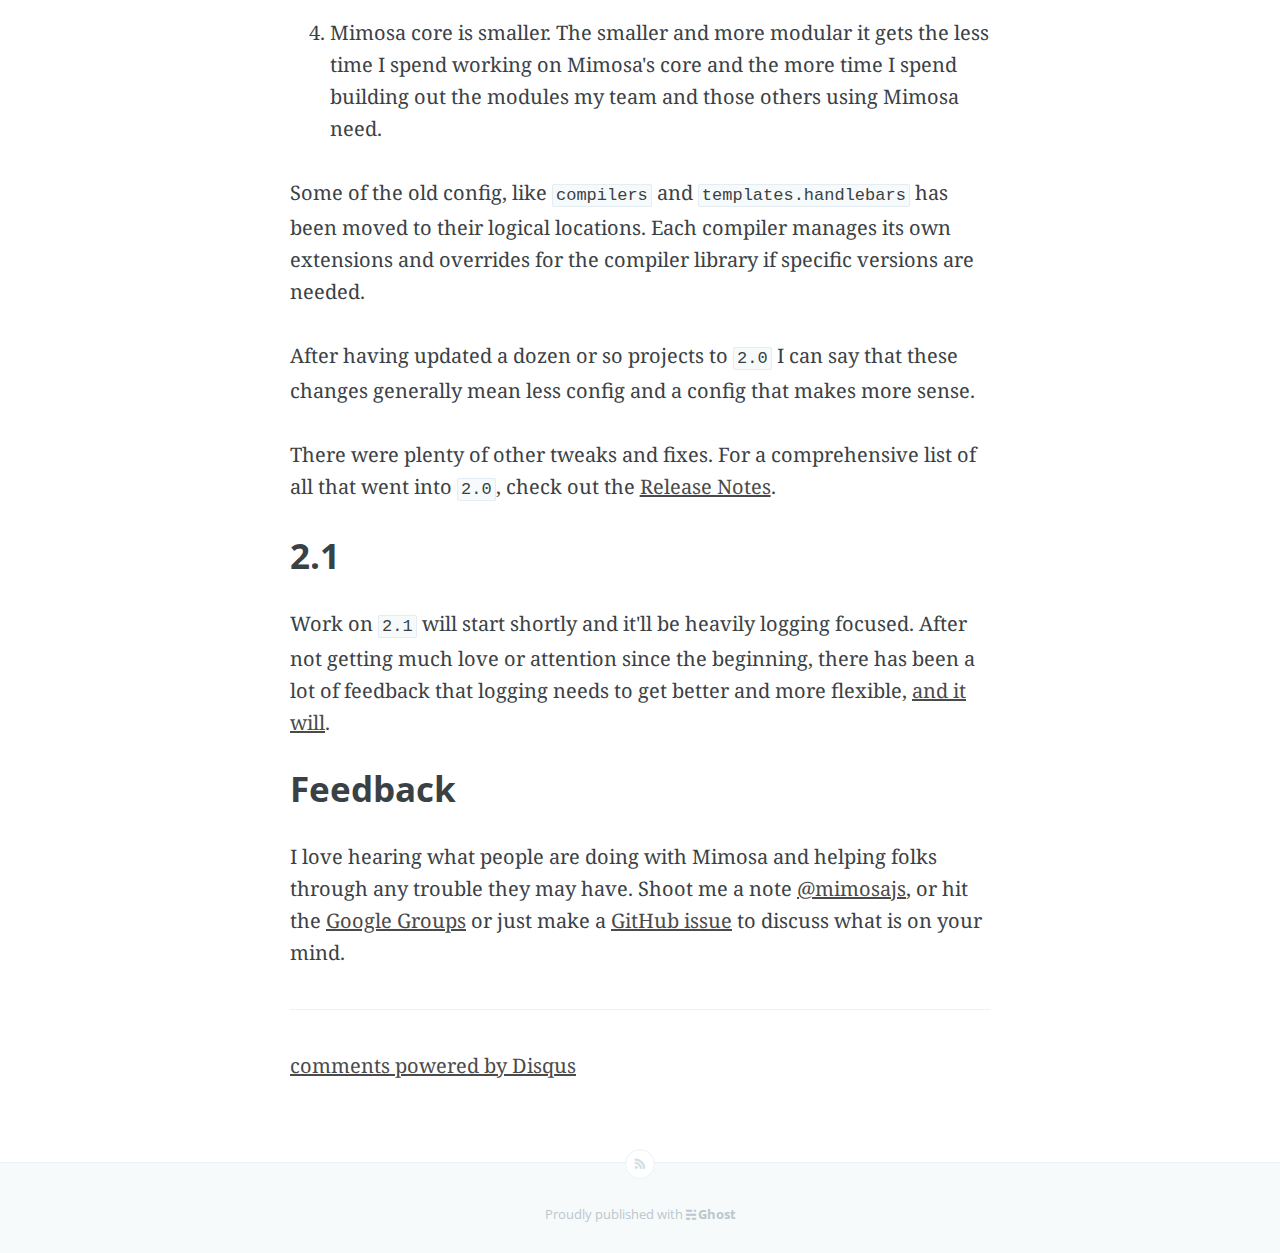
<file: mimosa-2-0-released-2-1-queued-up/index.html>
<!DOCTYPE html>
<html>
<head>
    
    <meta charset="utf-8" />
    <meta http-equiv="X-UA-Compatible" content="IE=edge" />

    
    <title>Mimosa 2.0 Released, 2.1 Queued Up | DC-based web developer</title>
    <meta name="description" content="Washington DC based Dad, UI architect, web developer and open source enthusiast. Creator of Mimosa." />

    <meta name="HandheldFriendly" content="True" />
    <meta name="MobileOptimized" content="320" />
    <meta name="viewport" content="width=device-width, initial-scale=1.0" />

    <link rel="shortcut icon" href="../favicon.ico">

    
    <link rel="stylesheet" type="text/css" href="../assets/css/screen.css?v=f273766f7b" />
    <link rel="stylesheet" type="text/css" href="../assets/font-awesome-4.0.3/css/font-awesome.min.css?v=f273766f7b" />
    <link rel="stylesheet" type="text/css" href="http://fonts.googleapis.com/css?family=Noto+Serif:400,700,400italic|Open+Sans:700,400" />


    
    <meta name="generator" content="Ghost 0.4" />
<link rel="alternate" type="application/rss+xml" title="David Bashford" href="../rss/index.html">
<link rel="canonical" href="index.html" />
</head>
<body class="post-template tag-mimosa tag-mimosarelease">

    

    
    



    <header class="site-head" >

        
        <div class="vertical">
            <div class="site-head-content inner">
                <a class="blog-logo" href="../index.html"><img src="../content/images/2014/Jan/dbashford_avatar.png" alt="Blog Logo" /></a>
                <h1 class="blog-title">David Bashford</h1>
                <h2 class="blog-description">A web dev blog from a Washington DC based Dad, UI architect, web developer, and creator of <a href="http://mimosa.io">Mimosa</a>.</h2>
    	          <div class="blog-description"><a href="http://www.twitter.com/dkbashford/" style="text-decoration:none;"><i class="fa fa-twitter-square fa-fw"></i></a>&nbsp;&nbsp;<a href="https://github.com/dbashford"><i class="fa fa-github-square fa-fw"></i></a>&nbsp;&nbsp;<a href="http://www.twitter.com/mimosajs/" style="text-decoration:none;"><i class="fa fa-twitter-square fa-fw"></i></a>
            </div>
        </div>
    </header>

 
<main class="content" role="main">

    <article class="post tag-mimosa tag-mimosarelease">

        



        
        

            <h1 class="post-title">Mimosa 2.0 Released, 2.1 Queued Up</h1>
            <span class="post-meta">Published <time datetime="2014-01-26">January 26, 2014</time>. Tags: mimosa, mimosarelease</span>
            <section class="post-content">
                <p>This week <a href="http://mimosa.io">Mimosa 2.0</a> was released. I'm exited to get this release out as it makes Mimosa leaner, meaner, easier to reason about for its users and its maintainer, and a ton easier to maintain long-term.</p>

<h3 id="compilerrefactor">Compiler Refactor</h3>

<p>The biggest change with this major release is the extraction of all of Mimosa's compilers out of Mimosa's core and into separate Mimosa modules. The only drawback of this change is that you now have to list your compilers in <code>mimosa-config</code>'s <code>modules</code> array. A little less magic isn't a bad thing.</p>

<p>But the advantages are many.</p>

<ol>
<li><p>It is now super easy to many compilers of your own. Before, a new compiler would have required a pull request to Mimosa. If you want to, for instance, create an <a href="https://github.com/dbashford/mimosa/issues/248">EmberScript compiler</a> well, that just got easier. And there are bunches of existing compiler modules to use as examples.</p></li>
<li><p>Mimosa now takes a lot less time to download. I heard more than a few times that <code>npm install</code>ing Mimosa felt a bit like you were downloading all of NPM. Yanking out the compilers reduced install time by 60-70%. As more compilers get developed Mimosa's dependency bloat would have only worsened.</p></li>
<li><p>Maintaining and impoving compilers can now happen apart from Mimosa itself. If a single compiler gets upgraded, it won't require a new version of Mimosa to be released.</p></li>
<li><p>Mimosa core is smaller. The smaller and more modular it gets the less time I spend working on Mimosa's core and the more time I spend building out the modules my team and those others using Mimosa need.</p></li>
</ol>

<p>Some of the old config, like <code>compilers</code> and <code>templates.handlebars</code> has been moved to their logical locations. Each compiler manages its own extensions and overrides for the compiler library if specific versions are needed.</p>

<p>After having updated a dozen or so projects to <code>2.0</code> I can say that these changes generally mean less config and a config that makes more sense.</p>

<p>There were plenty of other tweaks and fixes. For a comprehensive list of all that went into <code>2.0</code>, check out the <a href="https://github.com/dbashford/mimosa/blob/master/RELEASENOTES.md">Release Notes</a>.</p>

<h3 id="21">2.1</h3>

<p>Work on <code>2.1</code> will start shortly and it'll be heavily logging focused. After not getting much love or attention since the beginning, there has been a lot of feedback that logging needs to get better and more flexible, <a href="https://github.com/dbashford/mimosa/issues?labels=2.1&amp;page=1&amp;state=open">and it will</a>.</p>

<h3 id="feedback">Feedback</h3>

<p>I love hearing what people are doing with Mimosa and helping folks through any trouble they may have. Shoot me a note <a href="https://twitter.com/mimosajs/">@mimosajs</a>, or hit the <a href="https://groups.google.com/forum/#!forum/mimosajs">Google Groups</a> or just make a <a href="https://github.com/dbashford/mimosa/issues">GitHub issue</a> to discuss what is on your mind.</p>
            </section>
            <footer class="post-footer">

            </footer>

        

        <div id="disqus_thread"></div>
         <script type="text/javascript">
             var disqus_shortname = 'dbashford'; // required: replace example with your forum shortname
             var disqus_identifier = '3'; // make sure to use the post.id as an identifier, otherwise disqus will use the pages url per default, which might be problematic...

             /* * * DON'T EDIT BELOW THIS LINE * * */
             (function() {
                 var dsq = document.createElement('script'); dsq.type = 'text/javascript'; dsq.async = true;
                 dsq.src = '//' + disqus_shortname + '.disqus.com/embed.js';
                 (document.getElementsByTagName('head')[0] || document.getElementsByTagName('body')[0]).appendChild(dsq);
             })();
         </script>
         <noscript>Please enable JavaScript to view the <a href="http://disqus.com/?ref_noscript">comments powered by Disqus.</a></noscript>
         <a href="http://disqus.com" class="dsq-brlink">comments powered by <span class="logo-disqus">Disqus</span></a>


    </article>

</main>


    <footer class="site-footer">
        <a class="subscribe icon-feed" href="../rss/index.html"><span class="tooltip">Subscribe!</span></a>
        <div class="inner">
             <section class="poweredby">Proudly published with <a class="icon-ghost" href="http://ghost.org">Ghost</a></section>
        </div>
    </footer>

    
    <script src="../shared/vendor/jquery/jquery.js?v=f273766f7b"></script>


    <script type="text/javascript" src="../assets/js/jquery-1.9.1.min.js?v=f273766f7b"></script>

    

    <script type="text/javascript" src="../assets/js/jquery.fitvids.js?v=f273766f7b"></script>
    <script type="text/javascript" src="../assets/js/index.js?v=f273766f7b"></script>

    <script type="text/javascript">

      var _gaq = _gaq || [];
      _gaq.push(['_setAccount', 'UA-47434157-1']);
      _gaq.push(['_trackPageview']);

      (function() {
        var ga = document.createElement('script'); ga.type = 'text/javascript'; ga.async = true;
        ga.src = ('https:' == document.location.protocol ? 'https://ssl' : 'http://www') + '.google-analytics.com/ga.js';
        var s = document.getElementsByTagName('script')[0]; s.parentNode.insertBefore(ga, s);
      })();

    </script>

</body>
</html>
</file>
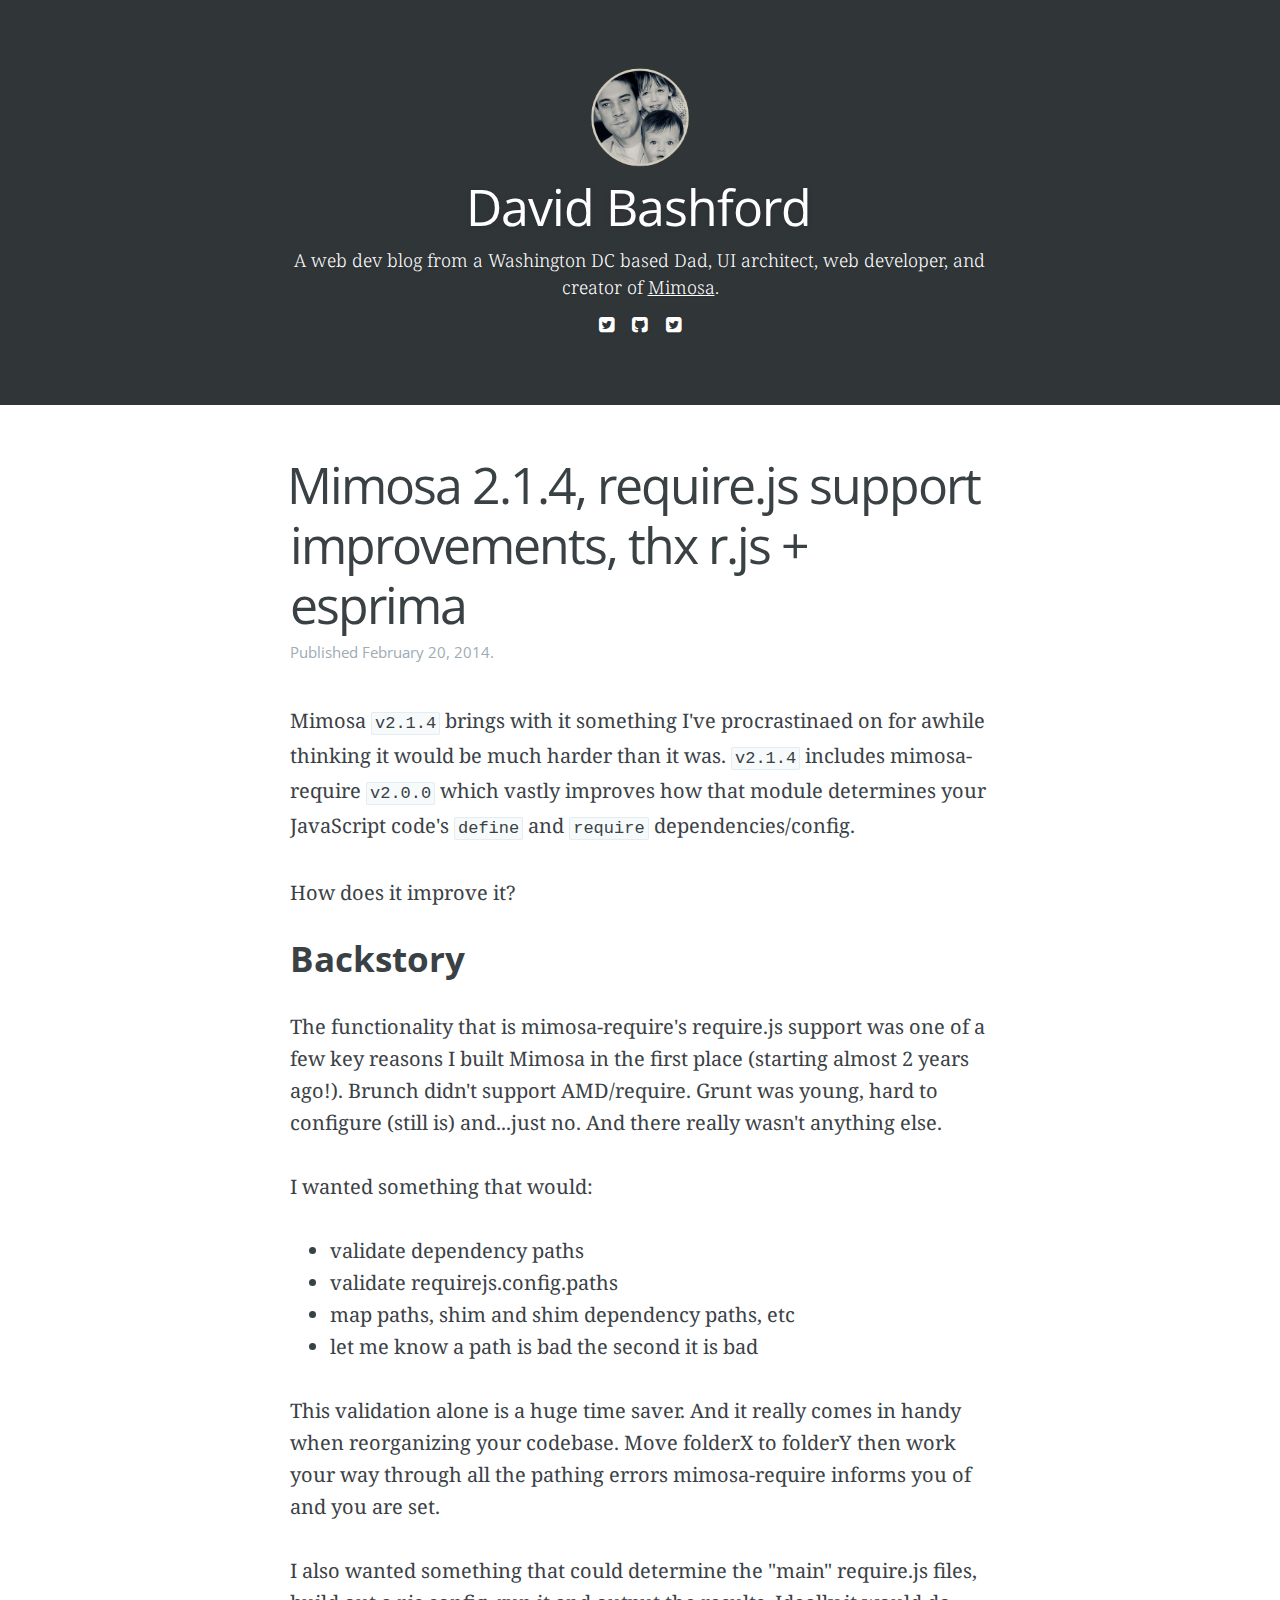
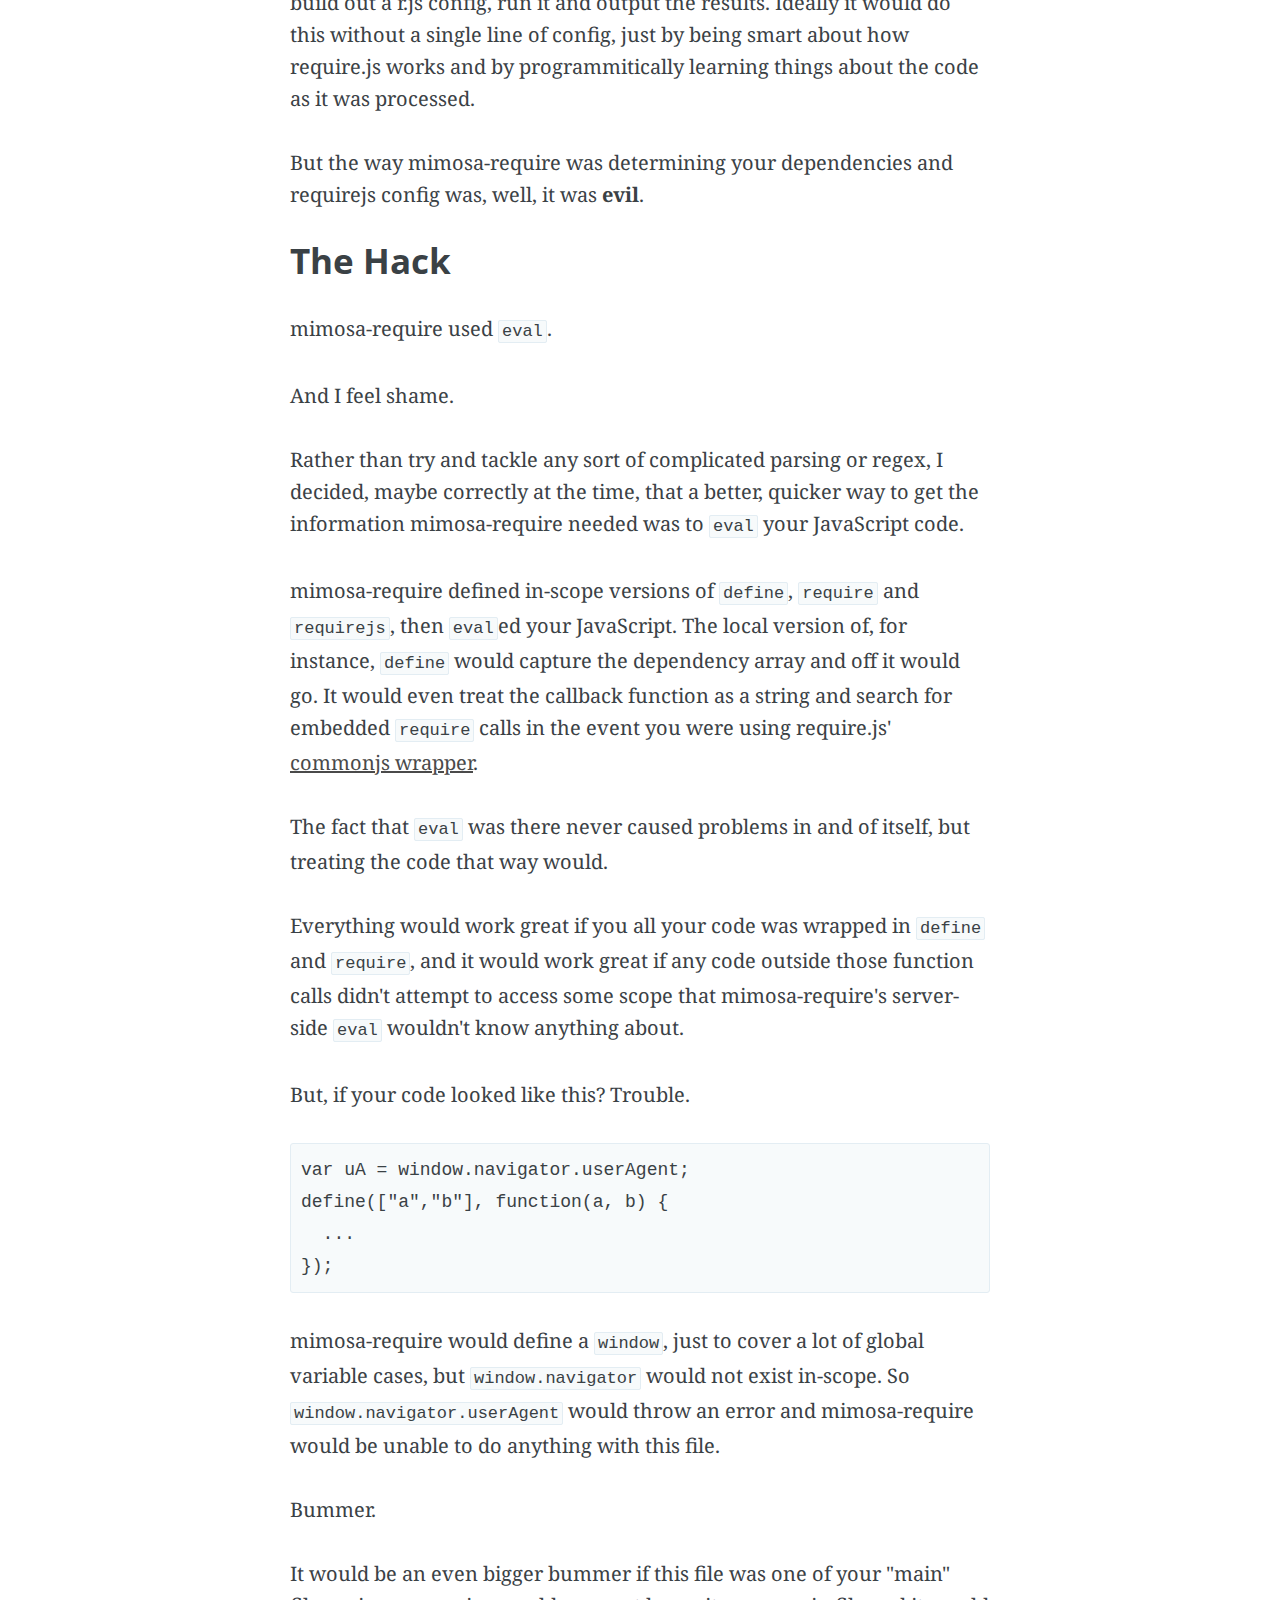
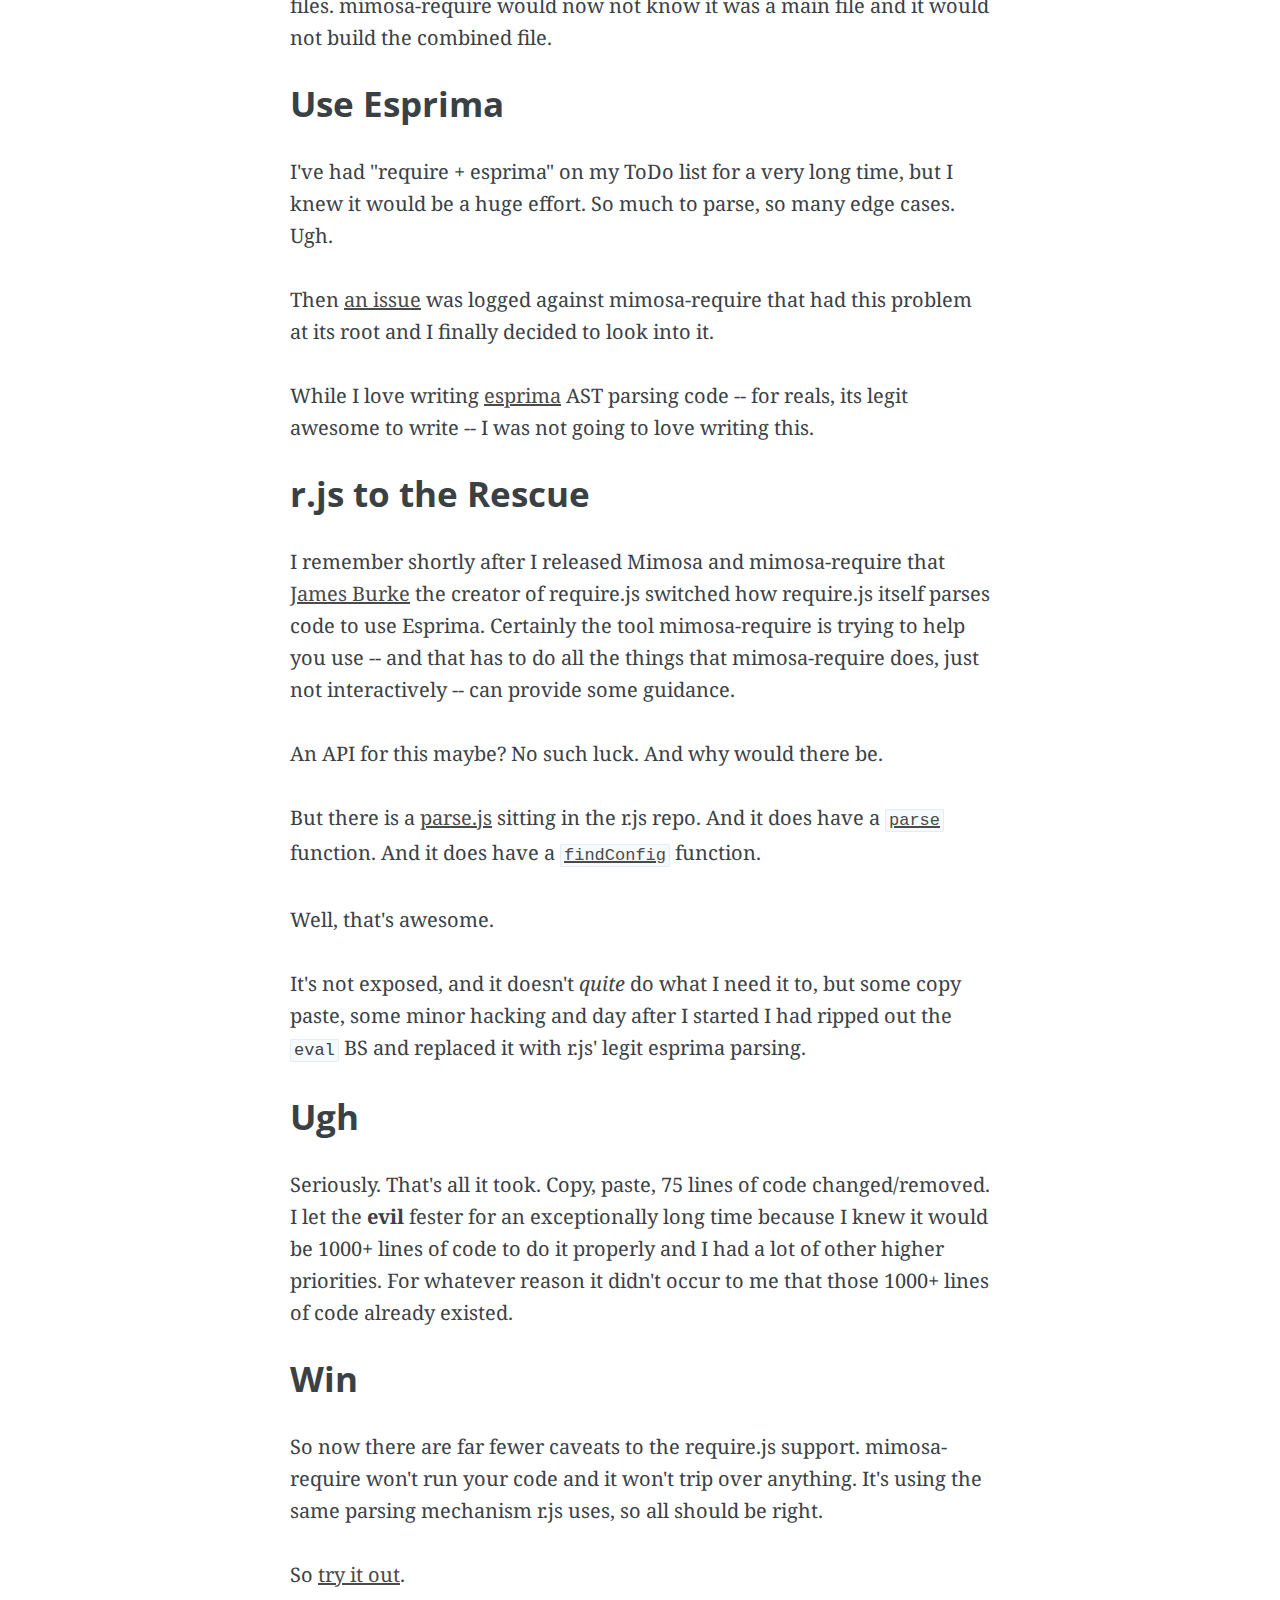
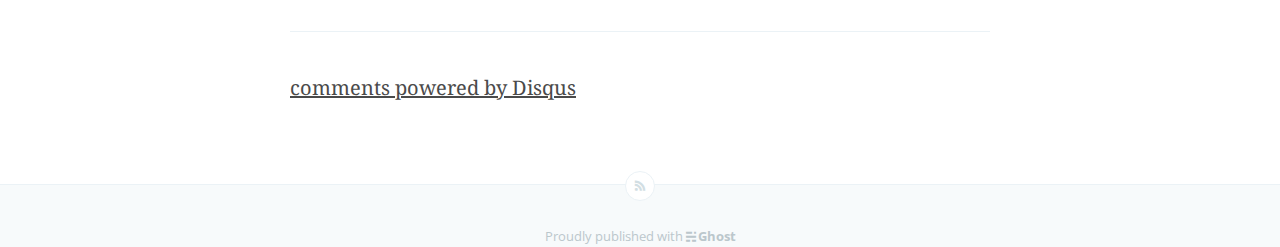
<file: mimosa-2-1-4-require-js-support-improvements-thx-r-js-esprima/index.html>
<!DOCTYPE html>
<html>
<head>
    
    <meta charset="utf-8" />
    <meta http-equiv="X-UA-Compatible" content="IE=edge" />

    
    <title>Mimosa 2.1.4, require.js support improvements, thx r.js + esprima | DC-based web developer</title>
    <meta name="description" content="Washington DC based Dad, UI architect, web developer and open source enthusiast. Creator of Mimosa." />

    <meta name="HandheldFriendly" content="True" />
    <meta name="MobileOptimized" content="320" />
    <meta name="viewport" content="width=device-width, initial-scale=1.0" />

    <link rel="shortcut icon" href="../favicon.ico">

    
    <link rel="stylesheet" type="text/css" href="../assets/css/screen.css?v=f273766f7b" />
    <link rel="stylesheet" type="text/css" href="../assets/font-awesome-4.0.3/css/font-awesome.min.css?v=f273766f7b" />
    <link rel="stylesheet" type="text/css" href="http://fonts.googleapis.com/css?family=Noto+Serif:400,700,400italic|Open+Sans:700,400" />


    
    <meta name="generator" content="Ghost 0.4" />
<link rel="alternate" type="application/rss+xml" title="David Bashford" href="../rss/index.html">
<link rel="canonical" href="index.html" />
</head>
<body class="post-template">

    

    
    



    <header class="site-head" >

        
        <div class="vertical">
            <div class="site-head-content inner">
                <a class="blog-logo" href="../index.html"><img src="../content/images/2014/Jan/dbashford_avatar.png" alt="Blog Logo" /></a>
                <h1 class="blog-title">David Bashford</h1>
                <h2 class="blog-description">A web dev blog from a Washington DC based Dad, UI architect, web developer, and creator of <a href="http://mimosa.io">Mimosa</a>.</h2>
    	          <div class="blog-description"><a href="http://www.twitter.com/dkbashford/" style="text-decoration:none;"><i class="fa fa-twitter-square fa-fw"></i></a>&nbsp;&nbsp;<a href="https://github.com/dbashford"><i class="fa fa-github-square fa-fw"></i></a>&nbsp;&nbsp;<a href="http://www.twitter.com/mimosajs/" style="text-decoration:none;"><i class="fa fa-twitter-square fa-fw"></i></a>
            </div>
        </div>
    </header>

 
<main class="content" role="main">

    <article class="post">

        



        
        

            <h1 class="post-title">Mimosa 2.1.4, require.js support improvements, thx r.js + esprima</h1>
            <span class="post-meta">Published <time datetime="2014-02-20">February 20, 2014</time>. </span>
            <section class="post-content">
                <p>Mimosa <code>v2.1.4</code> brings with it something I've procrastinaed on for awhile thinking it would be much harder than it was. <code>v2.1.4</code> includes mimosa-require <code>v2.0.0</code> which vastly improves how that module determines your JavaScript code's <code>define</code> and <code>require</code> dependencies/config. </p>

<p>How does it improve it?</p>

<h3 id="backstory">Backstory</h3>

<p>The functionality that is mimosa-require's require.js support was one of a few key reasons I built Mimosa in the first place (starting almost 2 years ago!).  Brunch didn't support AMD/require. Grunt was young, hard to configure (still is) and...just no. And there really wasn't anything else.</p>

<p>I wanted something that would:</p>

<ul>
<li>validate dependency paths</li>
<li>validate requirejs.config.paths</li>
<li>map paths, shim and shim dependency paths, etc</li>
<li>let me know a path is bad the second it is bad</li>
</ul>

<p>This validation alone is a huge time saver.  And it really comes in handy when reorganizing your codebase.  Move folderX to folderY then work your way through all the pathing errors mimosa-require informs you of and you are set.</p>

<p>I also wanted something that could determine the "main" require.js files, build out a r.js config, run it and output the results. Ideally it would do this without a single line of config, just by being smart about how require.js works and by programmitically learning things about the code as it was processed.</p>

<p>But the way mimosa-require was determining your dependencies and requirejs config was, well, it was <strong>evil</strong>.</p>

<h3 id="thehack">The Hack</h3>

<p>mimosa-require used <code>eval</code>.</p>

<p>And I feel shame.</p>

<p>Rather than try and tackle any sort of complicated parsing or regex, I decided, maybe correctly at the time, that a better, quicker way to get the information mimosa-require needed was to <code>eval</code> your JavaScript code.</p>

<p>mimosa-require defined in-scope versions of <code>define</code>, <code>require</code> and <code>requirejs</code>, then <code>eval</code>ed your JavaScript.  The local version of, for instance, <code>define</code> would capture the dependency array and off it would go.  It would even treat the callback function as a string and search for embedded <code>require</code> calls in the event you were using require.js' <a href="http://requirejs.org/docs/commonjs.html">commonjs wrapper</a>.</p>

<p>The fact that <code>eval</code> was there never caused problems in and of itself, but treating the code that way would.</p>

<p>Everything would work great if you all your code was wrapped in <code>define</code> and <code>require</code>, and it would work great if any code outside those function calls didn't attempt to access some scope that mimosa-require's server-side <code>eval</code> wouldn't know anything about.</p>

<p>But, if your code looked like this?  Trouble.</p>

<pre><code>var uA = window.navigator.userAgent;  
define(["a","b"], function(a, b) {  
  ...
});
</code></pre>

<p>mimosa-require would define a <code>window</code>, just to cover a lot of global variable cases, but <code>window.navigator</code> would not exist in-scope. So <code>window.navigator.userAgent</code> would throw an error and mimosa-require would be unable to do anything with this file.</p>

<p>Bummer.</p>

<p>It would be an even bigger bummer if this file was one of your "main" files.  mimosa-require would now not know it was a main file and it would not build the combined file.</p>

<h3 id="useesprima">Use Esprima</h3>

<p>I've had "require + esprima" on my ToDo list for a very long time, but I knew it would be a huge effort.  So much to parse, so many edge cases.  Ugh.</p>

<p>Then <a href="https://github.com/dbashford/mimosa-require/issues/29">an issue</a> was logged against mimosa-require that had this problem at its root and I finally decided to look into it.</p>

<p>While I love writing <a href="http://esprima.org/">esprima</a> AST parsing code -- for reals, its legit awesome to write -- I was not going to love writing this.</p>

<h3 id="rjstotherescue">r.js to the Rescue</h3>

<p>I remember shortly after I released Mimosa and mimosa-require that <a href="http://jrburke.com/">James Burke</a> the creator of require.js switched how require.js itself parses code to use Esprima. Certainly the tool mimosa-require is trying to help you use -- and that has to do all the things that mimosa-require does, just not interactively -- can provide some guidance.</p>

<p>An API for this maybe?  No such luck.  And why would there be.</p>

<p>But there is a <a href="https://github.com/jrburke/r.js/blob/master/build/jslib/parse.js">parse.js</a> sitting in the r.js repo.  And it does have a <a href="https://github.com/jrburke/r.js/blob/master/build/jslib/parse.js#L118"><code>parse</code></a> function.  And it does have a <a href="https://github.com/jrburke/r.js/blob/master/build/jslib/parse.js#L356"><code>findConfig</code></a> function.</p>

<p>Well, that's awesome.</p>

<p>It's not exposed, and it doesn't <em>quite</em> do what I need it to, but some copy paste, some minor hacking and day after I started I had ripped out the <code>eval</code> BS and replaced it with r.js' legit esprima parsing.</p>

<h3 id="ugh">Ugh</h3>

<p>Seriously.  That's all it took.  Copy, paste, 75 lines of code changed/removed.  I let the <strong>evil</strong> fester for an exceptionally long time because I knew it would be 1000+ lines of code to do it properly and I had a lot of other higher priorities.  For whatever reason it didn't occur to me that those 1000+ lines of code already existed.</p>

<h3 id="win">Win</h3>

<p>So now there are far fewer caveats to the require.js support.  mimosa-require won't run your code and it won't trip over anything.  It's using the same parsing mechanism r.js uses, so all should be right.</p>

<p>So <a href="http://mimosa.io/started.html">try it out</a>.</p>
            </section>
            <footer class="post-footer">

            </footer>

        

        <div id="disqus_thread"></div>
         <script type="text/javascript">
             var disqus_shortname = 'dbashford'; // required: replace example with your forum shortname
             var disqus_identifier = '5'; // make sure to use the post.id as an identifier, otherwise disqus will use the pages url per default, which might be problematic...

             /* * * DON'T EDIT BELOW THIS LINE * * */
             (function() {
                 var dsq = document.createElement('script'); dsq.type = 'text/javascript'; dsq.async = true;
                 dsq.src = '//' + disqus_shortname + '.disqus.com/embed.js';
                 (document.getElementsByTagName('head')[0] || document.getElementsByTagName('body')[0]).appendChild(dsq);
             })();
         </script>
         <noscript>Please enable JavaScript to view the <a href="http://disqus.com/?ref_noscript">comments powered by Disqus.</a></noscript>
         <a href="http://disqus.com" class="dsq-brlink">comments powered by <span class="logo-disqus">Disqus</span></a>


    </article>

</main>


    <footer class="site-footer">
        <a class="subscribe icon-feed" href="../rss/index.html"><span class="tooltip">Subscribe!</span></a>
        <div class="inner">
             <section class="poweredby">Proudly published with <a class="icon-ghost" href="http://ghost.org">Ghost</a></section>
        </div>
    </footer>

    
    <script src="../shared/vendor/jquery/jquery.js?v=f273766f7b"></script>


    <script type="text/javascript" src="../assets/js/jquery-1.9.1.min.js?v=f273766f7b"></script>

    

    <script type="text/javascript" src="../assets/js/jquery.fitvids.js?v=f273766f7b"></script>
    <script type="text/javascript" src="../assets/js/index.js?v=f273766f7b"></script>

    <script type="text/javascript">

      var _gaq = _gaq || [];
      _gaq.push(['_setAccount', 'UA-47434157-1']);
      _gaq.push(['_trackPageview']);

      (function() {
        var ga = document.createElement('script'); ga.type = 'text/javascript'; ga.async = true;
        ga.src = ('https:' == document.location.protocol ? 'https://ssl' : 'http://www') + '.google-analytics.com/ga.js';
        var s = document.getElementsByTagName('script')[0]; s.parentNode.insertBefore(ga, s);
      })();

    </script>

</body>
</html>
</file>
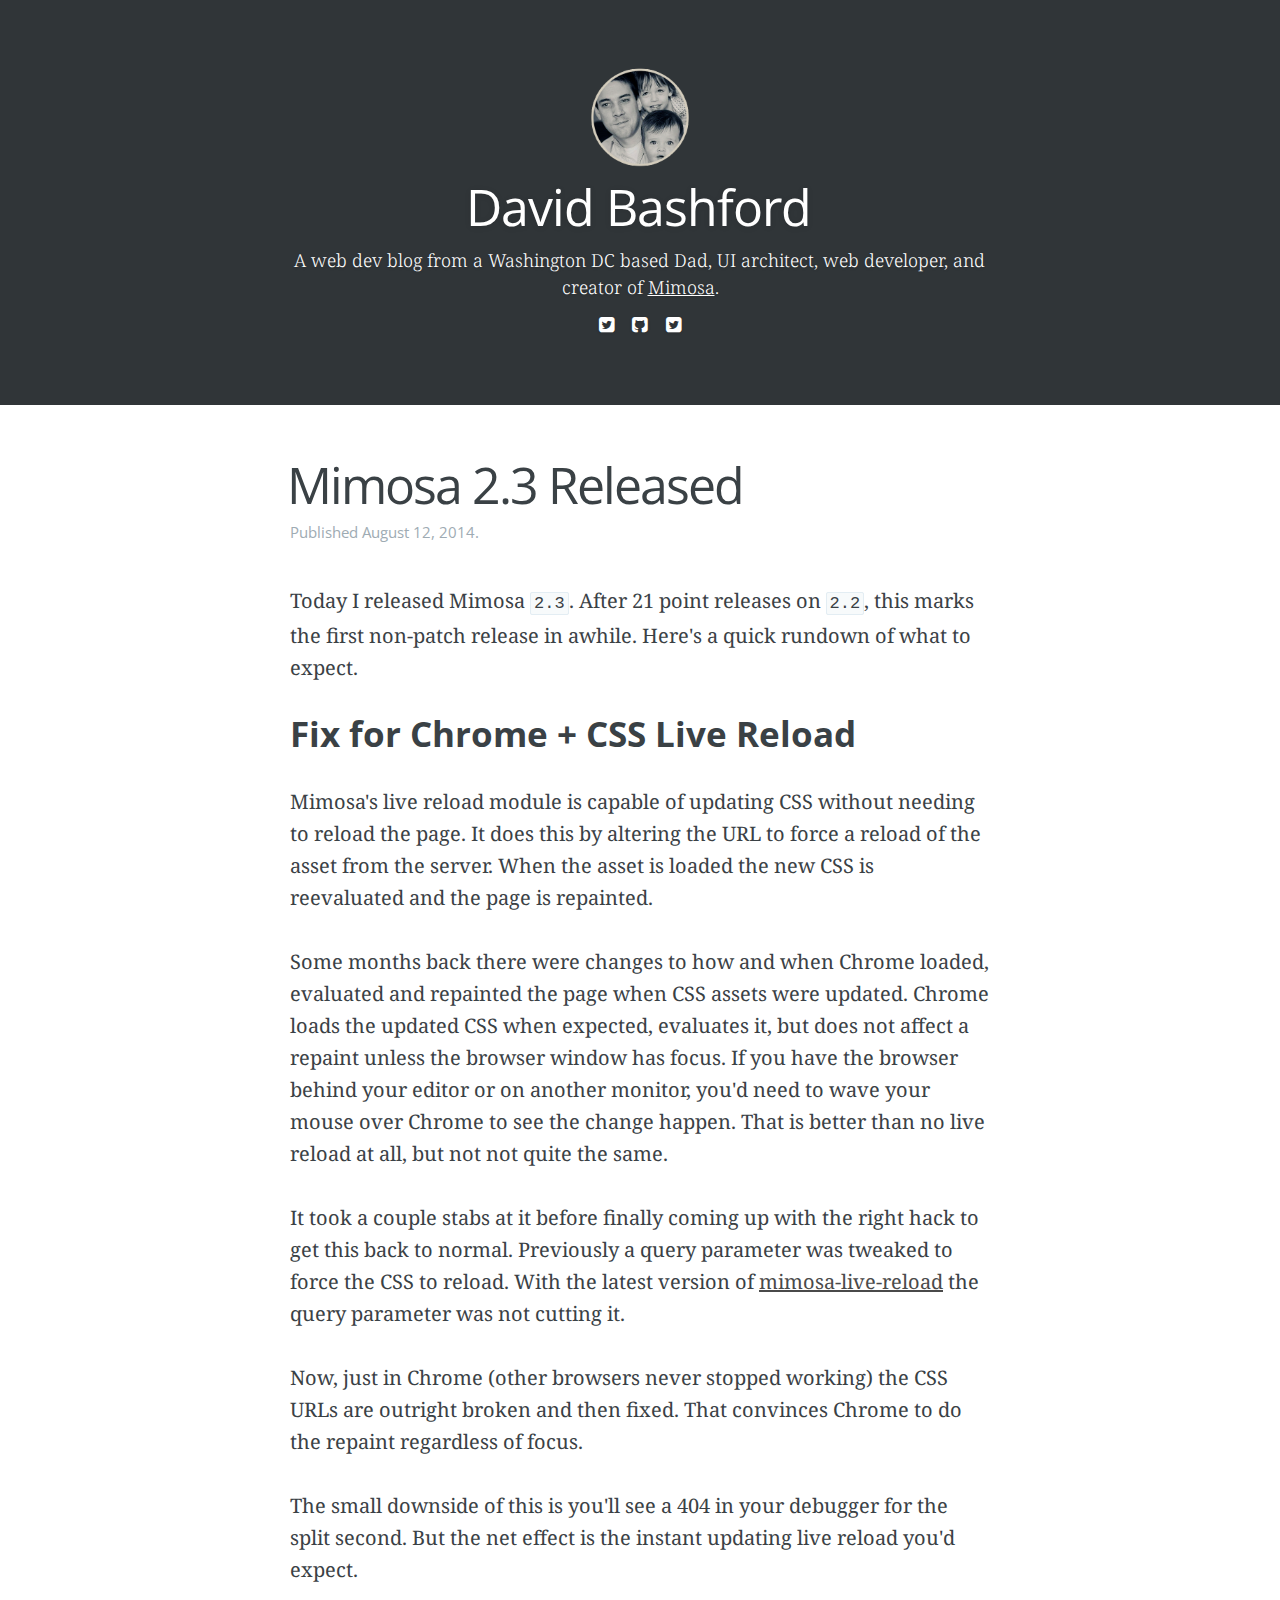
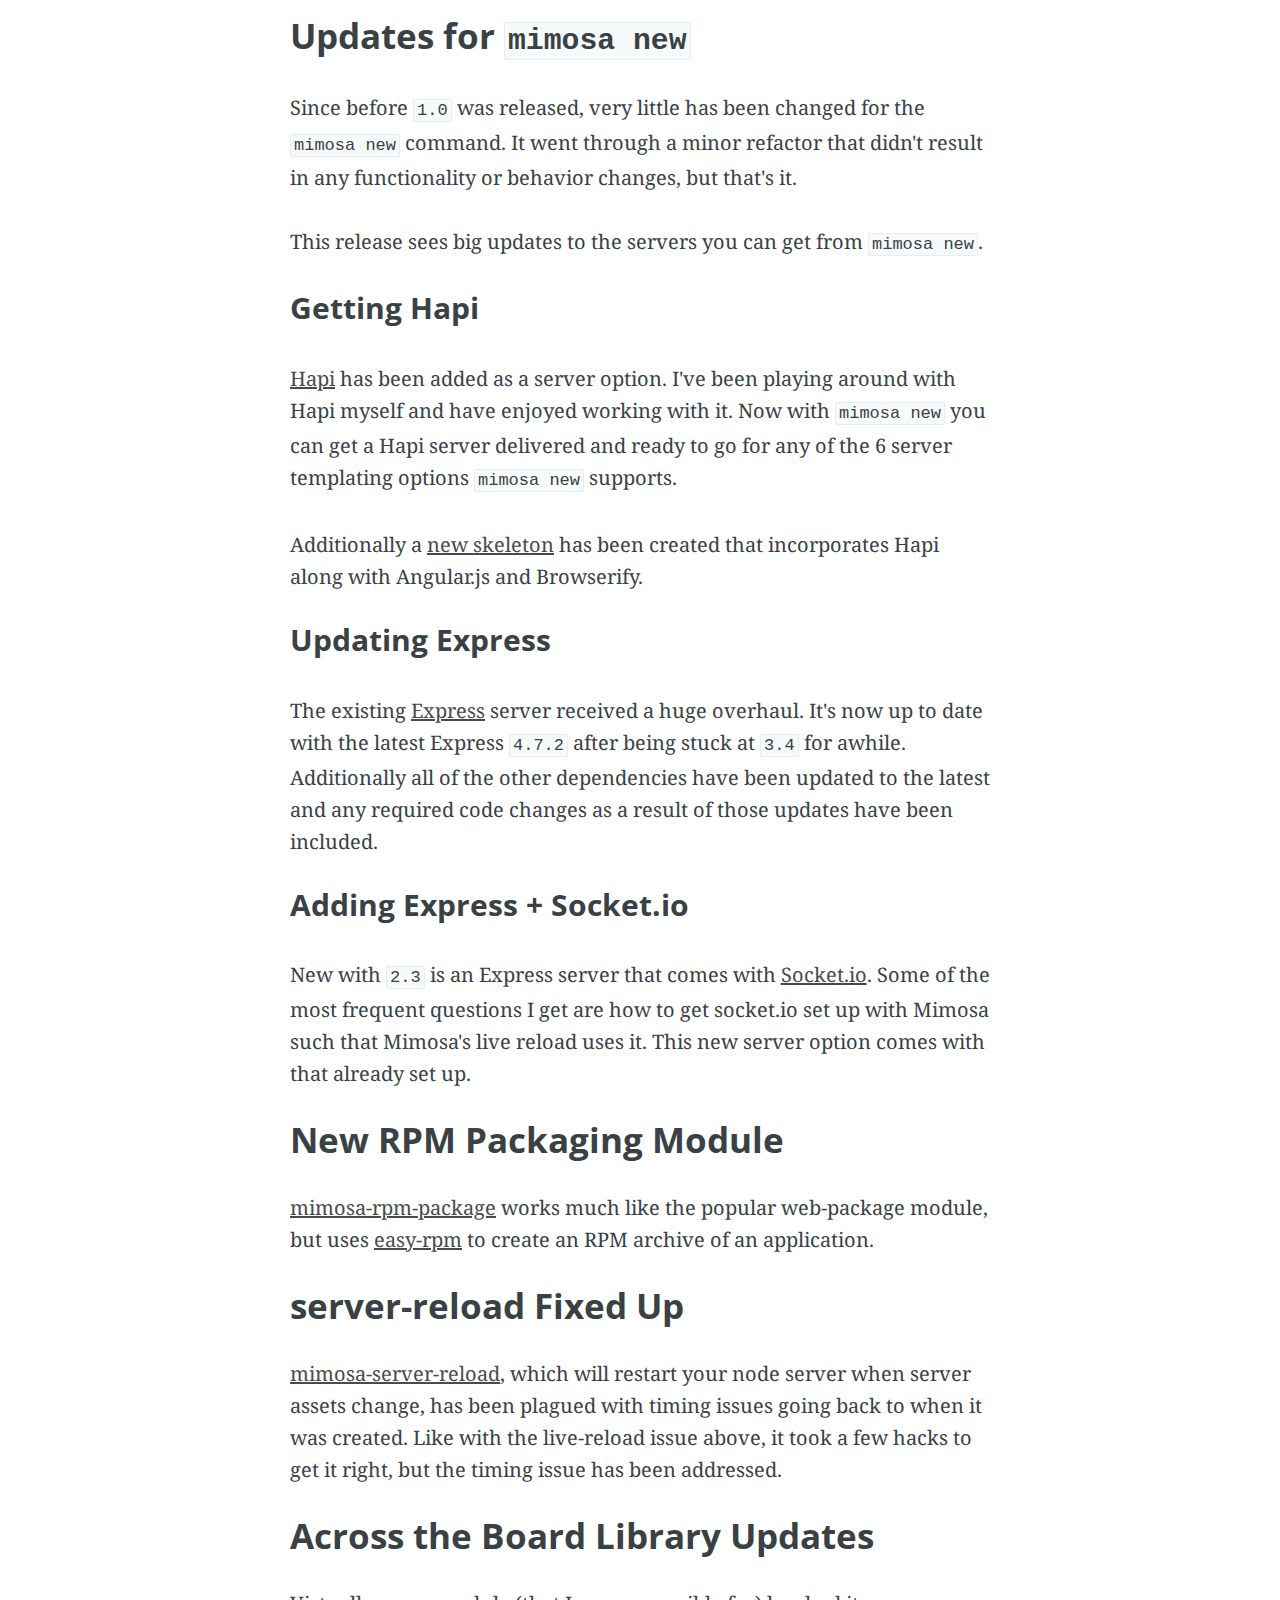
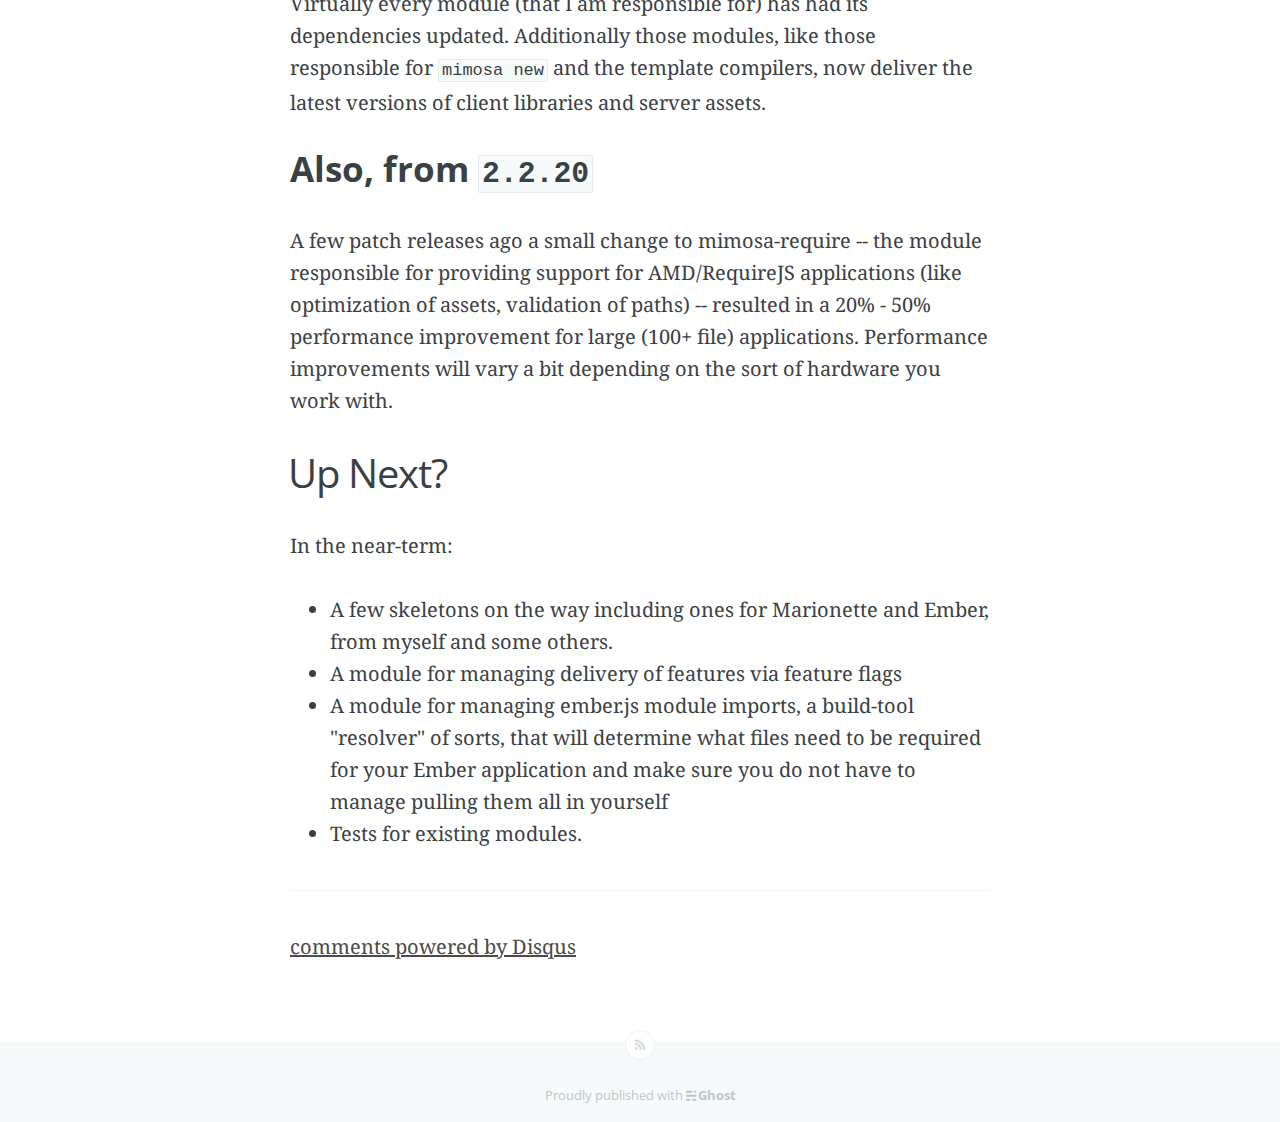
<file: mimosa-2-3-released/index.html>
<!DOCTYPE html>
<html>
<head>
    
    <meta charset="utf-8" />
    <meta http-equiv="X-UA-Compatible" content="IE=edge" />

    
    <title>Mimosa 2.3 Released | DC-based web developer</title>
    <meta name="description" content="Washington DC based Dad, UI architect, web developer and open source enthusiast. Creator of Mimosa." />

    <meta name="HandheldFriendly" content="True" />
    <meta name="MobileOptimized" content="320" />
    <meta name="viewport" content="width=device-width, initial-scale=1.0" />

    <link rel="shortcut icon" href="../favicon.ico">

    
    <link rel="stylesheet" type="text/css" href="../assets/css/screen.css?v=f273766f7b" />
    <link rel="stylesheet" type="text/css" href="../assets/font-awesome-4.0.3/css/font-awesome.min.css?v=f273766f7b" />
    <link rel="stylesheet" type="text/css" href="http://fonts.googleapis.com/css?family=Noto+Serif:400,700,400italic|Open+Sans:700,400" />


    
    <meta name="generator" content="Ghost 0.4" />
<link rel="alternate" type="application/rss+xml" title="David Bashford" href="../rss/index.html">
<link rel="canonical" href="index.html" />
</head>
<body class="post-template">

    

    
    



    <header class="site-head" >

        
        <div class="vertical">
            <div class="site-head-content inner">
                <a class="blog-logo" href="../index.html"><img src="../content/images/2014/Jan/dbashford_avatar.png" alt="Blog Logo" /></a>
                <h1 class="blog-title">David Bashford</h1>
                <h2 class="blog-description">A web dev blog from a Washington DC based Dad, UI architect, web developer, and creator of <a href="http://mimosa.io">Mimosa</a>.</h2>
    	          <div class="blog-description"><a href="http://www.twitter.com/dkbashford/" style="text-decoration:none;"><i class="fa fa-twitter-square fa-fw"></i></a>&nbsp;&nbsp;<a href="https://github.com/dbashford"><i class="fa fa-github-square fa-fw"></i></a>&nbsp;&nbsp;<a href="http://www.twitter.com/mimosajs/" style="text-decoration:none;"><i class="fa fa-twitter-square fa-fw"></i></a>
            </div>
        </div>
    </header>

 
<main class="content" role="main">

    <article class="post">

        



        
        

            <h1 class="post-title">Mimosa 2.3 Released</h1>
            <span class="post-meta">Published <time datetime="2014-08-12">August 12, 2014</time>. </span>
            <section class="post-content">
                <p>Today I released Mimosa <code>2.3</code>.  After 21 point releases on <code>2.2</code>, this marks the first non-patch release in awhile.  Here's a quick rundown of what to expect.</p>

<h3 id="fixforchromecsslivereload">Fix for Chrome + CSS Live Reload</h3>

<p>Mimosa's live reload module is capable of updating CSS without needing to reload the page.  It does this by altering the URL to force a reload of the asset from the server.  When the asset is loaded the new CSS is reevaluated and the page is repainted.</p>

<p>Some months back there were changes to how and when Chrome loaded, evaluated and repainted the page when CSS assets were updated. Chrome loads the updated CSS when expected, evaluates it, but does not affect a repaint unless the browser window has focus. If you have the browser behind your editor or on another monitor, you'd need to wave your mouse over Chrome to see the change happen. That is better than no live reload at all, but not not quite the same.</p>

<p>It took a couple stabs at it before finally coming up with the right hack to get this back to normal. Previously a query parameter was tweaked to force the CSS to reload.  With the latest version of <a href="https://github.com/dbashford/mimosa-live-reload">mimosa-live-reload</a> the query parameter was not cutting it.</p>

<p>Now, just in Chrome (other browsers never stopped working) the CSS URLs are outright broken and then fixed. That convinces Chrome to do the repaint regardless of focus.</p>

<p>The small downside of this is you'll see a 404 in your debugger for the split second.  But the net effect is the instant updating live reload you'd expect.</p>

<h3 id="updatesformimosanew">Updates for <code>mimosa new</code></h3>

<p>Since before <code>1.0</code> was released, very little has been changed for the <code>mimosa new</code> command.  It went through a minor refactor that didn't result in any functionality or behavior changes, but that's it.</p>

<p>This release sees big updates to the servers you can get from <code>mimosa new</code>.</p>

<h4 id="gettinghapi">Getting Hapi</h4>

<p><a href="http://hapijs.com/">Hapi</a> has been added as a server option. I've been playing around with Hapi myself and have enjoyed working with it. Now with <code>mimosa new</code> you can get a Hapi server delivered and ready to go for any of the 6 server templating options <code>mimosa new</code> supports.  </p>

<script src="https://gist.github.com/dbashford/9ae1268561e88cdbd883.js"></script>

<p>Additionally a <a href="https://github.com/rclayton/mimosa-browserify-hapi-angular">new skeleton</a> has been created that incorporates Hapi along with Angular.js and Browserify.</p>

<h4 id="updatingexpress">Updating Express</h4>

<p>The existing <a href="http://expressjs.com/">Express</a> server received a huge overhaul.  It's now up to date with the latest Express <code>4.7.2</code> after being stuck at <code>3.4</code> for awhile.  Additionally all of the other dependencies have been updated to the latest and any required code changes as a result of those updates have been included.</p>

<h4 id="addingexpresssocketio">Adding Express + Socket.io</h4>

<p>New with <code>2.3</code> is an Express server that comes with <a href="http://socket.io/">Socket.io</a>. Some of the most frequent questions I get are how to get socket.io set up with Mimosa such that Mimosa's live reload uses it. This new server option comes with that already set up.</p>

<h3 id="newrpmpackagingmodule">New RPM Packaging Module</h3>

<p><a href="https://github.com/dretay/mimosa-rpm-package">mimosa-rpm-package</a> works much like the popular web-package module, but uses <a href="https://github.com/panitw/easy-rpm">easy-rpm</a> to create an RPM archive of an application.</p>

<h3 id="serverreloadfixedup">server-reload Fixed Up</h3>

<p><a href="https://github.com/dbashford/mimosa-server-reload">mimosa-server-reload</a>, which will restart your node server when server assets change, has been plagued with timing issues going back to when it was created.  Like with the live-reload issue above, it took a few hacks to get it right, but the timing issue has been addressed.</p>

<h3 id="acrosstheboardlibraryupdates">Across the Board Library Updates</h3>

<p>Virtually every module (that I am responsible for) has had its dependencies updated.  Additionally those modules, like those responsible for <code>mimosa new</code> and the template compilers, now deliver the latest versions of client libraries and server assets.</p>

<h3 id="alsofrom2220">Also, from <code>2.2.20</code></h3>

<p>A few patch releases ago a small change to mimosa-require -- the module responsible for providing support for AMD/RequireJS applications (like optimization of assets, validation of paths) -- resulted in a 20% - 50% performance improvement for large (100+ file) applications.  Performance improvements will vary a bit depending on the sort of hardware you work with.</p>

<h2 id="upnext">Up Next?</h2>

<p>In the near-term:</p>

<ul>
<li>A few skeletons on the way including ones for Marionette and Ember, from myself and some others.</li>
<li>A module for managing delivery of features via feature flags</li>
<li>A module for managing ember.js module imports, a build-tool "resolver" of sorts, that will determine what files need to be required for your Ember application and make sure you do not have to manage pulling them all in yourself</li>
<li>Tests for existing modules.</li>
</ul>
            </section>
            <footer class="post-footer">

            </footer>

        

        <div id="disqus_thread"></div>
         <script type="text/javascript">
             var disqus_shortname = 'dbashford'; // required: replace example with your forum shortname
             var disqus_identifier = '11'; // make sure to use the post.id as an identifier, otherwise disqus will use the pages url per default, which might be problematic...

             /* * * DON'T EDIT BELOW THIS LINE * * */
             (function() {
                 var dsq = document.createElement('script'); dsq.type = 'text/javascript'; dsq.async = true;
                 dsq.src = '//' + disqus_shortname + '.disqus.com/embed.js';
                 (document.getElementsByTagName('head')[0] || document.getElementsByTagName('body')[0]).appendChild(dsq);
             })();
         </script>
         <noscript>Please enable JavaScript to view the <a href="http://disqus.com/?ref_noscript">comments powered by Disqus.</a></noscript>
         <a href="http://disqus.com" class="dsq-brlink">comments powered by <span class="logo-disqus">Disqus</span></a>


    </article>

</main>


    <footer class="site-footer">
        <a class="subscribe icon-feed" href="../rss/index.html"><span class="tooltip">Subscribe!</span></a>
        <div class="inner">
             <section class="poweredby">Proudly published with <a class="icon-ghost" href="http://ghost.org">Ghost</a></section>
        </div>
    </footer>

    
    <script src="../shared/vendor/jquery/jquery.js?v=f273766f7b"></script>


    <script type="text/javascript" src="../assets/js/jquery-1.9.1.min.js?v=f273766f7b"></script>

    

    <script type="text/javascript" src="../assets/js/jquery.fitvids.js?v=f273766f7b"></script>
    <script type="text/javascript" src="../assets/js/index.js?v=f273766f7b"></script>

    <script type="text/javascript">

      var _gaq = _gaq || [];
      _gaq.push(['_setAccount', 'UA-47434157-1']);
      _gaq.push(['_trackPageview']);

      (function() {
        var ga = document.createElement('script'); ga.type = 'text/javascript'; ga.async = true;
        ga.src = ('https:' == document.location.protocol ? 'https://ssl' : 'http://www') + '.google-analytics.com/ga.js';
        var s = document.getElementsByTagName('script')[0]; s.parentNode.insertBefore(ga, s);
      })();

    </script>

</body>
</html>
</file>
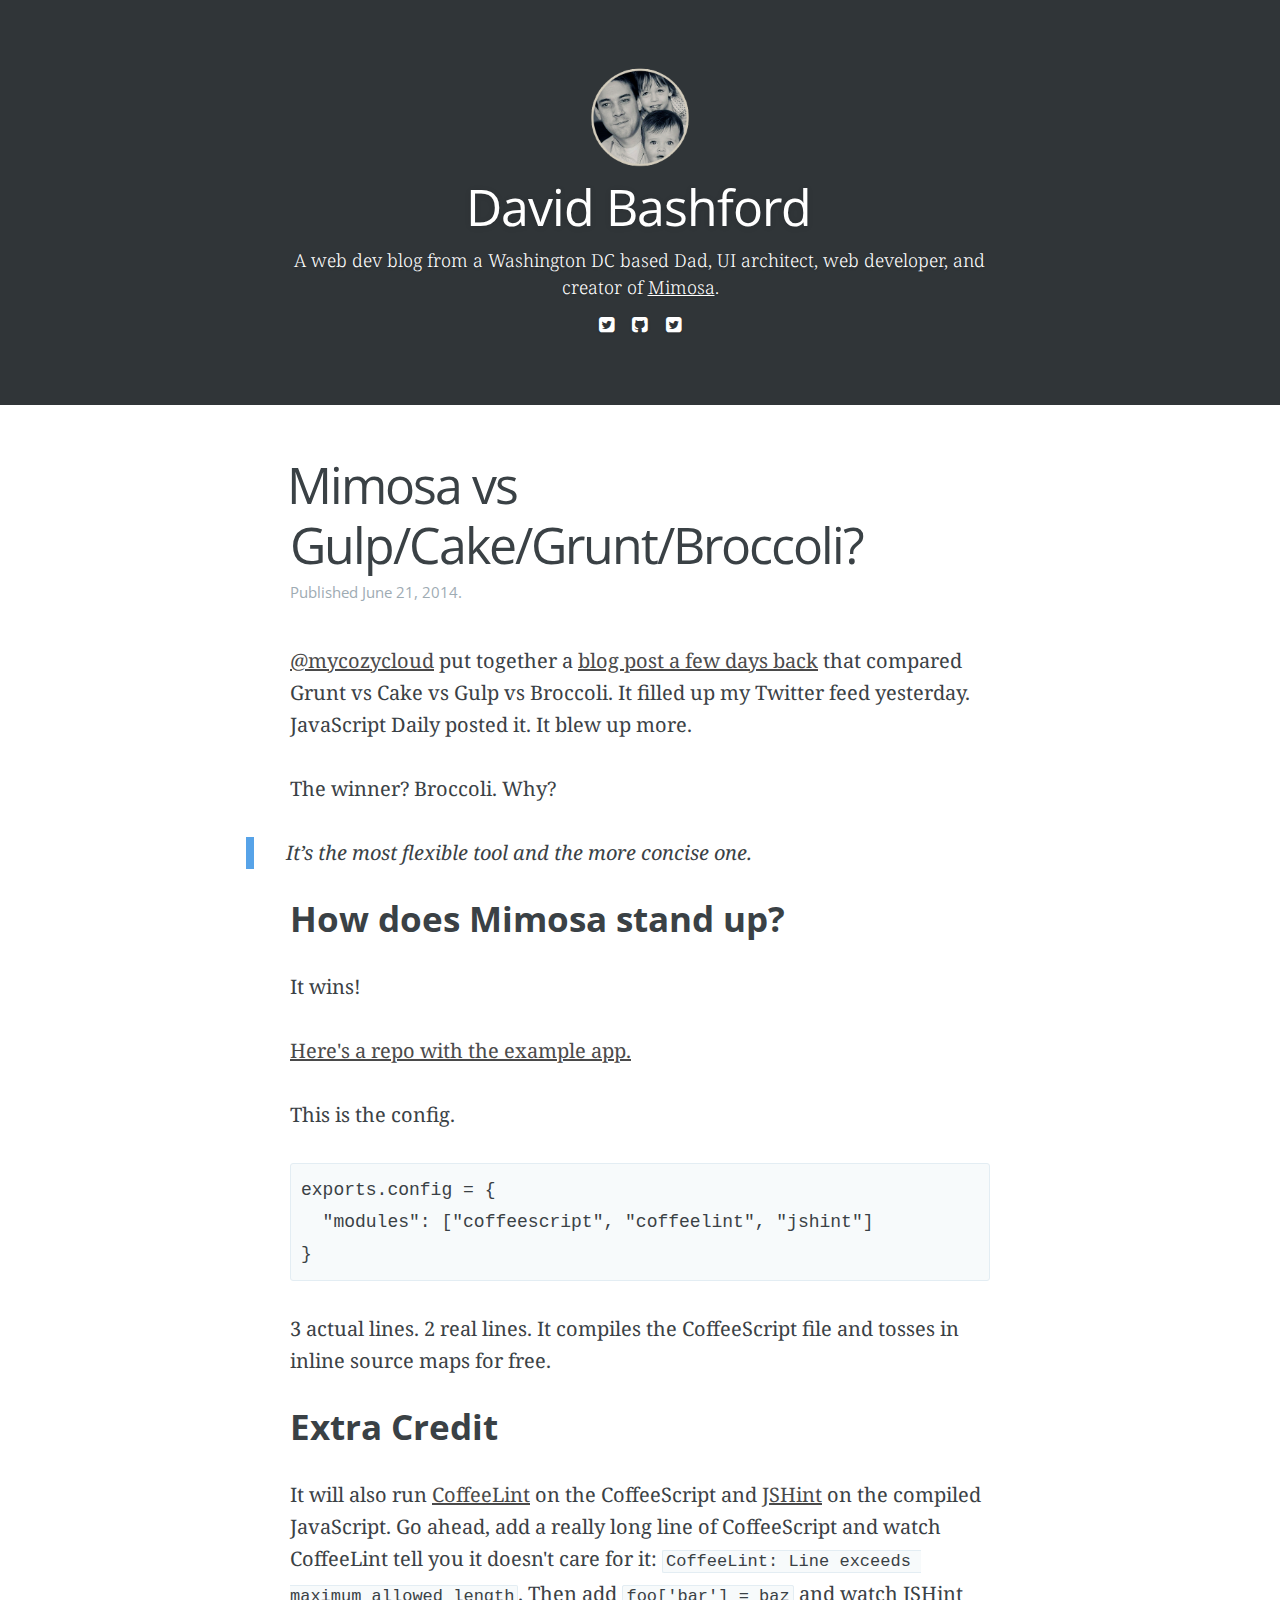
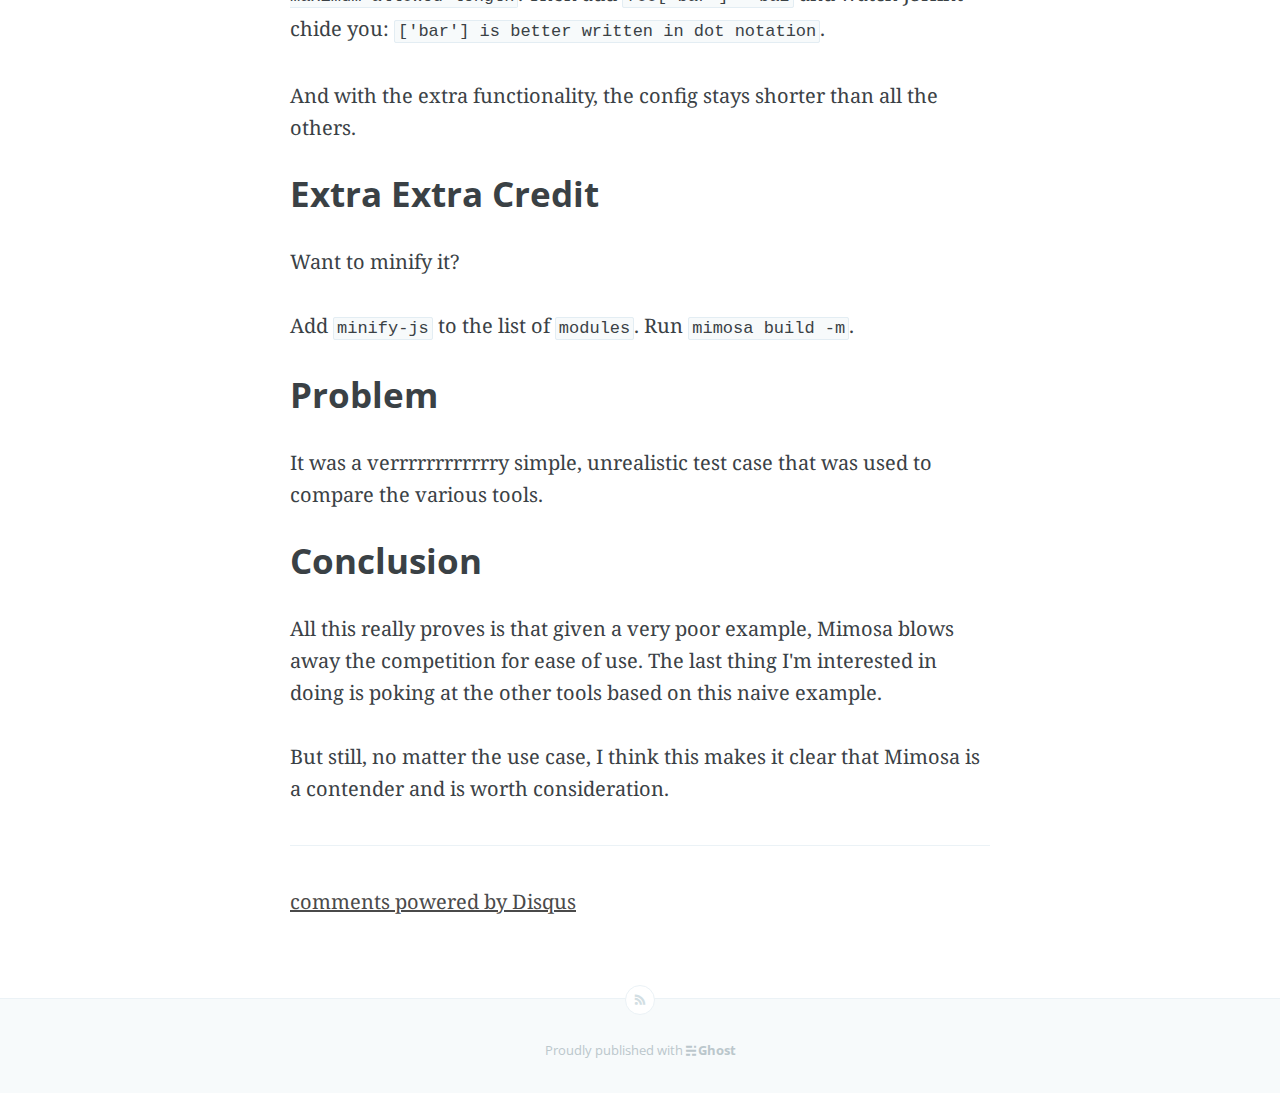
<file: mimosa-vs-the-others/index.html>
<!DOCTYPE html>
<html>
<head>
    
    <meta charset="utf-8" />
    <meta http-equiv="X-UA-Compatible" content="IE=edge" />

    
    <title>Mimosa vs Gulp/Cake/Grunt/Broccoli? | DC-based web developer</title>
    <meta name="description" content="Washington DC based Dad, UI architect, web developer and open source enthusiast. Creator of Mimosa." />

    <meta name="HandheldFriendly" content="True" />
    <meta name="MobileOptimized" content="320" />
    <meta name="viewport" content="width=device-width, initial-scale=1.0" />

    <link rel="shortcut icon" href="../favicon.ico">

    
    <link rel="stylesheet" type="text/css" href="../assets/css/screen.css?v=f273766f7b" />
    <link rel="stylesheet" type="text/css" href="../assets/font-awesome-4.0.3/css/font-awesome.min.css?v=f273766f7b" />
    <link rel="stylesheet" type="text/css" href="http://fonts.googleapis.com/css?family=Noto+Serif:400,700,400italic|Open+Sans:700,400" />


    
    <meta name="generator" content="Ghost 0.4" />
<link rel="alternate" type="application/rss+xml" title="David Bashford" href="../rss/index.html">
<link rel="canonical" href="index.html" />
</head>
<body class="post-template">

    

    
    



    <header class="site-head" >

        
        <div class="vertical">
            <div class="site-head-content inner">
                <a class="blog-logo" href="../index.html"><img src="../content/images/2014/Jan/dbashford_avatar.png" alt="Blog Logo" /></a>
                <h1 class="blog-title">David Bashford</h1>
                <h2 class="blog-description">A web dev blog from a Washington DC based Dad, UI architect, web developer, and creator of <a href="http://mimosa.io">Mimosa</a>.</h2>
    	          <div class="blog-description"><a href="http://www.twitter.com/dkbashford/" style="text-decoration:none;"><i class="fa fa-twitter-square fa-fw"></i></a>&nbsp;&nbsp;<a href="https://github.com/dbashford"><i class="fa fa-github-square fa-fw"></i></a>&nbsp;&nbsp;<a href="http://www.twitter.com/mimosajs/" style="text-decoration:none;"><i class="fa fa-twitter-square fa-fw"></i></a>
            </div>
        </div>
    </header>

 
<main class="content" role="main">

    <article class="post">

        



        
        

            <h1 class="post-title">Mimosa vs Gulp/Cake/Grunt/Broccoli?</h1>
            <span class="post-meta">Published <time datetime="2014-06-21">June 21, 2014</time>. </span>
            <section class="post-content">
                <p><a href="https://twitter.com/MyCozyCloud">@mycozycloud</a> put together a <a href="http://blog.cozycloud.cc/technic/2014/06/18/task-runners-comparison/">blog post a few days back</a> that compared Grunt vs Cake vs Gulp vs Broccoli.  It filled up my Twitter feed yesterday.  JavaScript Daily posted it.  It blew up more.</p>

<p>The winner? Broccoli. Why?</p>

<blockquote>
  <p>It’s the most flexible tool and the more concise one.</p>
</blockquote>

<h3 id="howdoesmimosastandup">How does Mimosa stand up?</h3>

<p>It wins!</p>

<p><a href="https://github.com/dbashford/MimosaJustACoffeeScriptFile">Here's a repo with the example app.</a></p>

<p>This is the config.</p>

<pre><code>exports.config = {  
  "modules": ["coffeescript", "coffeelint", "jshint"]
}
</code></pre>

<p>3 actual lines. 2 real lines. It compiles the CoffeeScript file and tosses in inline source maps for free.</p>

<h3 id="extracredit">Extra Credit</h3>

<p>It will also run <a href="http://www.coffeelint.org/">CoffeeLint</a> on the CoffeeScript and <a href="http://www.jshint.com/">JSHint</a> on the compiled JavaScript. Go ahead, add a really long line of CoffeeScript and watch CoffeeLint tell you it doesn't care for it: <code>CoffeeLint: Line exceeds maximum allowed length</code>.  Then add <code>foo['bar'] = baz</code> and watch JSHint chide you: <code>['bar'] is better written in dot notation</code>. </p>

<p>And with the extra functionality, the config stays shorter than all the others.</p>

<h3 id="extraextracredit">Extra Extra Credit</h3>

<p>Want to minify it?</p>

<p>Add <code>minify-js</code> to the list of <code>modules</code>.  Run <code>mimosa build -m</code>.</p>

<h3 id="problem">Problem</h3>

<p>It was a verrrrrrrrrrrry simple, unrealistic test case that was used to compare the various tools.</p>

<h3 id="conclusion">Conclusion</h3>

<p>All this really proves is that given a very poor example, Mimosa blows away the competition for ease of use. The last thing I'm interested in doing is poking at the other tools based on this naive example.</p>

<p>But still, no matter the use case, I think this makes it clear that Mimosa is a contender and is worth consideration.</p>
            </section>
            <footer class="post-footer">

            </footer>

        

        <div id="disqus_thread"></div>
         <script type="text/javascript">
             var disqus_shortname = 'dbashford'; // required: replace example with your forum shortname
             var disqus_identifier = '10'; // make sure to use the post.id as an identifier, otherwise disqus will use the pages url per default, which might be problematic...

             /* * * DON'T EDIT BELOW THIS LINE * * */
             (function() {
                 var dsq = document.createElement('script'); dsq.type = 'text/javascript'; dsq.async = true;
                 dsq.src = '//' + disqus_shortname + '.disqus.com/embed.js';
                 (document.getElementsByTagName('head')[0] || document.getElementsByTagName('body')[0]).appendChild(dsq);
             })();
         </script>
         <noscript>Please enable JavaScript to view the <a href="http://disqus.com/?ref_noscript">comments powered by Disqus.</a></noscript>
         <a href="http://disqus.com" class="dsq-brlink">comments powered by <span class="logo-disqus">Disqus</span></a>


    </article>

</main>


    <footer class="site-footer">
        <a class="subscribe icon-feed" href="../rss/index.html"><span class="tooltip">Subscribe!</span></a>
        <div class="inner">
             <section class="poweredby">Proudly published with <a class="icon-ghost" href="http://ghost.org">Ghost</a></section>
        </div>
    </footer>

    
    <script src="../shared/vendor/jquery/jquery.js?v=f273766f7b"></script>


    <script type="text/javascript" src="../assets/js/jquery-1.9.1.min.js?v=f273766f7b"></script>

    

    <script type="text/javascript" src="../assets/js/jquery.fitvids.js?v=f273766f7b"></script>
    <script type="text/javascript" src="../assets/js/index.js?v=f273766f7b"></script>

    <script type="text/javascript">

      var _gaq = _gaq || [];
      _gaq.push(['_setAccount', 'UA-47434157-1']);
      _gaq.push(['_trackPageview']);

      (function() {
        var ga = document.createElement('script'); ga.type = 'text/javascript'; ga.async = true;
        ga.src = ('https:' == document.location.protocol ? 'https://ssl' : 'http://www') + '.google-analytics.com/ga.js';
        var s = document.getElementsByTagName('script')[0]; s.parentNode.insertBefore(ga, s);
      })();

    </script>

</body>
</html>
</file>
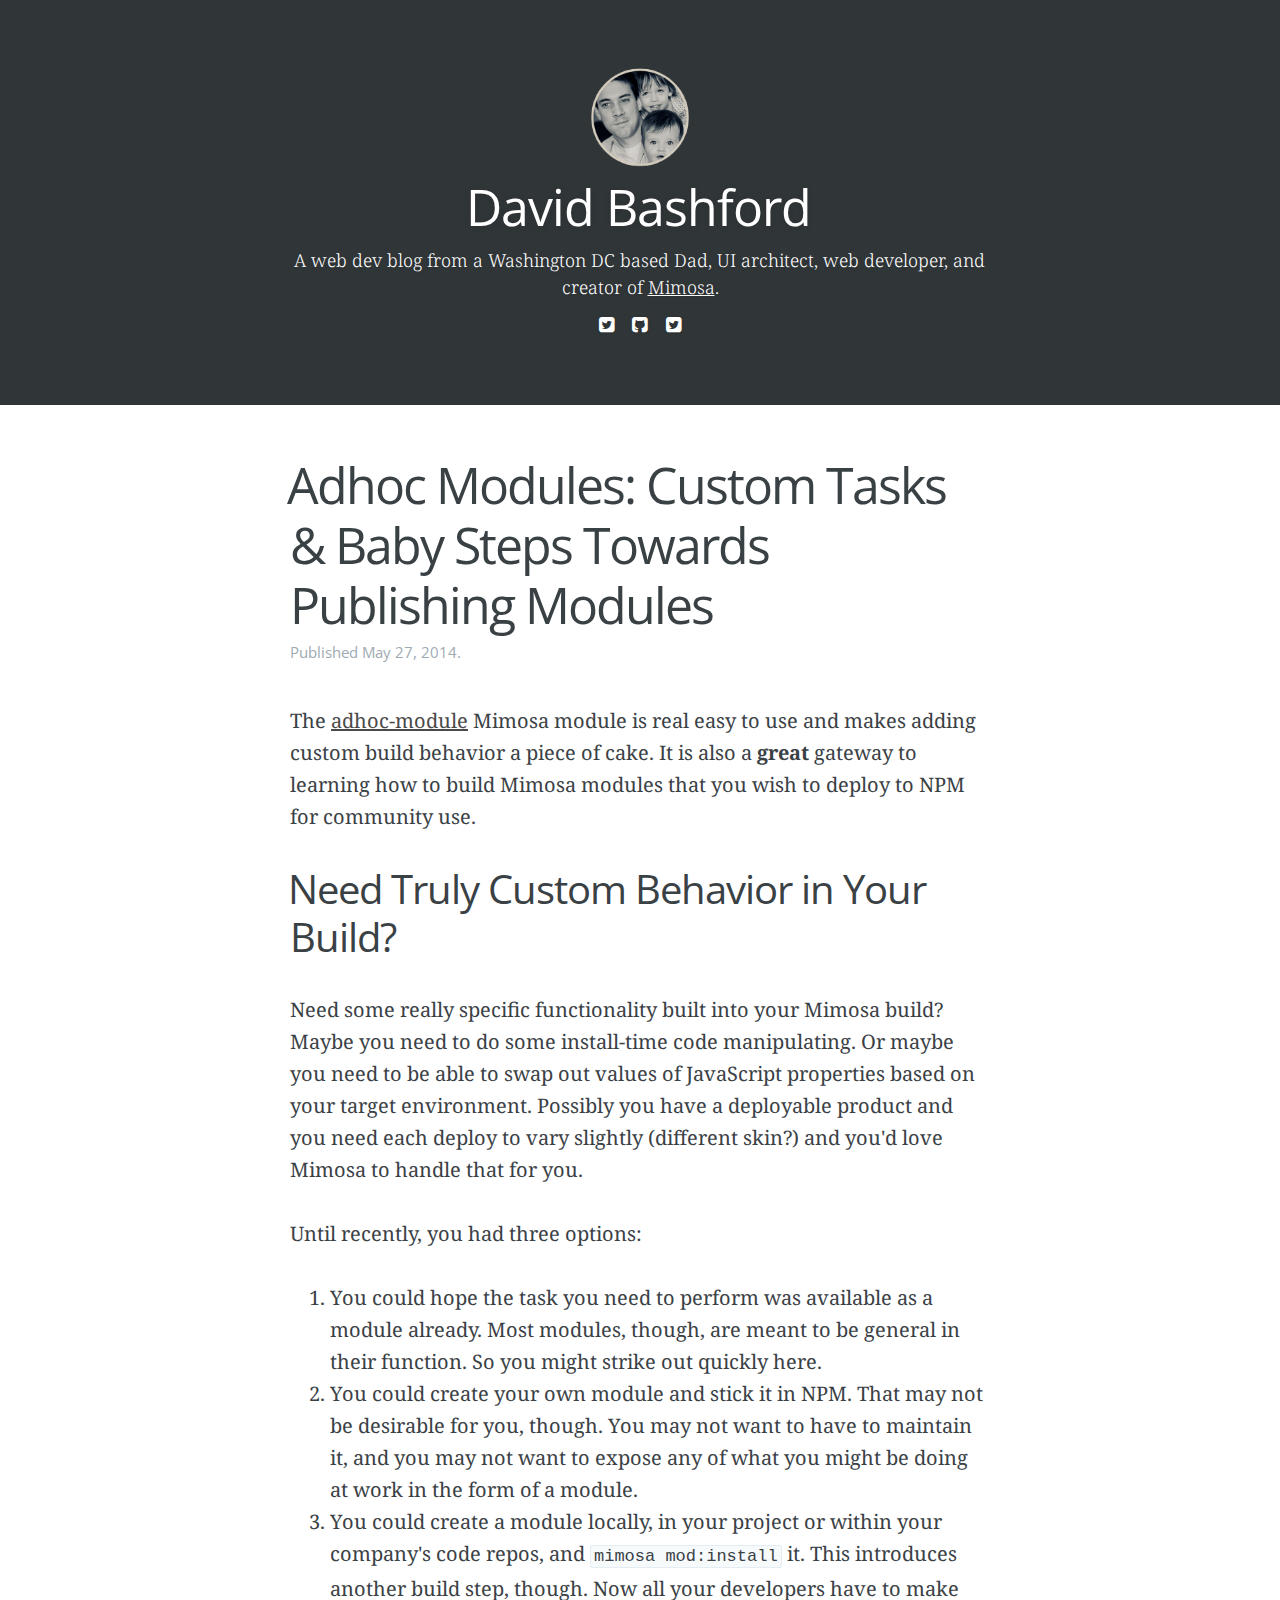
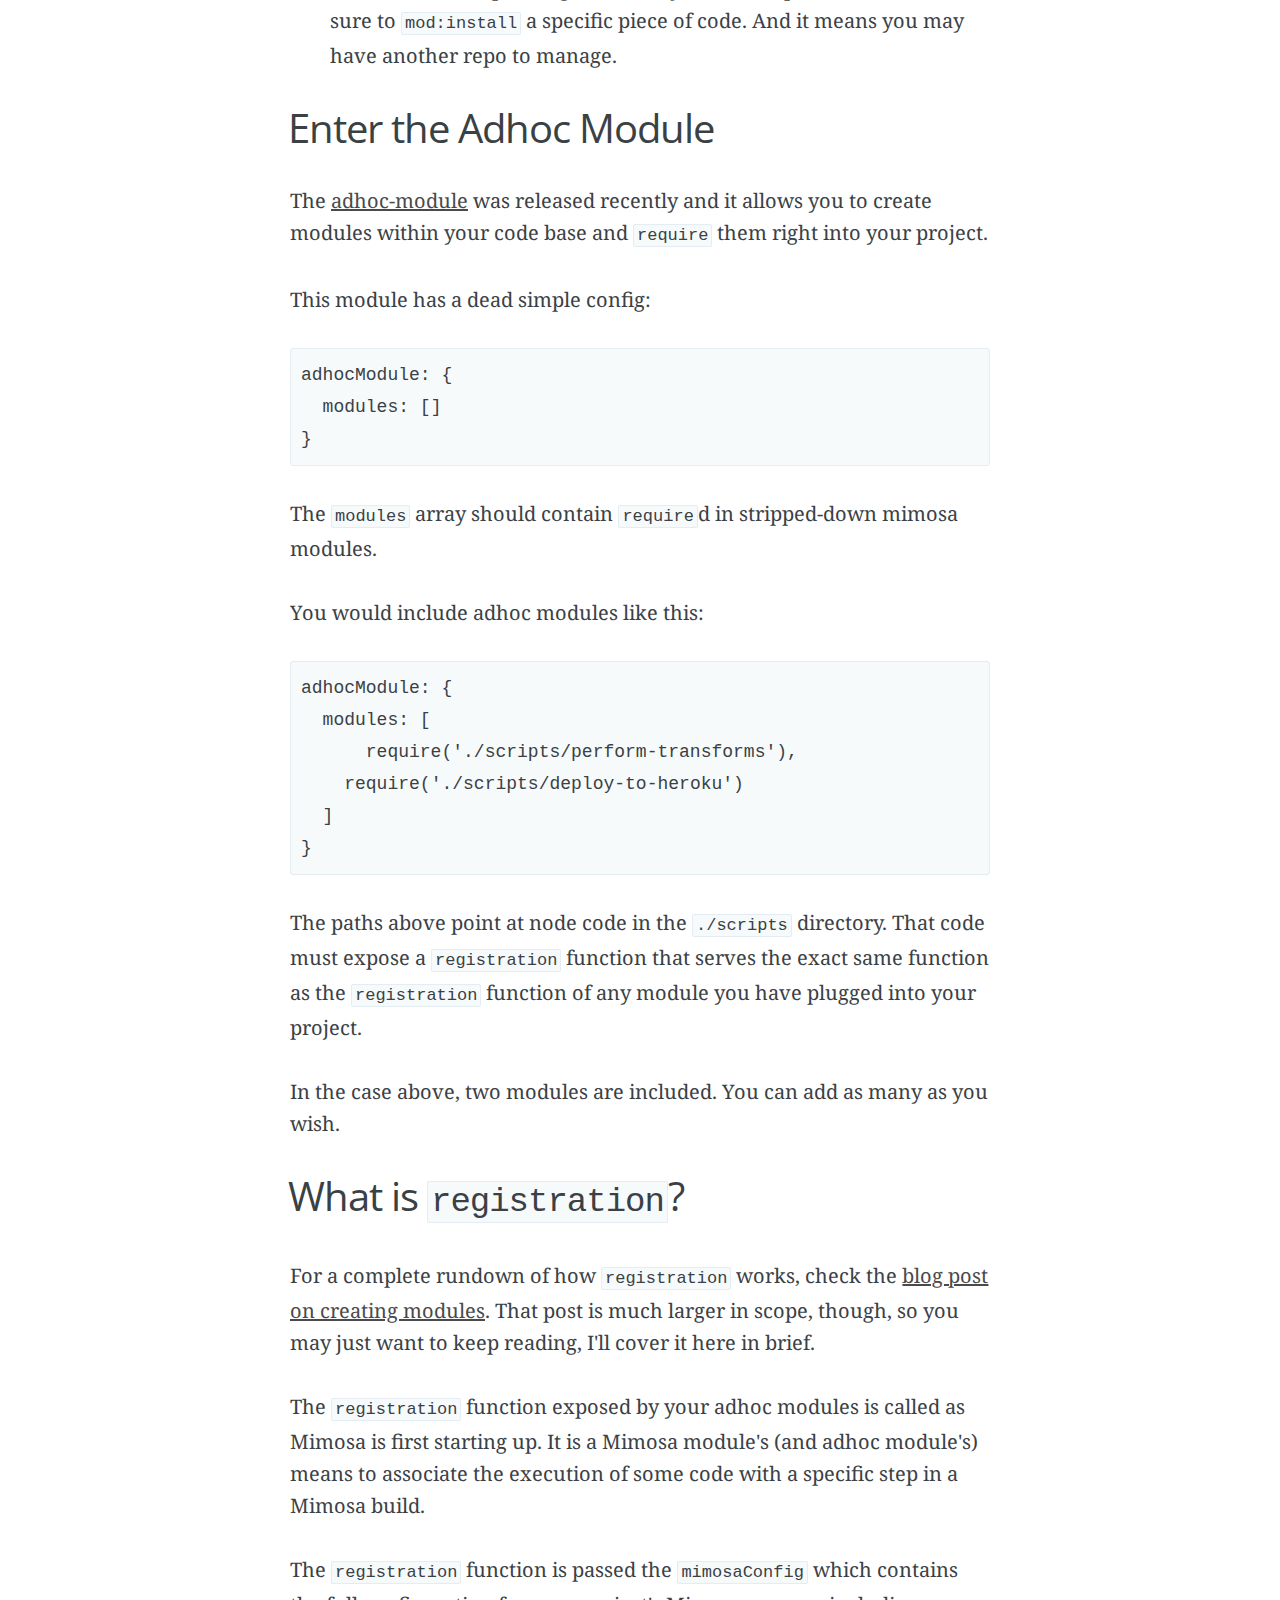
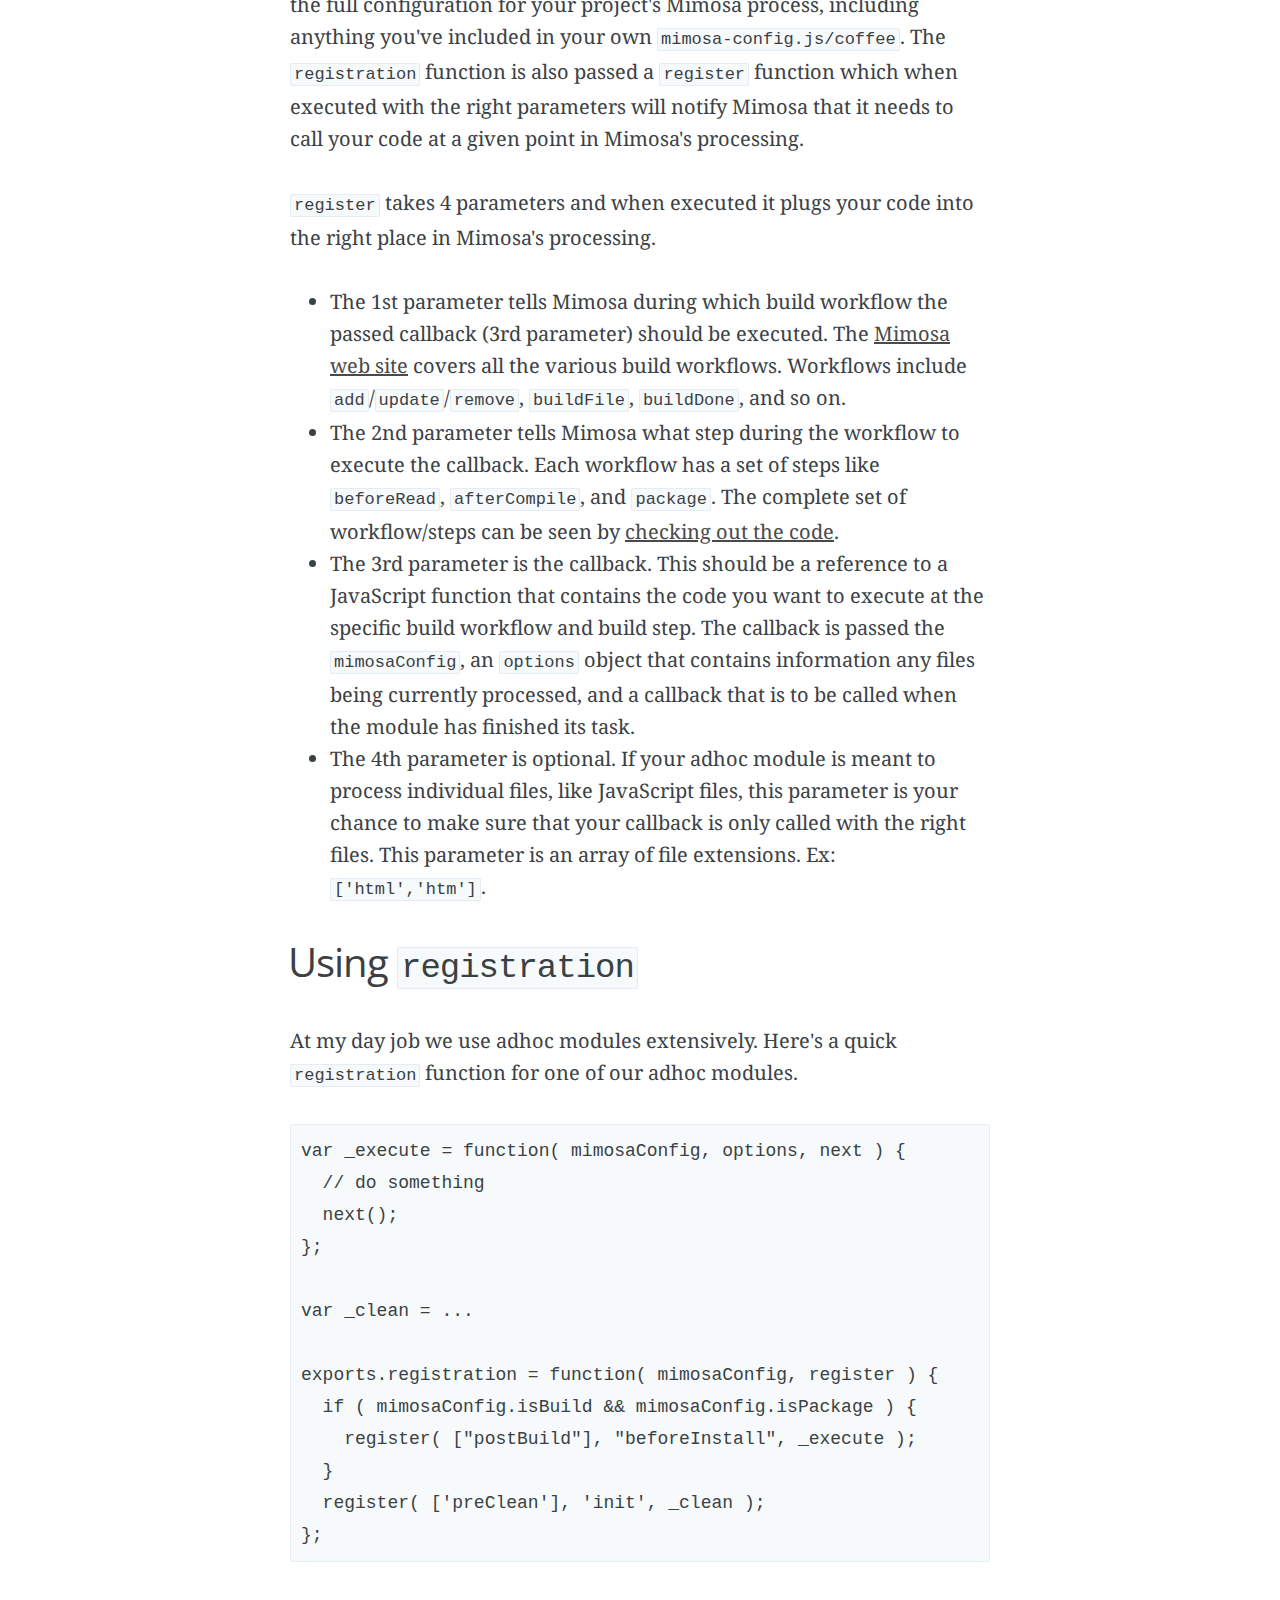
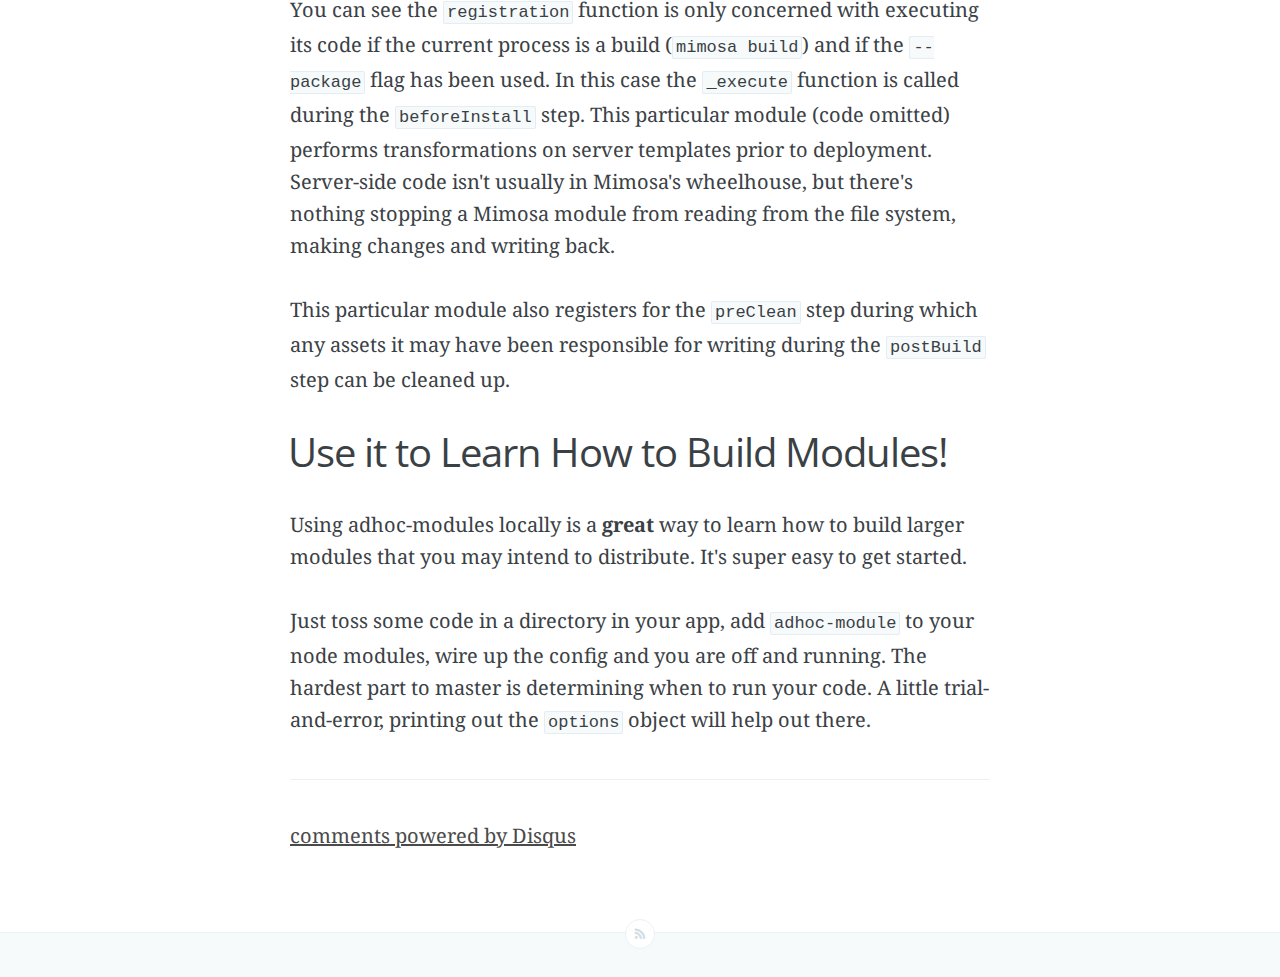
<file: placeholder/index.html>
<!DOCTYPE html>
<html>
<head>
    
    <meta charset="utf-8" />
    <meta http-equiv="X-UA-Compatible" content="IE=edge" />

    
    <title>Adhoc Modules: Custom Tasks & Baby Steps Towards Publishing Modules | DC-based web developer</title>
    <meta name="description" content="Washington DC based Dad, UI architect, web developer and open source enthusiast. Creator of Mimosa." />

    <meta name="HandheldFriendly" content="True" />
    <meta name="MobileOptimized" content="320" />
    <meta name="viewport" content="width=device-width, initial-scale=1.0" />

    <link rel="shortcut icon" href="../favicon.ico">

    
    <link rel="stylesheet" type="text/css" href="../assets/css/screen.css?v=b18736de91" />
    <link rel="stylesheet" type="text/css" href="../assets/font-awesome-4.0.3/css/font-awesome.min.css?v=b18736de91" />
    <link rel="stylesheet" type="text/css" href="http://fonts.googleapis.com/css?family=Noto+Serif:400,700,400italic|Open+Sans:700,400" />


    
    <meta name="generator" content="Ghost 0.4" />
<link rel="alternate" type="application/rss+xml" title="David Bashford" href="../rss/index.html">
<link rel="canonical" href="index.html" />
</head>
<body class="post-template">

    

    
    



    <header class="site-head" >

        
        <div class="vertical">
            <div class="site-head-content inner">
                <a class="blog-logo" href="../index.html"><img src="../content/images/2014/Jan/dbashford_avatar.png" alt="Blog Logo" /></a>
                <h1 class="blog-title">David Bashford</h1>
                <h2 class="blog-description">A web dev blog from a Washington DC based Dad, UI architect, web developer, and creator of <a href="http://mimosa.io">Mimosa</a>.</h2>
    	          <div class="blog-description"><a href="http://www.twitter.com/dkbashford/" style="text-decoration:none;"><i class="fa fa-twitter-square fa-fw"></i></a>&nbsp;&nbsp;<a href="https://github.com/dbashford"><i class="fa fa-github-square fa-fw"></i></a>&nbsp;&nbsp;<a href="http://www.twitter.com/mimosajs/" style="text-decoration:none;"><i class="fa fa-twitter-square fa-fw"></i></a>
            </div>
        </div>
    </header>

 
<main class="content" role="main">

    <article class="post">

        



        
        

            <h1 class="post-title">Adhoc Modules: Custom Tasks & Baby Steps Towards Publishing Modules</h1>
            <span class="post-meta">Published <time datetime="2014-05-27">May 27, 2014</time>. </span>
            <section class="post-content">
                <p>The <a href="https://github.com/dbashford/mimosa-adhoc-module">adhoc-module</a> Mimosa module is real easy to use and makes adding custom build behavior a piece of cake.  It is also a <strong>great</strong> gateway to learning how to build Mimosa modules that you wish to deploy to NPM for community use.</p>

<h2 id="needtrulycustombehaviorinyourbuild">Need Truly Custom Behavior in Your Build?</h2>

<p>Need some really specific functionality built into your Mimosa build?  Maybe you need to do some install-time code manipulating.  Or maybe you need to be able to swap out values of JavaScript properties based on your target environment.  Possibly you have a deployable product and you need each deploy to vary slightly (different skin?) and you'd love Mimosa to handle that for you.</p>

<p>Until recently, you had three options:</p>

<ol>
<li>You could hope the task you need to perform was available as a module already.  Most modules, though, are meant to be general in their function.  So you might strike out quickly here.  </li>
<li>You could create your own module and stick it in NPM. That may not be desirable for you, though.  You may not want to have to maintain it, and you may not want to expose any of what you might be doing at work in the form of a module.  </li>
<li>You could create a module locally, in your project or within your company's code repos, and <code>mimosa mod:install</code> it.  This introduces another build step, though.  Now all your developers have to make sure to <code>mod:install</code> a specific piece of code.  And it means you may have another repo to manage.</li>
</ol>

<h2 id="entertheadhocmodule">Enter the Adhoc Module</h2>

<p>The <a href="https://github.com/dbashford/mimosa-adhoc-module">adhoc-module</a> was released recently and it allows you to create modules within your code base and <code>require</code> them right into your project.</p>

<p>This module has a dead simple config:</p>

<pre><code>adhocModule: {  
  modules: []
}
</code></pre>

<p>The <code>modules</code> array should contain <code>require</code>d in stripped-down mimosa modules. </p>

<p>You would include adhoc modules like this:</p>

<pre><code>adhocModule: {  
  modules: [
      require('./scripts/perform-transforms'),
    require('./scripts/deploy-to-heroku')
  ]
}
</code></pre>

<p>The paths above point at node code in the <code>./scripts</code> directory. That code must expose a <code>registration</code> function that serves the exact same function as the <code>registration</code> function of any module you have plugged into your project.</p>

<p>In the case above, two modules are included. You can add as many as you wish.</p>

<h2 id="whatisregistration">What is <code>registration</code>?</h2>

<p>For a complete rundown of how <code>registration</code> works, check the <a href="http://dbashford.github.io/making-a-mimosa-module/index.html">blog post on creating modules</a>. That post is much larger in scope, though, so you may just want to keep reading, I'll cover it here in brief.</p>

<p>The <code>registration</code> function exposed by your adhoc modules is called as Mimosa is first starting up.  It is a Mimosa module's (and adhoc module's) means to associate the execution of some code with a specific step in a Mimosa build.</p>

<p>The <code>registration</code> function is passed the <code>mimosaConfig</code> which contains the full configuration for your project's Mimosa process, including anything you've included in your own <code>mimosa-config.js/coffee</code>.  The <code>registration</code> function is also passed a <code>register</code> function which when executed with the right parameters will notify Mimosa that it needs to call your code at a given point in Mimosa's processing.</p>

<p><code>register</code> takes 4 parameters and when executed it plugs your code into the right place in Mimosa's processing.</p>

<ul>
<li>The 1st parameter tells Mimosa during which build workflow the passed callback (3rd parameter) should be executed.  The <a href="http://mimosa.io/modules.html#create">Mimosa web site</a> covers all the various build workflows. Workflows include <code>add</code>/<code>update</code>/<code>remove</code>, <code>buildFile</code>, <code>buildDone</code>, and so on.</li>
<li>The 2nd parameter tells Mimosa what step during the workflow to execute the callback.  Each workflow has a set of steps like <code>beforeRead</code>, <code>afterCompile</code>, and <code>package</code>. The complete set of workflow/steps can be seen by <a href="https://github.com/dbashford/mimosa/blob/master/src/util/workflow.coffee#L19-L30">checking out the code</a>.</li>
<li>The 3rd parameter is the callback.  This should be a reference to a JavaScript function that contains the code you want to execute at the specific build workflow and build step.  The callback is passed the <code>mimosaConfig</code>, an <code>options</code> object that contains information any files being currently processed, and a callback that is to be called when the module has finished its task.</li>
<li>The 4th parameter is optional.  If your adhoc module is meant to process individual files, like JavaScript files, this parameter is your chance to make sure that your callback is only called with the right files.  This parameter is an array of file extensions.  Ex: <code>['html','htm']</code>.</li>
</ul>

<h2 id="usingregistration">Using <code>registration</code></h2>

<p>At my day job we use adhoc modules extensively. Here's a quick <code>registration</code> function for one of our adhoc modules.</p>

<pre><code>var _execute = function( mimosaConfig, options, next ) {  
  // do something
  next();
};

var _clean = ...

exports.registration = function( mimosaConfig, register ) {  
  if ( mimosaConfig.isBuild &amp;&amp; mimosaConfig.isPackage ) {
    register( ["postBuild"], "beforeInstall", _execute );
  }
  register( ['preClean'], 'init', _clean );
};
</code></pre>

<p>You can see the <code>registration</code> function is only concerned with executing its code if the current process is a build (<code>mimosa build</code>) and if the <code>--package</code> flag has been used. In this case the <code>_execute</code> function is called during the <code>beforeInstall</code> step. This particular module (code omitted) performs transformations on server templates prior to deployment. Server-side code isn't usually in Mimosa's wheelhouse, but there's nothing stopping a Mimosa module from reading from the file system, making changes and writing back.</p>

<p>This particular module also registers for the <code>preClean</code> step during which any assets it may have been responsible for writing during the <code>postBuild</code> step can be cleaned up.</p>

<h2 id="useittolearnhowtobuildmodules">Use it to Learn How to Build Modules!</h2>

<p>Using adhoc-modules locally is a <strong>great</strong> way to learn how to build larger modules that you may intend to distribute. It's super easy to get started.</p>

<p>Just toss some code in a directory in your app, add <code>adhoc-module</code> to your node modules, wire up the config and you are off and running.  The hardest part to master is determining when to run your code. A little trial-and-error, printing out the <code>options</code> object will help out there.</p>
            </section>
            <footer class="post-footer">

            </footer>

        

        <div id="disqus_thread"></div>
         <script type="text/javascript">
             var disqus_shortname = 'dbashford'; // required: replace example with your forum shortname
             var disqus_identifier = '8'; // make sure to use the post.id as an identifier, otherwise disqus will use the pages url per default, which might be problematic...

             /* * * DON'T EDIT BELOW THIS LINE * * */
             (function() {
                 var dsq = document.createElement('script'); dsq.type = 'text/javascript'; dsq.async = true;
                 dsq.src = '//' + disqus_shortname + '.disqus.com/embed.js';
                 (document.getElementsByTagName('head')[0] || document.getElementsByTagName('body')[0]).appendChild(dsq);
             })();
         </script>
         <noscript>Please enable JavaScript to view the <a href="http://disqus.com/?ref_noscript">comments powered by Disqus.</a></noscript>
         <a href="http://disqus.com" class="dsq-brlink">comments powered by <span class="logo-disqus">Disqus</span></a>


    </article>

</main>


    <footer class="site-footer">
        <a class="subscribe icon-feed" href="../rss/index.html"><span class="tooltip">Subscribe!</span></a>
        <div class="inner">
             <section class="poweredby">Proudly published with <a class="icon-ghost" href="http://ghost.org">Ghost</a></section>
        </div>
    </footer>

    
    <script src="../shared/vendor/jquery/jquery.js?v=b18736de91"></script>


    <script type="text/javascript" src="../assets/js/jquery-1.9.1.min.js?v=b18736de91"></script>

    

    <script type="text/javascript" src="../assets/js/jquery.fitvids.js?v=b18736de91"></script>
    <script type="text/javascript" src="../assets/js/index.js?v=b18736de91"></script>

    <script type="text/javascript">

      var _gaq = _gaq || [];
      _gaq.push(['_setAccount', 'UA-47434157-1']);
      _gaq.push(['_trackPageview']);

      (function() {
        var ga = document.createElement('script'); ga.type = 'text/javascript'; ga.async = true;
        ga.src = ('https:' == document.location.protocol ? 'https://ssl' : 'http://www') + '.google-analytics.com/ga.js';
        var s = document.getElementsByTagName('script')[0]; s.parentNode.insertBefore(ga, s);
      })();

    </script>

</body>
</html>
</file>
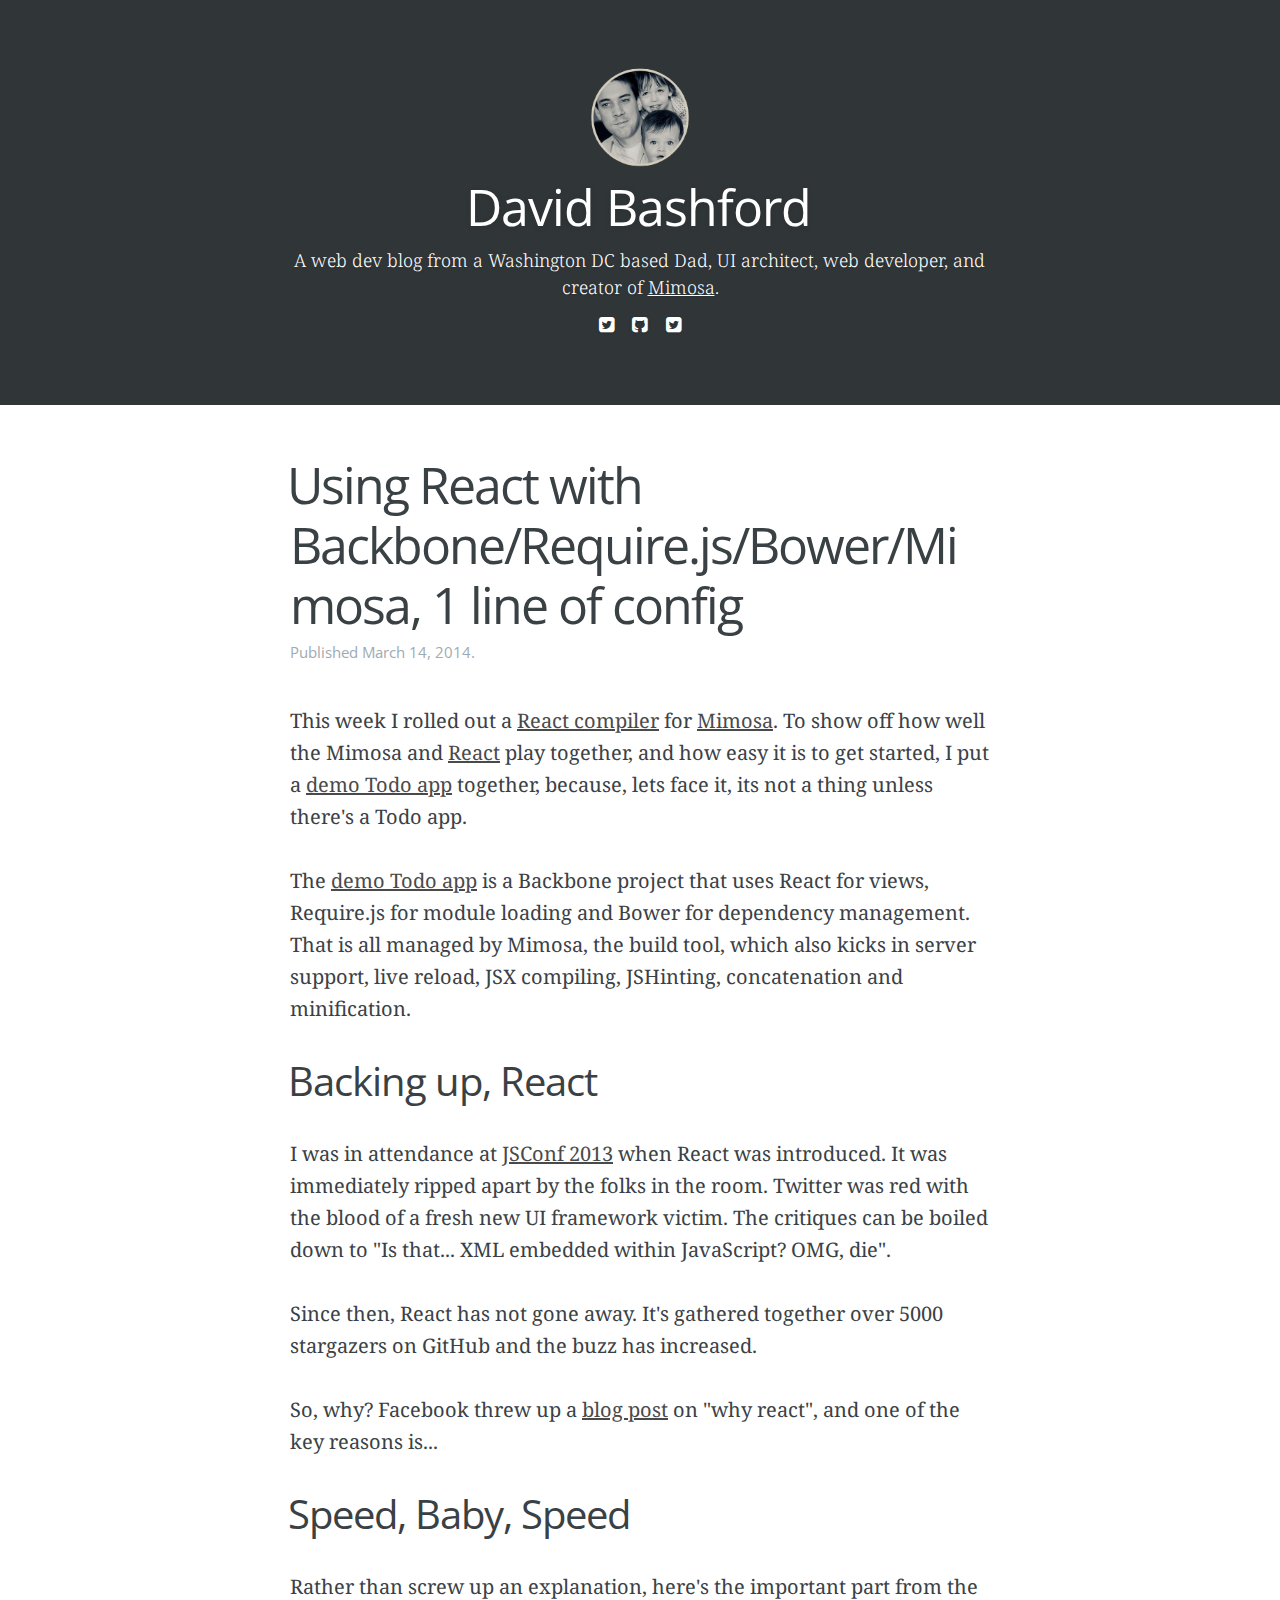
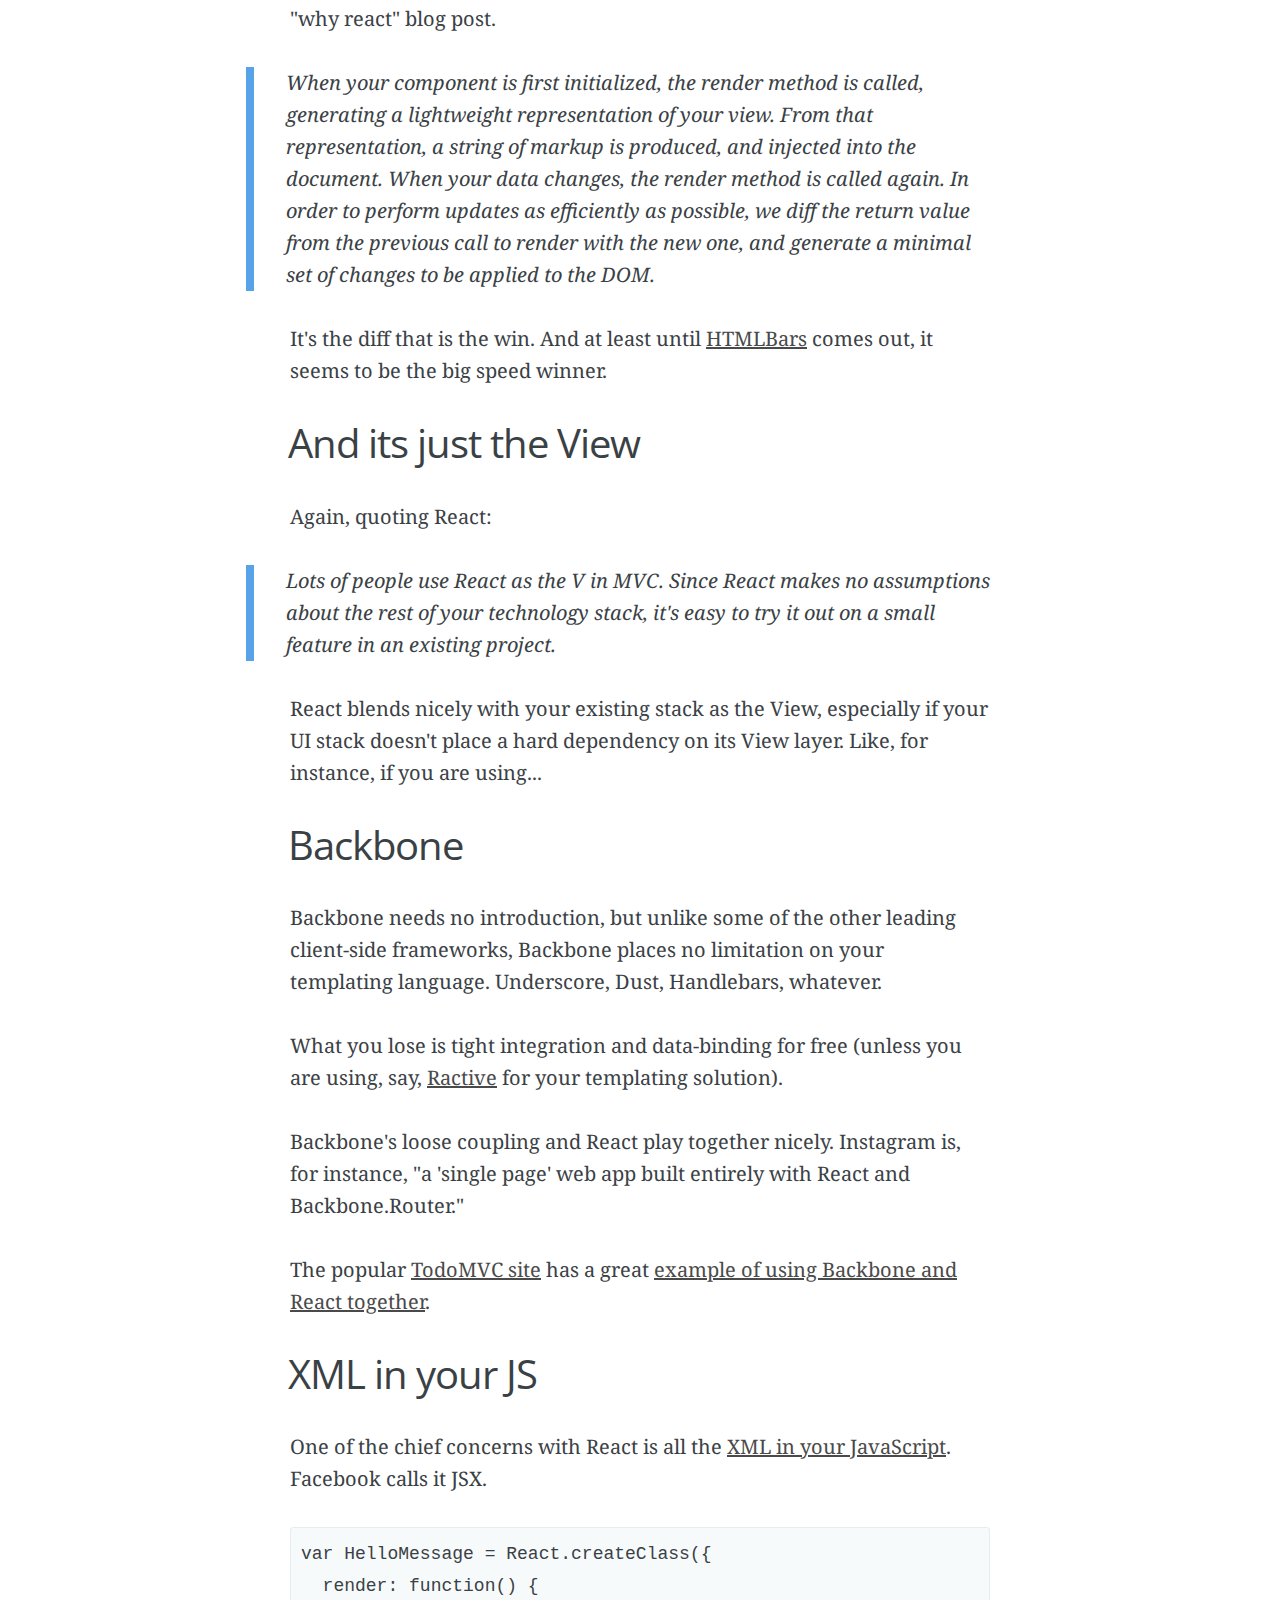
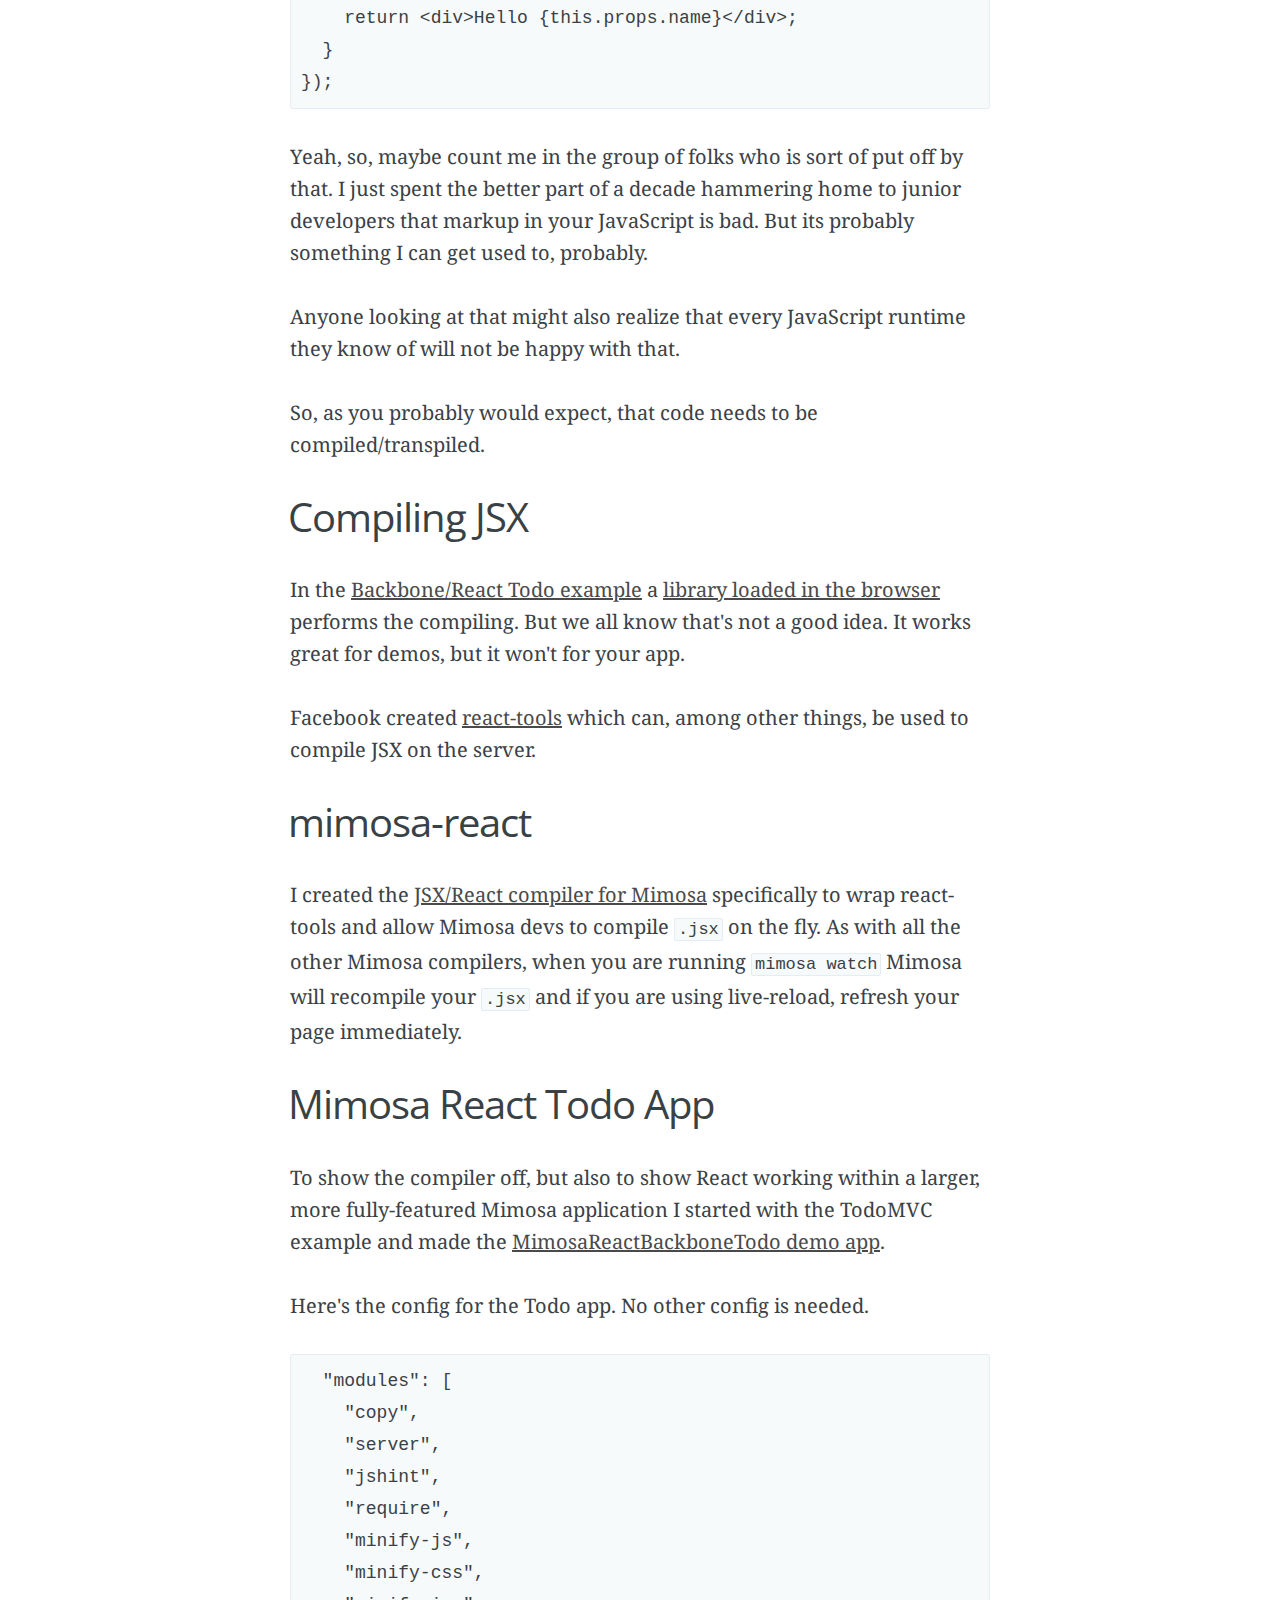
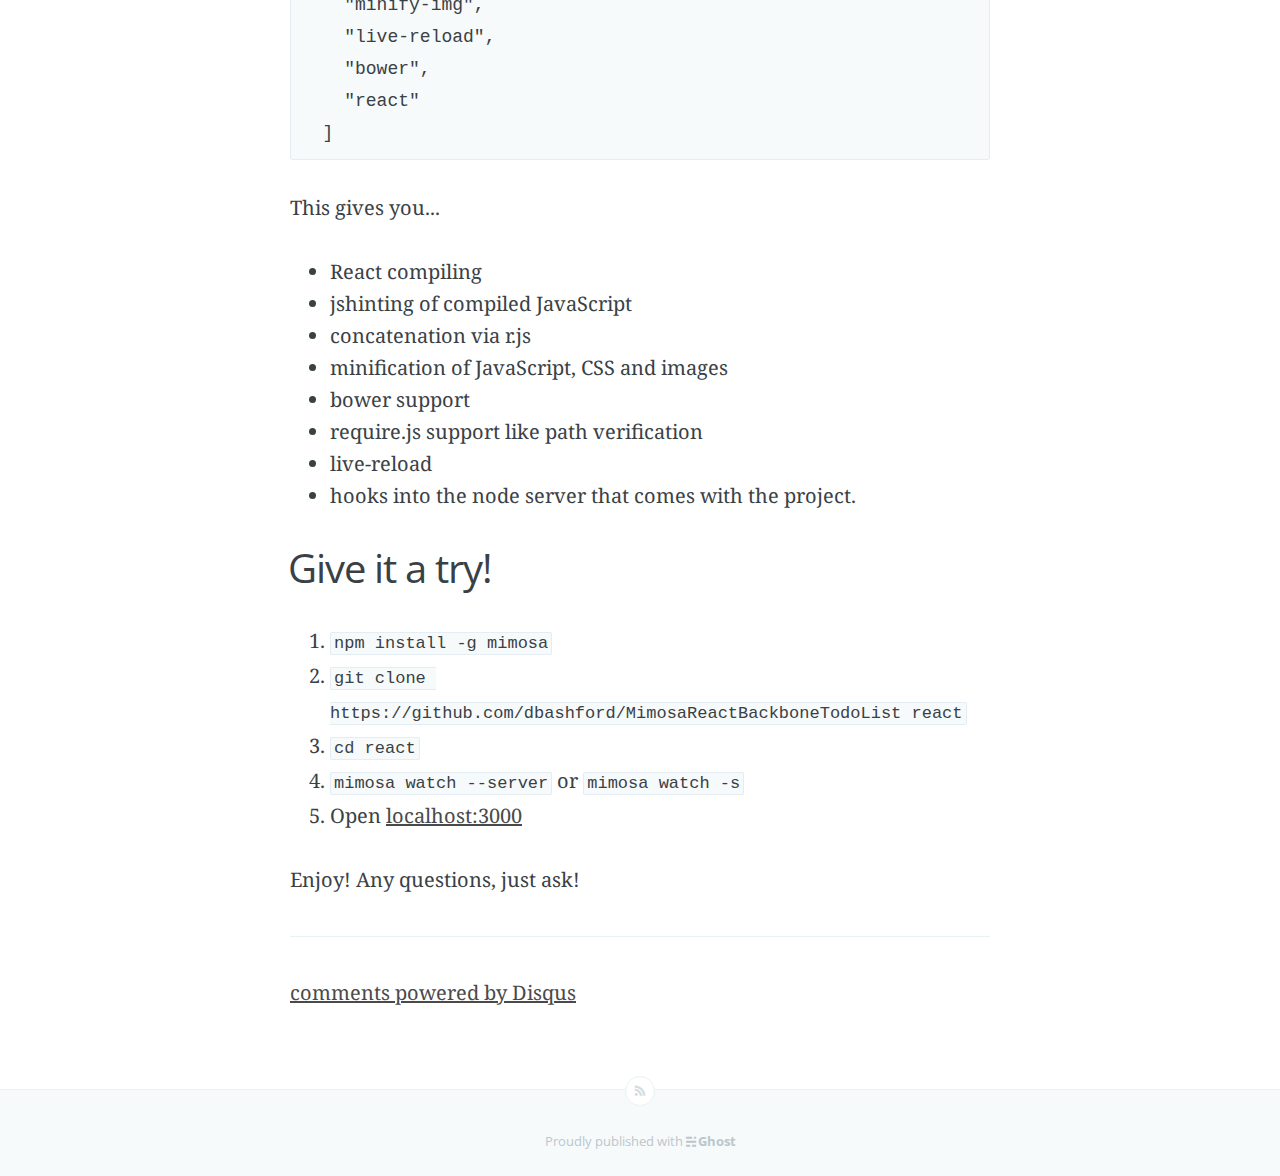
<file: using-react-with-backbonerequire-jsbowermimosa-1-line-of-config/index.html>
<!DOCTYPE html>
<html>
<head>
    
    <meta charset="utf-8" />
    <meta http-equiv="X-UA-Compatible" content="IE=edge" />

    
    <title>Using React with Backbone/Require.js/Bower/Mimosa, 1 line of config | DC-based web developer</title>
    <meta name="description" content="Washington DC based Dad, UI architect, web developer and open source enthusiast. Creator of Mimosa." />

    <meta name="HandheldFriendly" content="True" />
    <meta name="MobileOptimized" content="320" />
    <meta name="viewport" content="width=device-width, initial-scale=1.0" />

    <link rel="shortcut icon" href="../favicon.ico">

    
    <link rel="stylesheet" type="text/css" href="../assets/css/screen.css?v=f273766f7b" />
    <link rel="stylesheet" type="text/css" href="../assets/font-awesome-4.0.3/css/font-awesome.min.css?v=f273766f7b" />
    <link rel="stylesheet" type="text/css" href="http://fonts.googleapis.com/css?family=Noto+Serif:400,700,400italic|Open+Sans:700,400" />


    
    <meta name="generator" content="Ghost 0.4" />
<link rel="alternate" type="application/rss+xml" title="David Bashford" href="../rss/index.html">
<link rel="canonical" href="index.html" />
</head>
<body class="post-template">

    

    
    



    <header class="site-head" >

        
        <div class="vertical">
            <div class="site-head-content inner">
                <a class="blog-logo" href="../index.html"><img src="../content/images/2014/Jan/dbashford_avatar.png" alt="Blog Logo" /></a>
                <h1 class="blog-title">David Bashford</h1>
                <h2 class="blog-description">A web dev blog from a Washington DC based Dad, UI architect, web developer, and creator of <a href="http://mimosa.io">Mimosa</a>.</h2>
    	          <div class="blog-description"><a href="http://www.twitter.com/dkbashford/" style="text-decoration:none;"><i class="fa fa-twitter-square fa-fw"></i></a>&nbsp;&nbsp;<a href="https://github.com/dbashford"><i class="fa fa-github-square fa-fw"></i></a>&nbsp;&nbsp;<a href="http://www.twitter.com/mimosajs/" style="text-decoration:none;"><i class="fa fa-twitter-square fa-fw"></i></a>
            </div>
        </div>
    </header>

 
<main class="content" role="main">

    <article class="post">

        



        
        

            <h1 class="post-title">Using React with Backbone/Require.js/Bower/Mimosa, 1 line of config</h1>
            <span class="post-meta">Published <time datetime="2014-03-14">March 14, 2014</time>. </span>
            <section class="post-content">
                <p>This week I rolled out a <a href="https://github.com/dbashford/mimosa-react">React compiler</a> for <a href="http://mimosa.io">Mimosa</a>. To show off how well the Mimosa and <a href="https://github.com/facebook/react">React</a> play together, and how easy it is to get started, I put a <a href="https://github.com/dbashford/MimosaReactBackboneTodoList">demo Todo app</a> together, because, lets face it, its not a thing unless there's a Todo app.</p>

<p>The <a href="https://github.com/dbashford/MimosaReactBackboneTodoList">demo Todo app</a> is a Backbone project that uses React for views,  Require.js for module loading and Bower for dependency management. That is all managed by Mimosa, the build tool, which also kicks in server support, live reload, JSX compiling, JSHinting, concatenation and minification.</p>

<h2 id="backingupreact">Backing up, React</h2>

<p>I was in attendance at <a href="http://2013.jsconf.us/">JSConf 2013</a> when React was introduced.  It was immediately ripped apart by the folks in the room.  Twitter was red with the blood of a fresh new UI framework victim.  The critiques can be boiled down to "Is that... XML embedded within JavaScript? OMG, die".</p>

<p>Since then, React has not gone away.  It's gathered together over 5000 stargazers on GitHub and the buzz has increased.</p>

<p>So, why?  Facebook threw up a <a href="http://facebook.github.io/react/blog/2013/06/05/why-react.html">blog post</a> on "why react", and one of the key reasons is...</p>

<h2 id="speedbabyspeed">Speed, Baby, Speed</h2>

<p>Rather than screw up an explanation, here's the important part from the "why react" blog post.</p>

<blockquote>
  <p>When your component is first initialized, the render method is called, generating a lightweight representation of your view. From that representation, a string of markup is produced, and injected into the document. When your data changes, the render method is called again. In order to perform updates as efficiently as possible, we diff the return value from the previous call to render with the new one, and generate a minimal set of changes to be applied to the DOM.</p>
</blockquote>

<p>It's the diff that is the win.  And at least until <a href="https://github.com/tildeio/htmlbars">HTMLBars</a> comes out, it seems to be the big speed winner.</p>

<h2 id="anditsjusttheview">And its just the View</h2>

<p>Again, quoting React:</p>

<blockquote>
  <p>Lots of people use React as the V in MVC. Since React makes no assumptions about the rest of your technology stack, it's easy to try it out on a small feature in an existing project.</p>
</blockquote>

<p>React blends nicely with your existing stack as the View, especially if your UI stack doesn't place a hard dependency on its View layer. Like, for instance, if you are using...</p>

<h2 id="backbone">Backbone</h2>

<p>Backbone needs no introduction, but unlike some of the other leading client-side frameworks, Backbone places no limitation on your templating language. Underscore, Dust, Handlebars, whatever.</p>

<p>What you lose is tight integration and data-binding for free (unless you are using, say, <a href="http://www.ractivejs.org/">Ractive</a> for your templating solution).</p>

<p>Backbone's loose coupling and React play together nicely.  Instagram is, for instance, "a 'single page' web app built entirely with React and Backbone.Router."</p>

<p>The popular <a href="http://todomvc.com/">TodoMVC site</a> has a great <a href="http://todomvc.com/labs/architecture-examples/react-backbone/">example of using Backbone and React together</a>.</p>

<h2 id="xmlinyourjs">XML in your JS</h2>

<p>One of the chief concerns with React is all the <a href="http://facebook.github.io/react/docs/jsx-in-depth.html">XML in your JavaScript</a>.  Facebook calls it JSX.</p>

<pre><code>var HelloMessage = React.createClass({  
  render: function() {
    return &lt;div&gt;Hello {this.props.name}&lt;/div&gt;;
  }
});
</code></pre>

<p>Yeah, so, maybe count me in the group of folks who is sort of put off by that. I just spent the better part of a decade hammering home to junior developers that markup in your JavaScript is bad. But its probably something I can get used to, probably.</p>

<p>Anyone looking at that might also realize that every JavaScript runtime they know of will not be happy with that.</p>

<p>So, as you probably would expect, that code needs to be compiled/transpiled.</p>

<h2 id="compilingjsx">Compiling JSX</h2>

<p>In the <a href="http://todomvc.com/labs/architecture-examples/react-backbone/">Backbone/React Todo example</a> a <a href="http://todomvc.com/labs/architecture-examples/react-backbone/bower_components/react/JSXTransformer.js">library loaded in the browser</a> performs the compiling.  But we all know that's not a good idea.  It works great for demos, but it won't for your app.</p>

<p>Facebook created <a href="https://www.npmjs.org/package/react-tools">react-tools</a> which can, among other things, be used to compile JSX on the server.</p>

<h2 id="mimosareact">mimosa-react</h2>

<p>I created the <a href="https://github.com/dbashford/mimosa-react">JSX/React compiler for Mimosa</a> specifically to wrap react-tools and allow Mimosa devs to compile <code>.jsx</code> on the fly. As with all the other Mimosa compilers, when you are running <code>mimosa watch</code> Mimosa will recompile your <code>.jsx</code> and if you are using live-reload, refresh your page immediately.</p>

<h2 id="mimosareacttodoapp">Mimosa React Todo App</h2>

<p>To show the compiler off, but also to show React working within a larger, more fully-featured Mimosa application I started with the TodoMVC example and made the <a href="https://github.com/dbashford/MimosaReactBackboneTodoList">MimosaReactBackboneTodo demo app</a>.</p>

<p>Here's the config for the Todo app. No other config is needed.</p>

<pre><code>  "modules": [
    "copy",
    "server",
    "jshint",
    "require",
    "minify-js",
    "minify-css",
    "minify-img",
    "live-reload",
    "bower",
    "react"
  ]
</code></pre>

<p>This gives you...</p>

<ul>
<li>React compiling</li>
<li>jshinting of compiled JavaScript</li>
<li>concatenation via r.js</li>
<li>minification of JavaScript, CSS and images</li>
<li>bower support</li>
<li>require.js support like path verification</li>
<li>live-reload</li>
<li>hooks into the node server that comes with the project.</li>
</ul>

<h2 id="giveitatry">Give it a try!</h2>

<ol>
<li><code>npm install -g mimosa</code>  </li>
<li><code>git clone https://github.com/dbashford/MimosaReactBackboneTodoList react</code>  </li>
<li><code>cd react</code>  </li>
<li><code>mimosa watch --server</code> or <code>mimosa watch -s</code>  </li>
<li>Open <a href="http://localhost:3000">localhost:3000</a></li>
</ol>

<p>Enjoy!  Any questions, just ask!</p>
            </section>
            <footer class="post-footer">

            </footer>

        

        <div id="disqus_thread"></div>
         <script type="text/javascript">
             var disqus_shortname = 'dbashford'; // required: replace example with your forum shortname
             var disqus_identifier = '7'; // make sure to use the post.id as an identifier, otherwise disqus will use the pages url per default, which might be problematic...

             /* * * DON'T EDIT BELOW THIS LINE * * */
             (function() {
                 var dsq = document.createElement('script'); dsq.type = 'text/javascript'; dsq.async = true;
                 dsq.src = '//' + disqus_shortname + '.disqus.com/embed.js';
                 (document.getElementsByTagName('head')[0] || document.getElementsByTagName('body')[0]).appendChild(dsq);
             })();
         </script>
         <noscript>Please enable JavaScript to view the <a href="http://disqus.com/?ref_noscript">comments powered by Disqus.</a></noscript>
         <a href="http://disqus.com" class="dsq-brlink">comments powered by <span class="logo-disqus">Disqus</span></a>


    </article>

</main>


    <footer class="site-footer">
        <a class="subscribe icon-feed" href="../rss/index.html"><span class="tooltip">Subscribe!</span></a>
        <div class="inner">
             <section class="poweredby">Proudly published with <a class="icon-ghost" href="http://ghost.org">Ghost</a></section>
        </div>
    </footer>

    
    <script src="../shared/vendor/jquery/jquery.js?v=f273766f7b"></script>


    <script type="text/javascript" src="../assets/js/jquery-1.9.1.min.js?v=f273766f7b"></script>

    

    <script type="text/javascript" src="../assets/js/jquery.fitvids.js?v=f273766f7b"></script>
    <script type="text/javascript" src="../assets/js/index.js?v=f273766f7b"></script>

    <script type="text/javascript">

      var _gaq = _gaq || [];
      _gaq.push(['_setAccount', 'UA-47434157-1']);
      _gaq.push(['_trackPageview']);

      (function() {
        var ga = document.createElement('script'); ga.type = 'text/javascript'; ga.async = true;
        ga.src = ('https:' == document.location.protocol ? 'https://ssl' : 'http://www') + '.google-analytics.com/ga.js';
        var s = document.getElementsByTagName('script')[0]; s.parentNode.insertBefore(ga, s);
      })();

    </script>

</body>
</html>
</file>
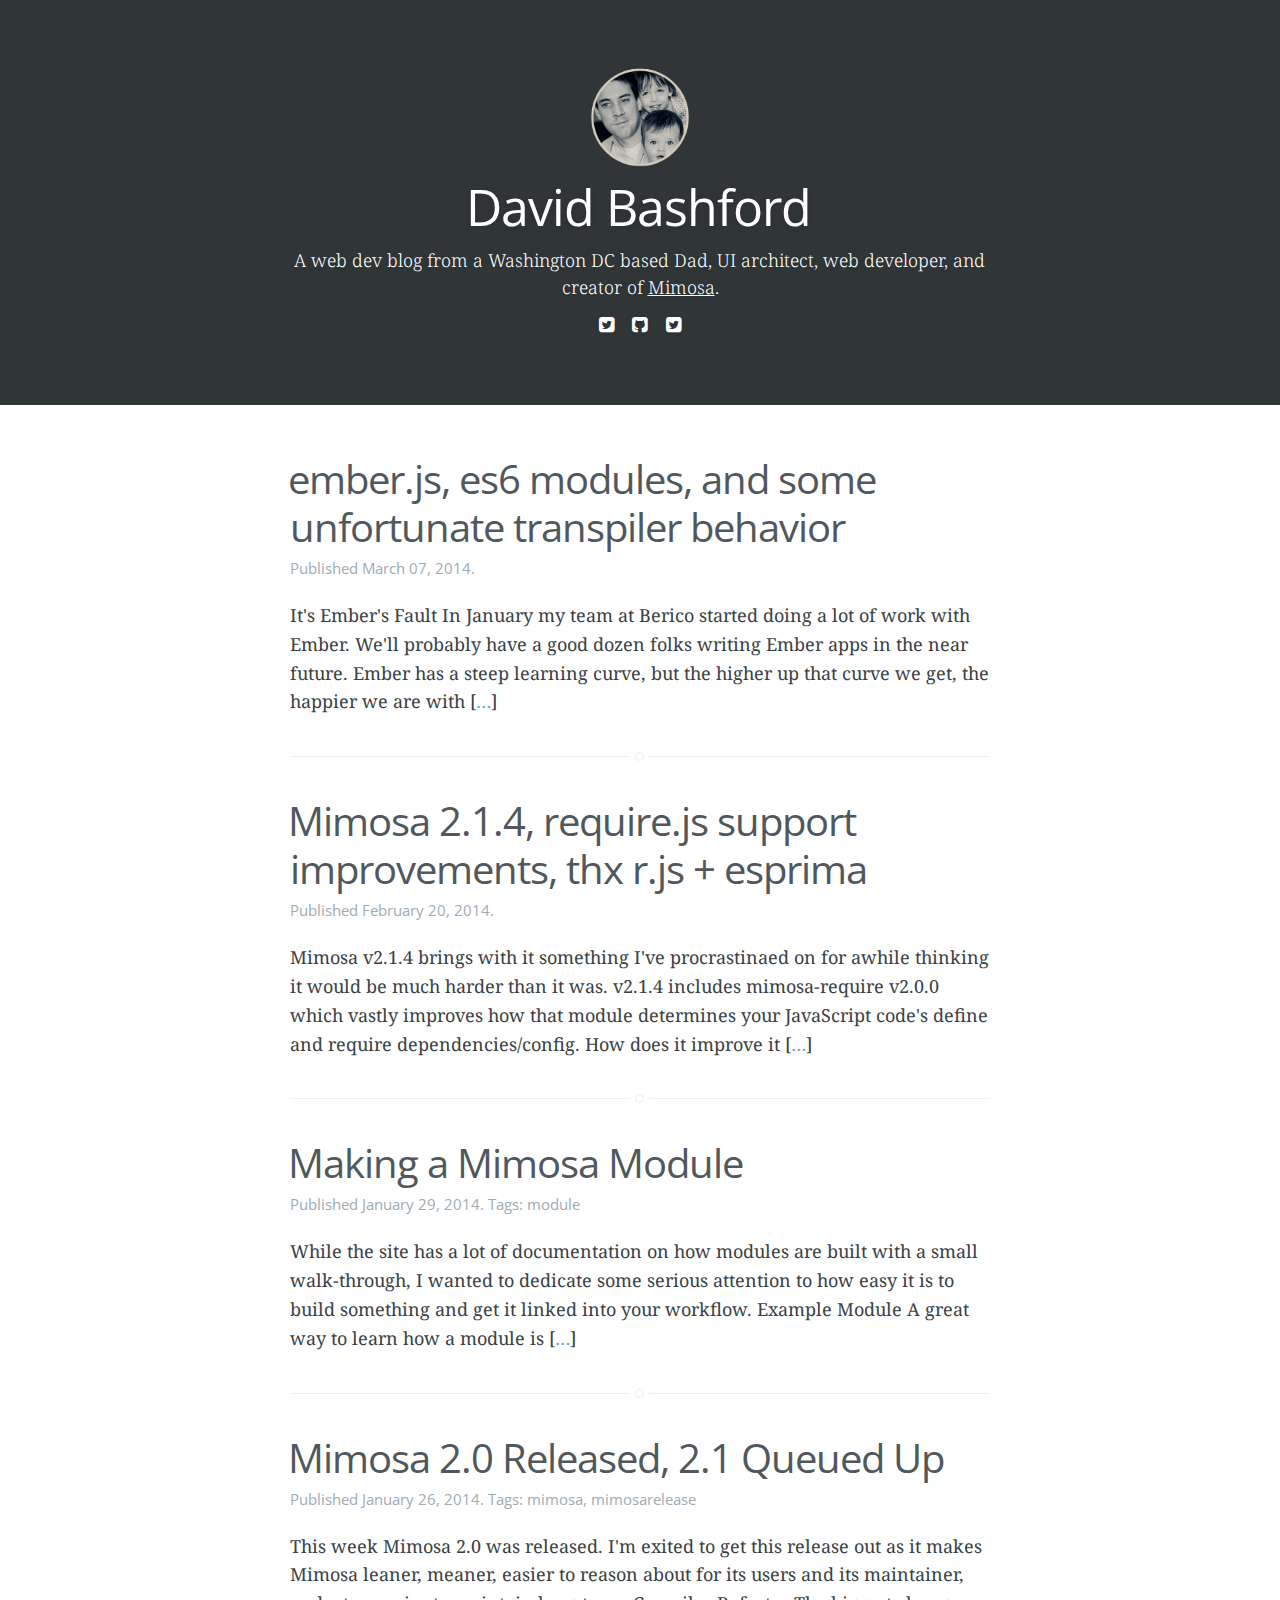
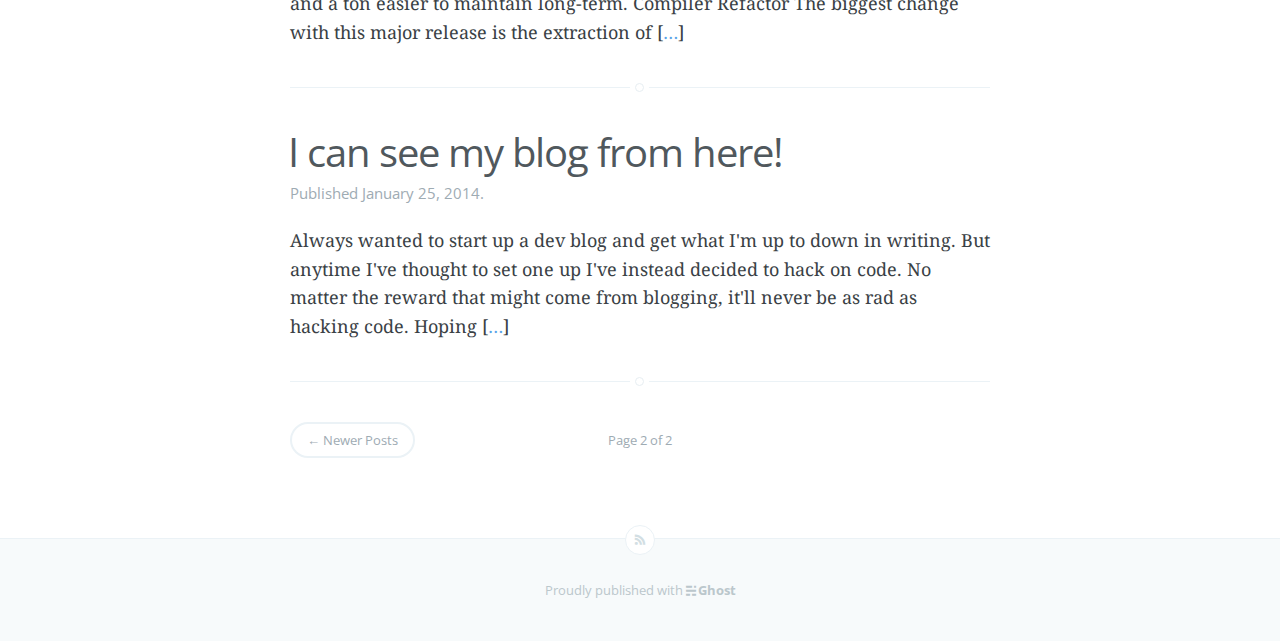
<file: page/2/index.html>
<!DOCTYPE html>
<html>
<head>
    
    <meta charset="utf-8" />
    <meta http-equiv="X-UA-Compatible" content="IE=edge" />

    
    <title>David Bashford | DC-based web developer</title>
    <meta name="description" content="Washington DC based Dad, UI architect, web developer and open source enthusiast. Creator of Mimosa." />

    <meta name="HandheldFriendly" content="True" />
    <meta name="MobileOptimized" content="320" />
    <meta name="viewport" content="width=device-width, initial-scale=1.0" />

    <link rel="shortcut icon" href="../../favicon.ico">

    
    <link rel="stylesheet" type="text/css" href="../../assets/css/screen.css?v=f273766f7b" />
    <link rel="stylesheet" type="text/css" href="../../assets/font-awesome-4.0.3/css/font-awesome.min.css?v=f273766f7b" />
    <link rel="stylesheet" type="text/css" href="http://fonts.googleapis.com/css?family=Noto+Serif:400,700,400italic|Open+Sans:700,400" />


    
    <meta name="generator" content="Ghost 0.4" />
<link rel="alternate" type="application/rss+xml" title="David Bashford" href="../../rss/index.html">
<link rel="canonical" href="index.html" />
</head>
<body class="archive-template">

    

    
    




<header class="site-head" >

    
    <div class="vertical">
        <div class="site-head-content inner">
            <a class="blog-logo" href="../../index.html"><img src="../../content/images/2014/Jan/dbashford_avatar.png" alt="Blog Logo" /></a>
            <h1 class="blog-title">David Bashford</h1>
            <h2 class="blog-description">A web dev blog from a Washington DC based Dad, UI architect, web developer, and creator of <a href="http://mimosa.io">Mimosa</a>.</h2>
	          <div class="blog-description"><a href="http://www.twitter.com/dkbashford/" style="text-decoration:none;"><i class="fa fa-twitter-square fa-fw"></i></a>&nbsp;&nbsp;<a href="https://github.com/dbashford"><i class="fa fa-github-square fa-fw"></i></a>&nbsp;&nbsp;<a href="http://www.twitter.com/mimosajs/" style="text-decoration:none;"><i class="fa fa-twitter-square fa-fw"></i></a>
        </div>
    </div>
</header>



<main class="content" role="main">

    
    

    <article class="post">
        <header class="post-header">
            <h2 class="post-title"><a href="../../ember-es6-modules-transpiler-and-an-amd-shim/index.html">ember.js, es6 modules, and some unfortunate transpiler behavior</a></h2>
            <span class="post-meta">Published <time datetime="2014-03-07">March 07, 2014</time>. </span>
        </header>
        <section class="post-excerpt">
            <p>It's Ember's Fault In January my team at Berico started doing a lot of work with Ember. We'll probably have a good dozen folks writing Ember apps in the near future. Ember has a steep learning curve, but the higher up that curve we get, the happier we are with [<a href="../../ember-es6-modules-transpiler-and-an-amd-shim/index.html" class="readMore">&hellip;</a>]</p>
        </section>
	</article>

    

    <article class="post">
        <header class="post-header">
            <h2 class="post-title"><a href="../../mimosa-2-1-4-require-js-support-improvements-thx-r-js-esprima/index.html">Mimosa 2.1.4, require.js support improvements, thx r.js + esprima</a></h2>
            <span class="post-meta">Published <time datetime="2014-02-20">February 20, 2014</time>. </span>
        </header>
        <section class="post-excerpt">
            <p>Mimosa v2.1.4 brings with it something I've procrastinaed on for awhile thinking it would be much harder than it was. v2.1.4 includes mimosa-require v2.0.0 which vastly improves how that module determines your JavaScript code's define and require dependencies/config.  How does it improve it [<a href="../../mimosa-2-1-4-require-js-support-improvements-thx-r-js-esprima/index.html" class="readMore">&hellip;</a>]</p>
        </section>
	</article>

    

    <article class="post tag-module">
        <header class="post-header">
            <h2 class="post-title"><a href="../../making-a-mimosa-module/index.html">Making a Mimosa Module</a></h2>
            <span class="post-meta">Published <time datetime="2014-01-29">January 29, 2014</time>. Tags: module</span>
        </header>
        <section class="post-excerpt">
            <p>While the site has a lot of documentation on how modules are built with a small walk-through, I wanted to dedicate some serious attention to how easy it is to build something and get it linked into your workflow. Example Module A great way to learn how a module is [<a href="../../making-a-mimosa-module/index.html" class="readMore">&hellip;</a>]</p>
        </section>
	</article>

    

    <article class="post tag-mimosa tag-mimosarelease">
        <header class="post-header">
            <h2 class="post-title"><a href="../../mimosa-2-0-released-2-1-queued-up/index.html">Mimosa 2.0 Released, 2.1 Queued Up</a></h2>
            <span class="post-meta">Published <time datetime="2014-01-26">January 26, 2014</time>. Tags: mimosa, mimosarelease</span>
        </header>
        <section class="post-excerpt">
            <p>This week Mimosa 2.0 was released. I'm exited to get this release out as it makes Mimosa leaner, meaner, easier to reason about for its users and its maintainer, and a ton easier to maintain long-term. Compiler Refactor The biggest change with this major release is the extraction of [<a href="../../mimosa-2-0-released-2-1-queued-up/index.html" class="readMore">&hellip;</a>]</p>
        </section>
	</article>

    

    <article class="post">
        <header class="post-header">
            <h2 class="post-title"><a href="../../i-can-see-my-blog-from-here/index.html">I can see my blog from here!</a></h2>
            <span class="post-meta">Published <time datetime="2014-01-25">January 25, 2014</time>. </span>
        </header>
        <section class="post-excerpt">
            <p>Always wanted to start up a dev blog and get what I'm up to down in writing. But anytime I've thought to set one up I've instead decided to hack on code. No matter the reward that might come from blogging, it'll never be as rad as hacking code. Hoping [<a href="../../i-can-see-my-blog-from-here/index.html" class="readMore">&hellip;</a>]</p>
        </section>
	</article>

    

    
    <nav class="pagination" role="navigation">
    
        <a class="newer-posts" href="../../index.html">&larr; Newer Posts</a>
    
    <span class="page-number">Page 2 of 2</span>
    
</nav>

</main>


    <footer class="site-footer">
        <a class="subscribe icon-feed" href="../../rss/index.html"><span class="tooltip">Subscribe!</span></a>
        <div class="inner">
             <section class="poweredby">Proudly published with <a class="icon-ghost" href="http://ghost.org">Ghost</a></section>
        </div>
    </footer>

    
    <script src="../../shared/vendor/jquery/jquery.js?v=f273766f7b"></script>


    <script type="text/javascript" src="../../assets/js/jquery-1.9.1.min.js?v=f273766f7b"></script>

    

    <script type="text/javascript" src="../../assets/js/jquery.fitvids.js?v=f273766f7b"></script>
    <script type="text/javascript" src="../../assets/js/index.js?v=f273766f7b"></script>

    <script type="text/javascript">

      var _gaq = _gaq || [];
      _gaq.push(['_setAccount', 'UA-47434157-1']);
      _gaq.push(['_trackPageview']);

      (function() {
        var ga = document.createElement('script'); ga.type = 'text/javascript'; ga.async = true;
        ga.src = ('https:' == document.location.protocol ? 'https://ssl' : 'http://www') + '.google-analytics.com/ga.js';
        var s = document.getElementsByTagName('script')[0]; s.parentNode.insertBefore(ga, s);
      })();

    </script>

</body>
</html>
</file>
<file: assets/css/screen.css>
/* ==========================================================================
   Table of Contents
   ========================================================================== */

/*

    0.  Includes
    1.  Icons
    2.  General
    3.  Utilities
    4.  General
    5.  Single Post
    6.  Third Party Elements
    7.  Pagination
    8.  Footer
    9.  Media Queries (Tablet)
    10. Media Queries (Mobile)
	11. Modifications Paul Bakker

 */

/* ==========================================================================
   0. Includes - Ground zero
   ========================================================================== */

@import url(normalize.css);


/* ==========================================================================
   1. Icons - Sets up the icon font and respective classes
   ========================================================================== */

/* Import the font file with the icons in it */
@font-face {
    font-family: 'icons';
    src:url('../fonts/icons.eot');
    src:url('../fonts/icons.eot?') format('embedded-opentype'),
        url('../fonts/icons.woff') format('woff'),
        url('../fonts/icons.ttf') format('truetype'),
        url('../fonts/icons.svg') format('svg');
    font-weight: normal;
    font-style: normal;
}

/* Apply these base styles to all icons */
.icon-ghost:before,
.icon-feed:before,
.icon-twitter:before,
.icon-google-plus:before,
.icon-facebook:before {
    font-family: 'icons';
    speak: none;
    font-style: normal;
    font-weight: normal;
    font-variant: normal;
    text-transform: none;
    line-height: 1;
    -webkit-font-smoothing: antialiased;
    text-decoration: none;
}

/* Each icon is created by inserting the corret character into the
   content of the :before pseudo element. Like a boss. */
.icon-ghost:before {
    content: "\e000";
}
.icon-feed:before {
    content: "\e001";
}
.icon-twitter:before {
    content: "\e002";
    font-size: 1.1em;
}
.icon-google-plus:before {
    content: "\e003";
}
.icon-facebook:before {
    content: "\e004";
}


/* ==========================================================================
   2. General - Setting up some base styles
   ========================================================================== */

html {
    height: 100%;
    max-height: 100%;
    font-size: 62.5%;
}

body {
    height: 100%;
    max-height: 100%;
    font-family: 'Noto Serif', serif;
    font-size: 2.0rem;
    line-height: 1.6em;
    color: #3A4145;
}

::-moz-selection {
    color: #222;
    background: #D6EDFF;
    text-shadow: none;
}

::selection {
    color: #222;
    background: #D6EDFF;
    text-shadow: none;
}

h1, h2, h3,
h4, h5, h6 {
    text-rendering: optimizeLegibility;
    line-height: 1;
    margin-top: 0;
    font-family: 'Open Sans', sans-serif;
}

h1 {
    font-size: 5rem;
    line-height: 1.2em;
    letter-spacing: -2px;
    text-indent: -3px;
}

h2 {
    font-size: 4rem;
    line-height: 1.2em;
    letter-spacing: -1px;
    text-indent: -2px;
	font-weight:normal;
}

h3 {
    font-size: 3.5rem;
}

h4 {
    font-size: 3rem;
}

h5 {
    font-size: 2.5rem;
}

h6 {
    font-size: 2rem;
}

a {
    color: #4a4a4a;
    transition: color ease 0.3s;
}

a:hover {
    color: #57A3E8;
}

h1 a, h2 a, h3 a,
h4 a, h5 a, h6 a {
    color: #50585D;
}


p, ul, ol, dl {
    margin: 1.6em 0;
}

ol ol, ul ul,
ul ol, ol ul {
    margin: 0.4em 0;
}

dl dt {
    float: left;
    width: 180px;
    overflow: hidden;
    clear: left;
    text-align: right;
    text-overflow: ellipsis;
    white-space: nowrap;
    font-weight: bold;
    margin-bottom: 1em
}

dl dd {
    margin-left: 200px;
    margin-bottom: 1em
}

hr {
    display: block;
    height: 1px;
    border: 0;
    border-top: 1px solid #efefef;
    margin: 3.2em 0;
    padding: 0;
}

blockquote {
    -moz-box-sizing: border-box;
    box-sizing: border-box;
    margin: 1.6em 0 1.6em -2.2em;
    padding: 0 0 0 1.6em;
    border-left: #57A3E8 0.4em solid;
}

blockquote p {
    margin: 0.8em 0;
    font-style: italic;
}

blockquote small {
    display: inline-block;
    margin: 0.8em 0 0.8em 1.5em;
    font-size:0.9em;
    color: #ccc;
}

blockquote small:before { content: '\2014 \00A0'; }

blockquote cite {
    font-weight:bold;
}

blockquote cite a { font-weight: normal; }

mark {
    background-color: #ffc336;
}

code, tt {
    padding: 1px 3px;
    font-family: Inconsolata, monospace, sans-serif;
    font-size: 0.85em;
    white-space: pre-wrap;
    border: 1px solid #E3EDF3;
    background: #F7FAFB;
    border-radius: 2px;
}

pre {
    -moz-box-sizing: border-box;
    box-sizing: border-box;
    margin: 1.6em 0;
    border: 1px solid #E3EDF3;
    width: 100%;
    padding: 10px;
    font-family: Inconsolata, monospace, sans-serif;
    font-size: 0.9em;
    white-space: pre;
    overflow: auto;
    background: #F7FAFB;
    border-radius: 3px;
}

pre code, tt {
    font-size: inherit;
    white-space: -moz-pre-wrap;
    white-space: pre-wrap;
    background: transparent;
    border: none;
    padding: 0;
}

kbd {
    display: inline-block;
    margin-bottom: 0.4em;
    padding: 1px 8px;
    border: #ccc 1px solid;
    color: #666;
    text-shadow: #fff 0 1px 0;
    font-size: 0.9em;
    font-weight: bold;
    background: #f4f4f4;
    border-radius: 4px;
    box-shadow:
        0 1px 0 rgba(0, 0, 0, 0.2),
        0 1px 0 0 #fff inset;
}

table {
    -moz-box-sizing: border-box;
    box-sizing: border-box;
    margin: 1.6em 0;
    width:100%;
    max-width: 100%;
    background-color: transparent;
}

table th,
table td {
    padding: 8px;
    line-height: 20px;
    text-align: left;
    vertical-align: top;
    border-top: 1px solid #efefef;
}

table th { color: #000; }

table caption + thead tr:first-child th,
table caption + thead tr:first-child td,
table colgroup + thead tr:first-child th,
table colgroup + thead tr:first-child td,
table thead:first-child tr:first-child th,
table thead:first-child tr:first-child td {
    border-top: 0;
}

table tbody + tbody { border-top: 2px solid #efefef; }

table table table { background-color: #fff; }

table tbody > tr:nth-child(odd) > td,
table tbody > tr:nth-child(odd) > th {
    background-color: #f6f6f6;
}

table.plain tbody > tr:nth-child(odd) > td,
table.plain tbody > tr:nth-child(odd) > th {
   background: transparent;
}

iframe, .fluid-width-video-wrapper {
    display: block;
    margin: 1.6em 0;
}

/* When a video is inside the fitvids wrapper, drop the
margin on the iframe, cause it breaks stuff. */
.fluid-width-video-wrapper iframe {
    margin: 0;
}


/* ==========================================================================
   3. Utilities - These things get used a lot
   ========================================================================== */

/* Hides shit */
.hidden {
    text-indent: -9999px;
    visibility: hidden;
    display: none;
}

/* Creates a responsive wrapper that makes our content scale nicely */
.inner {
    position: relative;
    width: 80%;
    max-width: 700px;
    margin: 0 auto;
}

/* Centres vertically yo. (IE8+) */
.vertical {
    display: table-cell;
    vertical-align: middle;
}


/* ==========================================================================
   4. General - The main styles for the the theme
   ========================================================================== */

/* Big cover image on the home page */
.site-head {
    position: relative;
    display: table;
    width: 100%;
    height: 45%;
    margin-bottom: 5rem;
    text-align: center;
    color: #fff;
    background: #303538 no-repeat center center;
    background-size: cover;
}

.blog-logo {
    text-decoration: none;
}

/* Yo-logo. Yolo-go. Upload one in ghost/settings/ */
.blog-logo img {
    display: block;
    max-height: 100px;
    width: auto;
    margin: 0 auto;
    line-height: 0;
}

/* The details of your blog. Defined in ghost/settings/ */
.blog-title {
    margin: 10px 0 10px 0;
    font-size: 5rem;
    letter-spacing: -1px;
    font-weight: normal;
    font-family: 'Open Sans', sans-serif;
    text-shadow: 0 1px 6px rgba(0,0,0,0.1);
}

.blog-description {
    margin: 0;
    font-size: 1.8rem;
    line-height: 1.5em;
    font-weight: 300;
    font-family: 'Noto Serif', serif;
    letter-spacing: 0;
    text-shadow: 0 1px 3px rgba(0,0,0,0.15);
}


/* Every post, on every page, gets this style on its <article> tag */
.post {
    position: relative;
    width:80%;
    max-width: 700px;
    margin: 4rem auto;
    padding-bottom: 4rem;
    border-bottom: #EBF2F6 1px solid;
    word-break: break-word;
    hyphens: auto;
}

/* Add a little circle in the middle of the border-bottom on our .post
   just for the lolz and stylepoints. */
.post:after {
    display: block;
    content: "";
    width: 7px;
    height: 7px;
    border: #E7EEF2 1px solid;
    position: absolute;
    bottom: -5px;
    left: 50%;
    margin-left: -5px;
    background: #fff;
    -webkit-border-radius: 100%;
    -moz-border-radius: 100%;
    border-radius: 100%;
    box-shadow: #fff 0 0 0 5px;
}

.post-title {
    margin:0;
	font-weight:normal;
}

.post-title a {
    text-decoration: none;
}

.post-excerpt p {
    margin: 1.2rem 0 0 0;
    font-size: 0.9em;
    line-height: 1.6em;
}

.post-meta {
    display: inline-block;
    margin: 0 0 5px 0;
    font-family: 'Open Sans', sans-serif;
    font-size: 1.5rem;
    color: #9EABB3;
}

.post-meta a {
    color: #9EABB3;
    text-decoration: none;
}

.post-meta a:hover {
    text-decoration: underline;
}

.user-meta {
    position: relative;
    padding: 0.3rem 40px 0 100px;
    min-height: 77px;
}

.user-image {
    position: absolute;
    top: 0;
    left: 0;
}

.user-name {
    display: block;
    font-weight: bold;
}

.user-bio {
    display: block;
    max-width: 440px;
    font-size: 1.4rem;
    line-height: 1.5em;
}

.publish-meta {
    position: absolute;
    top: 0;
    right: 0;
    padding: 4.3rem 0 4rem 0;
    text-align: right;
}

.publish-heading {
    display: block;
    font-weight: bold;
}

.publish-date {
    display: block;
    font-size: 1.4rem;
    line-height: 1.5em;
}

/* ==========================================================================
   5. Single Post - When you click on an individual post
   ========================================================================== */

/* Tweak the .post wrapper style */
.post-template .post {
    margin-top: 0;
    border-bottom: none;
    padding-bottom: 0;
}

/* Kill that stylish little circle that was on the border, too */
.post-template .post:after {
    display: none;
}

/* Insert some mad padding up in the header for better spacing */
.post-template .post-header {
    padding: 60px 0;
    text-align: center;
}

.post-template .blog-title {
    display: inline-block;
}

/* Keep large images within the bounds of the post-width */
.post-content img {
    display: block;
    max-width: 100%;
    margin: 0 auto;
    height: auto;
}

/* The author credit area after the post */
.post-footer {
    position: relative;
    margin: 4rem 0 0 0;
    padding: 4rem 0 0 0;
    border-top: #EBF2F6 1px solid;
}

.post-footer h4 {
    font-size: 1.8rem;
    margin: 0;
}

.post-footer p {
    margin: 1rem 0;
    font-size: 1.4rem;
    line-height: 1.6em;
}

/* Create some space to the right for the share links */
.post-footer .author {
    margin-right: 180px;
}

/* Drop the share links in the space to the right.
   Doing it like this means it's easier for the author bio
   to be flexible at smaller screen sizes while the share
   links remain at a fixed width the whole time */
.post-footer .share {
    position: absolute;
    top: 4rem;
    right: 0;
    width: 140px;
}

.post-footer .share a {
    font-size: 1.8rem;
    display: inline-block;
    margin: 1.4rem 1.6rem 1.6rem 0;
    color: #BBC7CC;
    text-decoration: none;
}

.post-footer .share a:hover {
    color: #50585D;
}


/* ==========================================================================
   6. Third Party Elements - Embeds from other services
   ========================================================================== */

/* Github */

.gist table {
    margin: 0;
    font-size: 1.4rem;
}

.gist .line-number {
    min-width: 25px;
    font-size: 1.1rem;
}


/* ==========================================================================
   7. Pagination - Tools to let you flick between pages
   ========================================================================== */

/* The main wrapper for our pagination links */
.pagination {
    position: relative;
    width: 80%;
    max-width: 700px;
    margin: 4rem auto;
    font-family: 'Open Sans', sans-serif;
    font-size: 1.3rem;
    color: #9EABB3;
    text-align: center;
}

.pagination a {
    color: #9EABB3;
}

/* Push the previous/next links out to the left/right */
.older-posts,
.newer-posts {
    position: absolute;
    display: inline-block;
    padding: 0 15px;
    border: #EBF2F6 2px solid;
    text-decoration: none;
    border-radius: 30px;
    transition: border ease 0.3s;
}

.older-posts {
    right: 0;
}

.page-number {
    display: inline-block;
    padding: 2px 0;
}

.newer-posts {
    left: 0;
}

.older-posts:hover,
.newer-posts:hover {
    border-color: #9EABB3;
}


/* ==========================================================================
   8. Footer - The bottom of every page
   ========================================================================== */

.site-footer {
    position: relative;
    margin: 8rem 0 0 0;
    padding: 4rem 0;
    border-top: #EBF2F6 1px solid;
    font-family: 'Open Sans', sans-serif;
    font-size: 1.3rem;
    line-height: 1.7em;
    color: #BBC7CC;
    text-align: center;
    background: #F7FAFB;
}

.site-footer a {
    color: #BBC7CC;
    text-decoration: underline;
}

.site-footer a:hover {
    color: #50585D;
}

.poweredby .icon-ghost {
    font-weight: 700;
    text-decoration: none;
}

.poweredby .icon-ghost:hover {
    text-decoration: none;
}

.poweredby .icon-ghost:before {
    font-size: 1rem;
    margin-right: 0.2em;
}

/* The subscribe icon on the footer */
.subscribe {
    width: 28px;
    height: 28px;
    position: absolute;
    top: -14px;
    left: 50%;
    margin-left: -15px;
    border: #EBF2F6 1px solid;
    text-align: center;
    line-height: 2.4rem;
    border-radius: 50px;
    background: #fff;
    transition: box-shadow 0.5s;
}

/* The RSS icon, inserted via icon font */
.subscribe:before {
    color: #D2DEE3;
    font-size: 10px;
    position: absolute;
    top: 9px;
    left: 9px;
    font-weight: bold;
    transition: color 0.5s ease;
}

/* Add a box shadow to on hover */
.subscribe:hover {
    box-shadow: rgba(0,0,0,0.05) 0 0 0 3px;
    transition: box-shadow 0.25s;
}

.subscribe:hover:before {
    color: #50585D;
}

/* CSS tooltip saying "Subscribe!" - initially hidden */
.tooltip {
    opacity:0;
    display: inline-block;
    padding: 4px 8px 5px 8px;
    position:absolute;
    top: -23px;
    left: -21px;
    color: rgba(255,255,255,0.9);
    font-size: 1.1rem;
    line-height: 1em;
    text-align: center;
    background: #50585D;
    border-radius:20px;
    box-shadow: 0 1px 4px rgba(0,0,0,0.1);
    transition: opacity 0.3s ease, top 0.3s ease;
}

/* The little chiclet arrow under the tooltip, pointing down */
.tooltip:after {
    content:"";
    border-width:5px 5px 0 5px;
    border-style:solid;
    border-color: #50585D transparent;
    display:block;
    position:absolute;
    bottom:-4px;
    left:50%;
    margin-left:-5px;
    z-index: 220;
    width:0;
}

/* On hover, show the tooltip! */
.subscribe:hover .tooltip {
    opacity: 1;
    top: -33px;
}


/* ==========================================================================
   9. Media Queries - Smaller than 900px
   ========================================================================== */

@media only screen and (max-width: 900px) {

    blockquote {
        margin-left: 0;
    }

    .site-head {
        -webkit-box-sizing: border-box;
        -moz-box-sizing: border-box;
        box-sizing: border-box;
        height: auto;
        min-height: 240px;
        padding: 15% 0;
    }

    .blog-title {
        font-size: 4rem;
        letter-spacing: -1px;
    }

    .blog-description {
        font-size: 1.7rem;
        line-height: 1.5em;
    }

    .post {
        font-size: 0.9em;
        line-height: 1.6em;
    }

    .post-template .post {
        padding-bottom: 1rem;
    }

    .post-template .post-header {
        padding: 40px 0;
    }

    h1 {
        font-size: 4.8rem;
        text-indent: -2px;
    }

    h2 {
        font-size: 3.8rem;
    }

    h3 {
        font-size: 3.3rem;
    }

    h4 {
        font-size: 2.8rem;
    }

}

/* ==========================================================================
   10. Media Queries - Smaller than 500px
   ========================================================================== */


@media only screen and (max-width: 500px) {

    .blog-logo img {
        max-height: 80px;
    }

    .inner,
    .pagination {
        width: auto;
        margin-left: 16px;
        margin-right: 16px;
    }

    .post {
        width:auto;
        margin-left: 16px;
        margin-right: 16px;
        font-size: 0.8em;
        line-height: 1.6em;
    }

    .site-head {
        padding: 10% 0;
    }

    .blog-title {
        font-size: 3rem;
    }

    .blog-description {
        font-size: 1.5rem;
    }


    h1, h2 {
        font-size: 3rem;
        line-height: 1.1em;
        letter-spacing: -1px;
    }

    h3 {
        font-size: 2.8rem;
    }

    h4 {
        font-size: 2.3rem;
    }

    .post-template .post {
        padding-bottom: 0;
    }

    .post-template .post-header {
        padding: 30px 0;
    }

    .post-meta {
        font-size: 1.3rem;
    }

    .post-footer {
        padding: 4rem 0;
        text-align: center;
    }

    .post-footer .author {
        margin: 0 0 2rem 0;
        padding: 0 0 1.6rem 0;
        border-bottom: #EBF2F6 1px dashed;
    }

    .post-footer .share {
        position: static;
        width: auto;
    }

    .post-footer .share a {
        margin: 1.4rem 0.8rem 0 0.8rem;
    }

    .older-posts,
    .newer-posts {
        position: static;
        margin: 10px 0;
    }

    .page-number {
        display: block;
    }

    .site-footer {
        margin-top: 6rem;
        font-size: 1.1rem;
    }

}

/* ==========================================================================
   11. Custom - Custom modifications Paul Bakker
   ========================================================================== */

/* Menu to static files */

.readMore {
text-decoration:none;
color: #57A3E8;
}

.blog-description a {
    color: #FFF;
}

.blog-description a:hover {
    color: #57A3E8;
}

div.blog-description {
	margin-top:10px;
}
.post-meta-in-header {
	color:#FFF;
}

.site-head-pages {
    position: relative;
    display: table;
    width: 100%;
    height: 50%;
    margin-bottom: 5rem;
    text-align: center;
    color: #fff;
    background: #303538 no-repeat center center;
    background-size: cover;
}
@media only screen and (max-width: 900px) {

	.post-meta-in-header {
		font-size: 1.5rem;
        line-height: 1.3em;
	}

}
@media only screen and (max-width: 500px) {

	.post-meta-in-header {
		font-size: 1.5rem;
        line-height: 1.3em;
	}

	.site-head-pages {
        padding: 10% 0;
    }

}


/* ==========================================================================
   End of file. Media queries should be the last thing here. Do not add stuff
   below this point, or it will probably fuck everything up.
   ========================================================================== */
</file>
